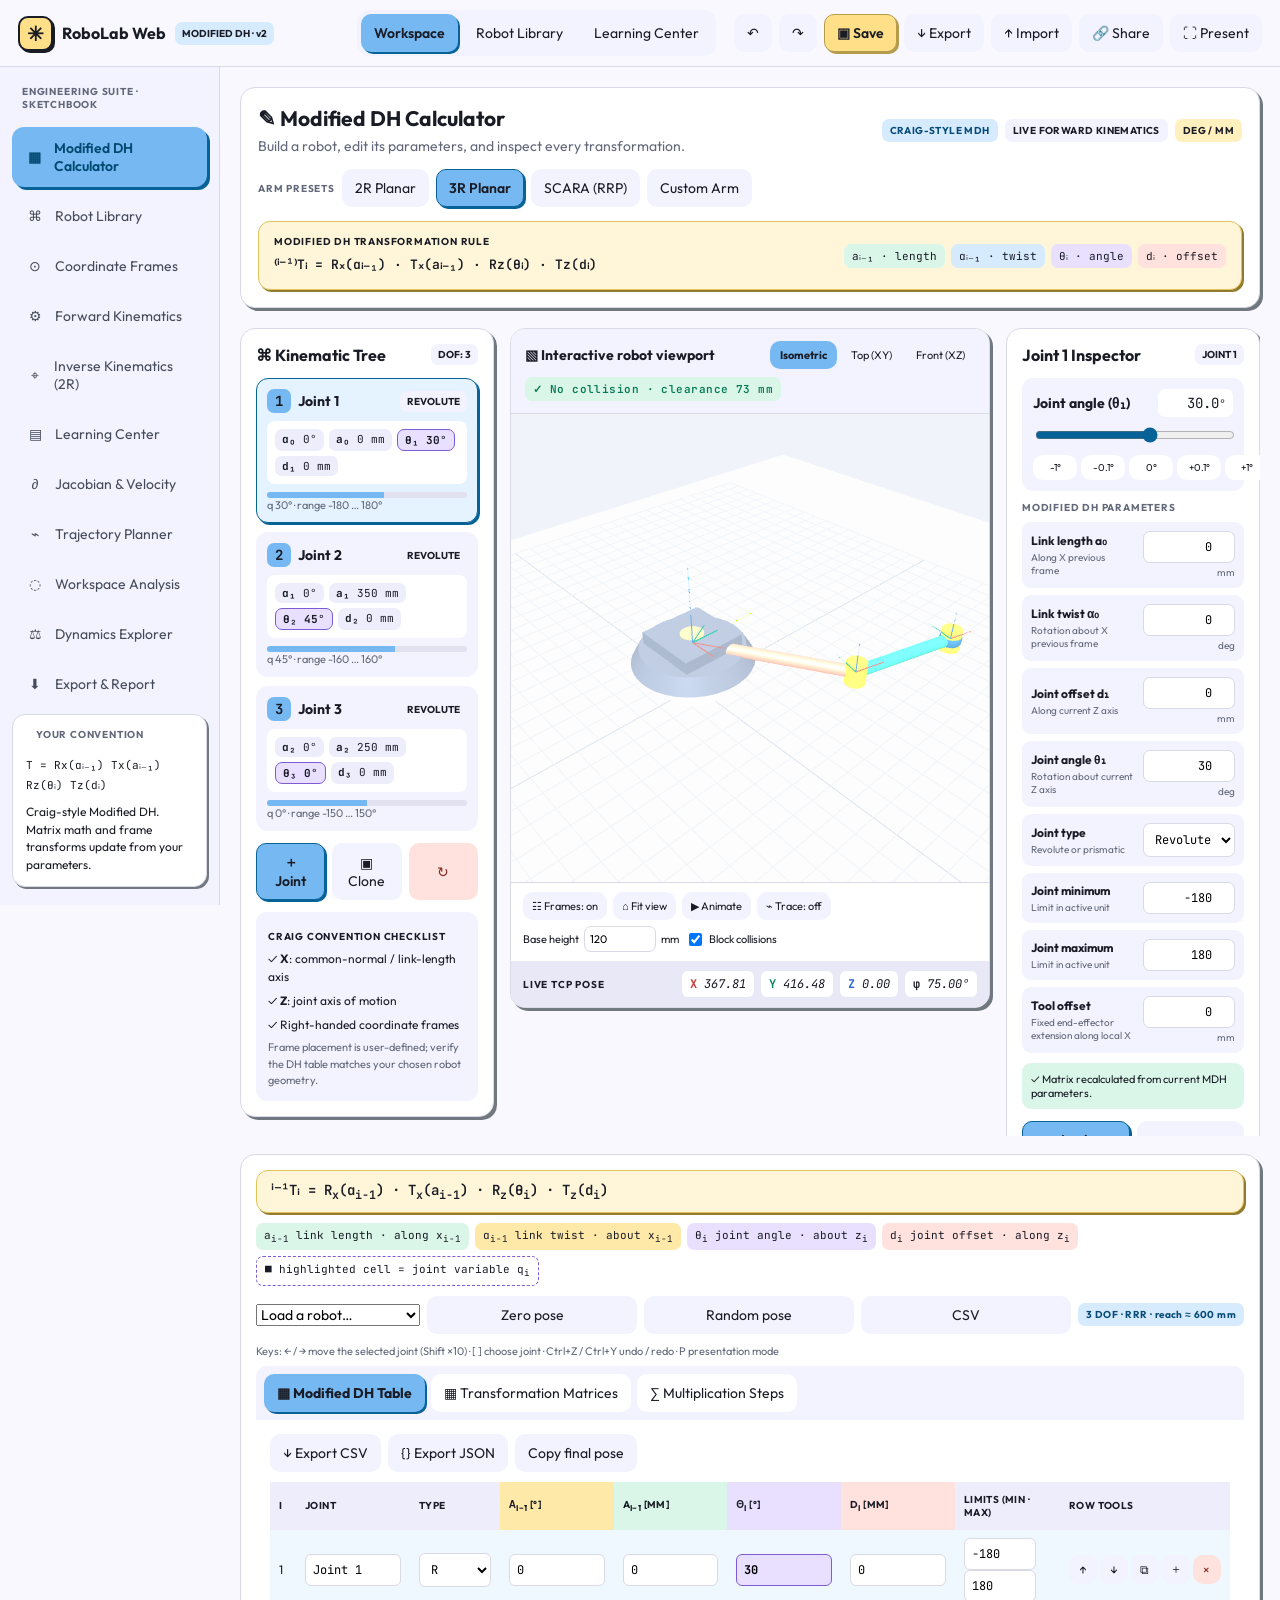
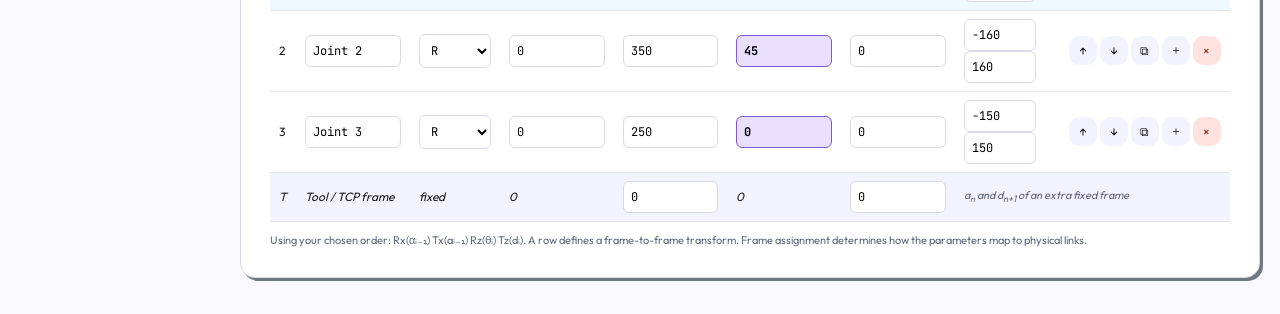
<file: index.html>
<!doctype html>
<html lang="en">
<head>
<meta charset="utf-8"><meta name="viewport" content="width=device-width,initial-scale=1">
<title>RoboLab Web</title>
<link rel="preconnect" href="https://fonts.googleapis.com"><link rel="preconnect" href="https://fonts.gstatic.com" crossorigin>
<link href="https://fonts.googleapis.com/css2?family=Outfit:wght@400;500;600;700&family=JetBrains+Mono:wght@400;500;600&display=swap" rel="stylesheet">
<style>
:root{--paper:#faf8ff;--white:#fff;--panel:#f3f2ff;--panel2:#ededfb;--ink:#191b25;--muted:#626879;--line:#d9d9e7;--blue:#76b9f2;--blue-dark:#076397;--coral:#ff8e80;--yellow:#ffe089;--mint:#a8e6cf;--lav:#c8b6f6;--shadow:3px 3px 0 #717880;--mono:'JetBrains Mono',monospace;--sans:'Outfit',sans-serif}
*{box-sizing:border-box}body{margin:0;background:var(--paper);color:var(--ink);font-family:var(--sans);font-size:14px}button,input,select{font:inherit}button{cursor:pointer;border:1px solid transparent;border-radius:10px;padding:9px 12px;background:var(--white);color:var(--ink);transition:.15s}button:hover{filter:brightness(.98);transform:translateY(-1px)}button:focus-visible,input:focus-visible,select:focus-visible{outline:3px solid #76b9f2aa;outline-offset:1px}.primary{background:var(--blue);border-color:var(--blue-dark);box-shadow:2px 2px 0 var(--blue-dark);font-weight:600}.gold{background:var(--yellow);border-color:#b59b4c;box-shadow:2px 2px 0 #b59b4c;font-weight:600}.soft{background:var(--panel)}.danger{background:#ffe2dd;color:#852b21}.mono{font-family:var(--mono);font-variant-numeric:tabular-nums}.muted{color:var(--muted)}.tiny{font-size:11px}.caps{font-size:10px;letter-spacing:.08em;text-transform:uppercase;font-weight:700}.appbar{position:sticky;top:0;z-index:10;display:flex;align-items:center;gap:18px;padding:10px 18px;background:#faf8ffed;backdrop-filter:blur(12px);border-bottom:1px solid var(--line);min-height:62px}.brand{display:flex;align-items:center;gap:9px;font-weight:700;font-size:16px;white-space:nowrap}.logo{display:grid;place-items:center;width:35px;height:35px;border:2px solid var(--ink);border-radius:10px;background:var(--yellow);box-shadow:2px 2px 0 var(--ink);font-size:20px}.tag{font-size:10px;background:#d7ebff;padding:5px 7px;border-radius:7px;font-weight:700}.topnav{display:flex;gap:5px;margin-left:auto;background:var(--panel);padding:4px;border-radius:12px}.topnav button{background:transparent}.topnav button.active{background:var(--blue);box-shadow:2px 2px 0 var(--blue-dark);font-weight:600}.shell{display:grid;grid-template-columns:220px minmax(0,1fr);min-height:calc(100vh - 62px)}aside{padding:18px 12px;background:#f3f2ff;border-right:1px solid var(--line);display:flex;flex-direction:column;gap:8px}aside .caps{padding:0 10px 8px;color:var(--muted)}.navitem{display:flex;gap:10px;align-items:center;text-align:left;background:transparent;padding:11px 12px;border-radius:12px;color:#454b5a;width:100%}.navitem.active{background:var(--blue);color:#004971;box-shadow:3px 3px 0 var(--blue-dark);font-weight:600}.navicon{width:20px;text-align:center}.aside-note{margin-top:auto;background:var(--white);border:1px solid var(--line);border-radius:13px;padding:13px;box-shadow:2px 2px 0 #717880}.aside-note p{margin:8px 0 0;line-height:1.45;font-size:12px}.content{padding:20px;min-width:0;max-width:1800px;width:100%;margin:auto}.hero,.panel{background:var(--white);border:1px solid var(--line);border-radius:15px;box-shadow:var(--shadow)}.hero{padding:17px;margin-bottom:20px}.hero-top{display:flex;align-items:center;justify-content:space-between;gap:12px;flex-wrap:wrap}.hero h1{font-size:21px;margin:0 0 6px}.pills{display:flex;gap:7px;flex-wrap:wrap;align-items:center}.pill{font-size:10px;letter-spacing:.04em;font-weight:700;border-radius:7px;padding:5px 8px;background:var(--panel)}.pill.blue{background:#d7ebff;color:#064b76}.pill.yellow{background:#fff0bd}.formula{display:flex;justify-content:space-between;gap:16px;align-items:center;flex-wrap:wrap;background:#fff6d9;border:1px solid #e0c35d;box-shadow:2px 2px 0 #927a2f;border-radius:12px;padding:13px 15px;margin-top:14px}.formula code{font-family:var(--mono);font-size:13px;font-weight:600;line-height:1.8}.legend{display:flex;gap:6px;flex-wrap:wrap}.legend span{font-size:11px;padding:5px 8px;border-radius:7px;font-family:var(--mono)}.legend .a{background:#d9f6e8}.legend .al{background:#d7ebff}.legend .d{background:#ffe1dd}.legend .th{background:#e9e0ff}.workspace{display:grid;grid-template-columns:minmax(220px, .82fr) minmax(360px,1.55fr) minmax(230px,.82fr);gap:16px;align-items:start}.panel{padding:15px;min-width:0;margin-bottom:16px}.panel-head{display:flex;align-items:center;justify-content:space-between;gap:10px;margin-bottom:13px}.panel h2{font-size:16px;margin:0}.panel h3{font-size:13px;margin:0}.badge{font-size:10px;padding:4px 7px;border-radius:7px;background:var(--panel);font-weight:700}.joint-list{display:flex;flex-direction:column;gap:9px}.joint-card{background:var(--panel);border:1px solid transparent;border-radius:12px;padding:10px;cursor:pointer}.joint-card.selected{background:#e5f2ff;border-color:var(--blue-dark);box-shadow:2px 2px 0 var(--blue-dark)}.joint-card .row{display:flex;justify-content:space-between;align-items:center;gap:6px;margin-bottom:8px}.joint-number{display:inline-grid;place-items:center;width:24px;height:24px;border-radius:7px;background:var(--blue);font-family:var(--mono);font-weight:700}.joint-meta{display:grid;grid-template-columns:1fr 1fr;gap:5px;background:#fff;border-radius:8px;padding:8px;font-family:var(--mono);font-size:10px}.button-row{display:flex;gap:7px;margin-top:12px;flex-wrap:wrap}.button-row button{flex:1}.checklist{background:var(--panel);border-radius:11px;padding:12px;margin-top:12px;font-size:12px;line-height:1.55}.checklist div{margin-top:5px}.check{color:#087a58;font-weight:700}.viewport-panel{padding:0;overflow:hidden}.viewport-head{padding:12px 14px;background:var(--panel);border-bottom:1px solid var(--line);display:flex;justify-content:space-between;align-items:center;gap:8px;flex-wrap:wrap}.view-tabs{display:flex;gap:4px}.view-tabs button{padding:6px 9px;font-size:11px;background:transparent}.view-tabs button.active{background:var(--blue);font-weight:700}.canvas{height:390px;position:relative;background:#fffefa;background-image:radial-gradient(#d9d9e7 1px,transparent 1px);background-size:20px 20px;overflow:hidden}.canvas svg{width:100%;height:100%;display:block}.viewport-tools{display:flex;gap:6px;flex-wrap:wrap;padding:9px 12px;background:#fff;border-top:1px solid var(--line)}.viewport-tools button{font-size:11px;padding:6px 8px;background:var(--panel)}.posebar{display:flex;align-items:center;justify-content:space-between;gap:8px;flex-wrap:wrap;padding:10px 12px;background:#e8e8f7}.pose-values{display:flex;gap:7px;flex-wrap:wrap;font-family:var(--mono);font-size:12px}.pose-values span{background:#fff;padding:5px 8px;border-radius:6px}.inspector-block{background:var(--panel);padding:11px;border-radius:11px;margin-bottom:10px}.field-head{display:flex;justify-content:space-between;align-items:center;gap:8px;margin-bottom:8px}.value{font-family:var(--mono);background:white;padding:5px 7px;border-radius:7px;min-width:75px;text-align:right}.range{width:100%;accent-color:var(--blue-dark)}.nudge{display:flex;gap:4px;margin-top:8px}.nudge button{flex:1;padding:5px 2px;font-size:10px;background:white}.param-field{display:grid;grid-template-columns:1fr 92px;gap:8px;align-items:center;padding:9px;background:var(--panel);border-radius:9px;margin-top:7px}.param-field label{font-size:12px}.param-field small{display:block;color:var(--muted);font-size:10px;margin-top:3px}.param-field input,.param-field select{width:100%;min-width:0;border:1px solid var(--line);border-radius:7px;background:white;padding:7px;font-family:var(--mono);font-size:12px;text-align:right}.status{font-size:11px;background:#d9f6e8;padding:9px;border-radius:9px;margin-top:10px}.lower{margin-top:18px}.tabbar{display:flex;gap:6px;flex-wrap:wrap;background:var(--panel);padding:8px;border-radius:11px 11px 0 0}.tabbar button.active{background:var(--blue);box-shadow:2px 2px 0 var(--blue-dark);font-weight:700}.tabcontent{padding:14px;overflow:auto}.table-wrap{overflow:auto}table{border-collapse:collapse;width:100%;min-width:760px;font-size:12px}th{background:var(--panel);text-align:left;font-size:10px;text-transform:uppercase;letter-spacing:.04em;padding:11px 9px}td{padding:8px 9px;border-bottom:1px solid #e4e5ee}tbody tr.selected{background:#eff7ff}td input,td select{width:100%;min-width:72px;padding:7px;border:1px solid var(--line);border-radius:6px;background:white;font:12px var(--mono)}.matrix-grid{display:grid;grid-template-columns:repeat(auto-fit,minmax(255px,1fr));gap:12px}.matrix-card{background:#fff;border:1px solid var(--line);border-radius:12px;padding:12px;overflow:auto}.matrix-card h3{margin-bottom:10px}.matrix{display:grid;grid-template-columns:repeat(4,minmax(45px,1fr));gap:4px;font:11px var(--mono);min-width:210px}.matrix span{background:var(--panel);padding:7px 4px;text-align:center;border-radius:4px}.matrix .highlight{background:#fff0bd}.result-strip{display:grid;grid-template-columns:repeat(4,1fr);gap:8px;margin-top:12px}.result-strip div{background:var(--panel);padding:10px;border-radius:9px}.result-strip strong{font:12px var(--mono);display:block;margin-top:5px}.toast{position:fixed;right:18px;bottom:18px;background:#202332;color:white;padding:12px 16px;border-radius:10px;box-shadow:0 5px 25px #0002;z-index:50;opacity:0;transform:translateY(12px);transition:.2s;pointer-events:none}.toast.show{opacity:1;transform:translateY(0)}.hidden{display:none!important}.footer-note{font-size:11px;color:var(--muted);line-height:1.5;margin-top:10px}.mobile-menu{display:none}
@media(max-width:1200px){.workspace{grid-template-columns:minmax(210px,.8fr) minmax(340px,1.4fr)}.right-col{grid-column:1/-1;display:grid;grid-template-columns:1fr 1fr;gap:14px}.right-col .panel{margin:0}.canvas{height:350px}}
@media(max-width:800px){.shell{grid-template-columns:1fr}aside{display:none}.content{padding:12px}.appbar{padding:9px 12px;gap:8px}.topnav{display:none}.brand{font-size:14px}.tag{display:none}.workspace{grid-template-columns:1fr}.right-col{grid-column:auto;display:block}.right-col .panel{margin-bottom:14px}.canvas{height:320px}.hero h1{font-size:18px}.result-strip{grid-template-columns:1fr 1fr}.formula code{font-size:11px}.appbar .hide-mobile{display:none}}
</style><script src="vendor/three.min.js"></script>
<style>
/* Integrated robotics analysis panels — same Crayon light theme */
#robot3d{display:block;width:100%;height:100%;min-height:390px;touch-action:none;background:#f0f4fa}
.canvas{position:relative}
.advanced-grid{display:grid;grid-template-columns:repeat(2,minmax(0,1fr));gap:14px}
.analysis-output{background:#f3f2ff;border:1px solid var(--line);border-radius:11px;padding:12px;overflow:auto}
.analysis-output table{min-width:0}
.analysis-output td,.analysis-output th{padding:8px;border-bottom:1px solid var(--line);text-align:right;font-family:var(--mono);font-size:12px}
.analysis-output th:first-child,.analysis-output td:first-child{text-align:left}
.field-row{display:flex;align-items:center;gap:10px;flex-wrap:wrap;margin:9px 0}
.field-row label{font-size:12px;color:var(--muted)}.field-row input,.field-row select{max-width:150px;border:1px solid var(--line);border-radius:8px;padding:8px;background:#fff;color:var(--ink)}
.plot-box{width:100%;height:270px;background:#f8faff;border:1px solid var(--line);border-radius:10px}
@media(max-width:900px){.advanced-grid{grid-template-columns:1fr}#robot3d{min-height:320px}}
</style>
<meta name="description" content="RoboLab Web: an interactive Modified-DH (Craig) robot kinematics and dynamics studio with 3D visualisation, inverse kinematics, Jacobian, trajectories and collision checking.">
<meta name="theme-color" content="#faf8ff"><meta property="og:title" content="RoboLab Web"><meta property="og:description" content="Interactive Modified Denavit–Hartenberg robot kinematics studio."><meta property="og:type" content="website"><meta property="og:url" content="https://kanishkpatel0206.github.io/crayon-robotics-lab/"><link rel="canonical" href="https://kanishkpatel0206.github.io/crayon-robotics-lab/">
<link rel="icon" href="data:image/svg+xml,%3Csvg xmlns='http://www.w3.org/2000/svg' viewBox='0 0 64 64'%3E%3Crect x='6' y='6' width='52' height='52' rx='14' fill='%23ffe089' stroke='%23191b25' stroke-width='4'/%3E%3Ctext x='32' y='44' font-size='34' text-anchor='middle'%3E%E2%9C%B3%3C/text%3E%3C/svg%3E">
</head>
<body>
<header class="appbar">
  <div class="brand"><div class="logo">✳</div><span>RoboLab Web</span><span class="tag">MODIFIED DH · v2</span></div>
  <div class="topnav"><button class="active" data-page="workspace">Workspace</button><button data-page="library">Robot Library</button><button data-page="learn">Learning Center</button></div>
  <div style="display:flex;gap:7px;align-items:center"><button class="soft hide-mobile" id="undoBtn" title="Undo">↶</button><button class="soft hide-mobile" id="redoBtn" title="Redo">↷</button><button class="gold" id="saveBtn">▣ Save</button><button class="soft hide-mobile" id="exportBtn">↓ Export</button></div>
</header>
<div class="shell">
<aside>
  <div class="caps">Engineering suite · sketchbook</div>
  <button class="navitem active" data-page="workspace"><span class="navicon">▦</span>Modified DH Calculator</button>
  <button class="navitem" data-page="library"><span class="navicon">⌘</span>Robot Library</button>
  <button class="navitem" data-page="frames"><span class="navicon">⊙</span>Coordinate Frames</button>
  <button class="navitem" data-page="fk"><span class="navicon">⚙</span>Forward Kinematics</button>
  <button class="navitem" data-page="ik"><span class="navicon">⌖</span>Inverse Kinematics (2R)</button>
  <button class="navitem" data-page="learn"><span class="navicon">▤</span>Learning Center</button>
  <button class="navitem" data-page="jacobian"><span class="navicon">∂</span>Jacobian & Velocity</button>
  <button class="navitem" data-page="trajectory"><span class="navicon">⌁</span>Trajectory Planner</button>
  <button class="navitem" data-page="workspaceAnalysis"><span class="navicon">◌</span>Workspace Analysis</button>
  <button class="navitem" data-page="dynamics"><span class="navicon">⚖</span>Dynamics Explorer</button>
  <div class="aside-note"><div class="caps">Your convention</div><div class="mono" style="font-size:11px;line-height:1.8;margin-top:7px">T = Rx(αᵢ₋₁) Tx(aᵢ₋₁) Rz(θᵢ) Tz(dᵢ)</div><p>Craig-style Modified DH. Matrix math and frame transforms update from your parameters.</p></div>
</aside>
<main class="content">
<section id="workspacePage">
  <div class="hero">
    <div class="hero-top"><div><h1>✎ Modified DH Calculator</h1><div class="muted">Build a robot, edit its parameters, and inspect every transformation.</div></div><div class="pills"><span class="pill blue">CRAIG-STYLE MDH</span><span class="pill">LIVE FORWARD KINEMATICS</span><span class="pill yellow">DEG / MM</span></div></div>
    <div class="pills" style="margin-top:14px"><span class="caps muted">Arm presets</span><button class="soft" data-preset="2r">2R Planar</button><button class="primary" data-preset="3r">3R Planar</button><button class="soft" data-preset="scara">SCARA (RRP)</button><button class="soft" data-preset="custom">Custom Arm</button></div>
    <div class="formula"><div><div class="caps" style="margin-bottom:5px">Modified DH transformation rule</div><code>⁽ⁱ⁻¹⁾Tᵢ = Rₓ(αᵢ₋₁) · Tₓ(aᵢ₋₁) · Rz(θᵢ) · Tz(dᵢ)</code></div><div class="legend"><span class="a">aᵢ₋₁ · length</span><span class="al">αᵢ₋₁ · twist</span><span class="th">θᵢ · angle</span><span class="d">dᵢ · offset</span></div></div>
  </div>
  <div class="workspace">
    <section class="panel"><div class="panel-head"><h2>⌘ Kinematic Tree</h2><span class="badge" id="dofBadge">DOF: 3</span></div><div class="joint-list" id="jointList"></div><div class="button-row"><button class="primary" id="addJointBtn">＋ Joint</button><button class="soft" id="cloneBtn">▣ Clone</button><button class="danger" id="resetBtn">↻</button></div><div class="checklist"><div class="caps">Craig convention checklist</div><div>✓ <b>X</b>: common-normal / link-length axis</div><div>✓ <b>Z</b>: joint axis of motion</div><div>✓ Right-handed coordinate frames</div><div class="footer-note">Frame placement is user-defined; verify the DH table matches your chosen robot geometry.</div></div></section>
    <section class="panel viewport-panel"><div class="viewport-head"><b>▧ Interactive robot viewport</b><div class="view-tabs"><button class="active" data-view="iso">Isometric</button><button data-view="top">Top (XY)</button><button data-view="front">Front (XZ)</button></div></div><div class="canvas"><canvas id="robot3d" aria-label="Interactive 3D Modified-DH robot visualizer; drag to orbit and scroll to zoom"></canvas><svg id="robotSvg" viewBox="0 0 700 460" role="img" aria-label="2D robot fallback" style="display:none"></svg><div id="webglFallback" class="tiny muted" style="display:none;padding:8px">3D renderer unavailable; use the analysis panels and matrices below.</div></div><div class="viewport-tools"><button id="toggleFrames">☷ Frames: on</button><button id="fitView">⌂ Fit view</button><button id="animateBtn">▶ Animate</button><button id="traceBtn">⌁ Trace: off</button></div><div class="posebar"><span class="caps">Live TCP pose</span><div class="pose-values"><span><b style="color:#c83c37">X</b> <i id="poseX">—</i></span><span><b style="color:#07895b">Y</b> <i id="poseY">—</i></span><span><b style="color:#2768d8">Z</b> <i id="poseZ">—</i></span><span><b>φ</b> <i id="posePhi">—</i></span></div></div></section>
    <section class="right-col"><div class="panel"><div class="panel-head"><h2 id="inspectorTitle">Joint Inspector</h2><span class="badge" id="activeBadge">ACTIVE</span></div><div class="inspector-block"><div class="field-head"><b id="jointVariableLabel">Joint angle (θ₁)</b><span class="value"><span id="jointValue">30</span><small>°</small></span></div><input class="range" type="range" id="jointSlider" min="-180" max="180" step="0.1" value="30"><div class="nudge"><button data-step="-1">−1°</button><button data-step="-0.1">−0.1°</button><button data-step="0">0°</button><button data-step="0.1">+0.1°</button><button data-step="1">+1°</button></div></div><div class="caps muted" style="margin:8px 0">Modified DH parameters</div><div id="paramFields"></div><div class="param-field"><label><b>Tool offset</b><small>Fixed end-effector extension along local X</small></label><div><input id="toolOffsetInput" type="number" step="1" value="0"><small style="text-align:right">mm</small></div></div><div class="status" id="statusBox">✓ Parameters valid. Matrix recalculated.</div><div class="button-row"><button class="primary" id="applyBtn">Apply params</button><button class="soft" id="resetSelectedBtn">Reset joint</button></div></div>
    <div class="panel"><div class="panel-head"><h2>End-effector summary</h2><span class="badge">TCP</span></div><div class="result-strip" style="grid-template-columns:1fr 1fr"><div><span class="caps">X (mm)</span><strong id="sumX">—</strong></div><div><span class="caps">Y (mm)</span><strong id="sumY">—</strong></div><div><span class="caps">Z (mm)</span><strong id="sumZ">—</strong></div><div><span class="caps">Yaw</span><strong id="sumPhi">—</strong></div></div><div class="footer-note">Values are computed from the matrix product of the MDH rows. For a physical arm, assign frames according to your joint-axis geometry.</div></div></section>
  </div>
  <section class="panel lower"><div class="tabbar"><button class="active" data-tab="table">▦ Modified DH Table</button><button data-tab="matrices">▦ Transformation Matrices</button><button data-tab="steps">∑ Multiplication Steps</button></div><div class="tabcontent" id="tableTab"><div class="pills" style="margin-bottom:10px"><button class="soft" id="csvBtn">↓ Export CSV</button><button class="soft" id="jsonBtn">{} Export JSON</button><button class="soft" id="copyPoseBtn">Copy final pose</button></div><div class="table-wrap"><table><thead><tr><th>i</th><th>Joint name</th><th>aᵢ₋₁ (mm)</th><th>αᵢ₋₁ (deg)</th><th>θᵢ (deg)</th><th>dᵢ (mm)</th><th>Type</th><th>Limits</th><th>Actions</th></tr></thead><tbody id="dhTableBody"></tbody></table></div><div class="footer-note">Using your chosen order: Rx(αᵢ₋₁) Tx(aᵢ₋₁) Rz(θᵢ) Tz(dᵢ). A row defines a frame-to-frame transform. Frame assignment determines how the parameters map to physical links.</div></div><div class="tabcontent hidden" id="matricesTab"><div class="matrix-grid" id="matrixGrid"></div></div><div class="tabcontent hidden" id="stepsTab"><div id="stepsContent"></div></div></section>
</section>
<section id="libraryPage" class="hidden"><div class="hero"><h1>Robot Library</h1><p class="muted">Load a starter configuration into the same Modified-DH workspace. These are educational kinematic models, not manufacturer-accurate CAD assemblies.</p></div><div class="matrix-grid">
<div class="panel"><h2>2R Planar Arm</h2><p>Two revolute joints for basic planar forward and inverse kinematics.</p><button class="primary" data-preset="2r">Load 2R</button></div>
<div class="panel"><h2>3R Planar Arm</h2><p>Three revolute joints for redundant planar positioning and orientation studies.</p><button class="primary" data-preset="3r">Load 3R</button></div>
<div class="panel"><h2>SCARA (RRP)</h2><p>Two revolute joints and a prismatic vertical slide; useful for pick-and-place concepts.</p><button class="primary" data-preset="scara">Load SCARA</button></div>
<div class="panel"><h2>4R Planar Manipulator</h2><p>Four revolute joints for redundant reach and joint-space motion experiments.</p><button class="primary" data-preset="4r">Load 4R</button></div>
<div class="panel"><h2>5-Axis Articulated Arm</h2><p>Five revolute joints with nonzero twists to explore 3D coordinate frames.</p><button class="primary" data-preset="5r">Load 5-axis</button></div>
<div class="panel"><h2>6R Industrial-Style Arm</h2><p>A simplified six-revolute-joint serial arm for Jacobian, workspace and trajectory studies.</p><button class="primary" data-preset="6r">Load 6R</button></div>
<div class="panel"><h2>Cartesian Gantry (PPP)</h2><p>Three prismatic axes with different directions; useful for studying linear stages.</p><button class="primary" data-preset="cartesian">Load PPP</button></div>
<div class="panel"><h2>Custom Arm</h2><p>Start with a compact arm and modify link lengths, twists, joint types and limits.</p><button class="primary" data-preset="custom">Start custom</button></div>
</div></section>
<section id="framesPage" class="hidden"><div class="hero"><h1>Coordinate Frames</h1><p>Frame axes are drawn from the cumulative homogeneous transformations. Red = X, green = Y, blue = Z.</p></div><div class="panel"><h2>Frame transforms</h2><div class="matrix-grid" id="frameGrid"></div></div></section>
<section id="fkPage" class="hidden"><div class="hero"><h1>Forward Kinematics</h1><p>Compute the base-to-tool pose by multiplying the selected Modified DH transforms in sequence.</p></div><div class="panel"><div id="fkSummary"></div><button class="primary" id="fkGo">Recalculate forward kinematics</button></div><div class="panel"><h2>Final transform</h2><div id="fkMatrix"></div></div></section>
<section id="ikPage" class="hidden"><div class="hero"><h1>Inverse Kinematics</h1><p>Use the analytic 2R solver for planar arms, or damped least-squares position IK for the currently loaded Modified-DH robot.</p></div><div class="panel"><h2>Analytical planar 2R</h2><p class="muted tiny">For a two-link planar arm. Applies joint angles to joints 1 and 2 only.</p><div class="pills"><label>Target X (mm) <input id="ikX" type="number" value="350" style="width:110px;padding:8px;border:1px solid var(--line);border-radius:8px"></label><label>Target Y (mm) <input id="ikY" type="number" value="150" style="width:110px;padding:8px;border:1px solid var(--line);border-radius:8px"></label><button class="primary" id="solveIK">Solve 2R IK</button></div><div id="ikResult" style="margin-top:14px"></div></div><div class="panel" style="margin-top:14px"><h2>General IK · Damped least squares (position or full pose)</h2><p class="muted tiny">Verified damped-least-squares solver with multi-start, joint limits and optional orientation matching, using the analytic geometric Jacobian. Every answer is re-checked with forward kinematics; unreachable or singular targets are reported honestly.</p><div class="pills"><label>Target X (mm) <input id="ik3X" type="number" value="350" style="width:100px;padding:8px;border:1px solid var(--line);border-radius:8px"></label><label>Target Y (mm) <input id="ik3Y" type="number" value="150" style="width:100px;padding:8px;border:1px solid var(--line);border-radius:8px"></label><label>Target Z (mm) <input id="ik3Z" type="number" value="0" style="width:100px;padding:8px;border:1px solid var(--line);border-radius:8px"></label><button class="primary" id="solveIK3D">Solve position IK</button></div><div id="ik3Result" class="analysis-output" style="margin-top:14px">Choose a robot in Robot Library, enter a target and solve.</div></div></section>
<section id="learnPage" class="hidden"><div class="hero"><h1>Learning Center</h1><p>Learn the parameters and understand how the transformation is built.</p></div><div class="matrix-grid"><div class="panel"><h2>1. Link length · aᵢ₋₁</h2><p>Translation along the previous frame's X axis. It represents the common-normal distance between adjacent joint axes.</p></div><div class="panel"><h2>2. Link twist · αᵢ₋₁</h2><p>Rotation about the previous frame's X axis, describing the angle between the adjacent Z axes.</p></div><div class="panel"><h2>3. Joint angle · θᵢ</h2><p>Rotation about the current joint Z axis. It is variable for revolute joints.</p></div><div class="panel"><h2>4. Joint offset · dᵢ</h2><p>Translation along the current joint Z axis. It is variable for prismatic joints.</p></div><div class="panel"><h2>Your chosen transformation order</h2><code class="mono">T = Rx(αᵢ₋₁) Tx(aᵢ₋₁) Rz(θᵢ) Tz(dᵢ)</code><p class="footer-note">The first two operations commute because both act along/about X. The row indexing and frame assignment still matter.</p></div><div class="panel"><h2>How to check your answer</h2><p>1. Validate every frame assignment. 2. Build each 4×4 matrix. 3. Multiply left-to-right. 4. Read the final matrix's last column for position. 5. Check units and joint-axis signs.</p></div></div></section>
<section id="jacobianPage" class="hidden">
 <div class="hero"><div class="hero-top"><div><h1>∂ Jacobian & Velocity Analysis</h1><div class="muted">Full 6×n geometric Jacobian of the active Modified-DH model, validated against finite differences.</div></div><span class="pill blue">LIVE MODEL</span></div></div>
 <div class="panel"><div class="panel-head"><h2>Linear Jacobian Jv</h2><button class="primary" id="jacobianRefresh">Recalculate</button></div><p class="muted tiny">Computed analytically (cross-checked against finite differences). Revolute columns are mm/rad; prismatic columns are mm/mm. Rows 1–3 are linear velocity, rows 4–6 angular velocity.</p><div class="analysis-output" id="jacobianResult">Recalculate to view the Jacobian.</div><div class="field-row"><label>Joint rates (active unit/s)</label><button class="soft" id="zeroRates">Set all rates to zero</button></div><div id="rateInputs"></div><div class="analysis-output" id="velocityResult">TCP linear velocity will appear here.</div></div>
</section>
<section id="trajectoryPage" class="hidden">
 <div class="hero"><h1>⌁ Trajectory Planner</h1><p>Plan cubic or quintic joint-space motion for the selected joint. Playback updates the same robot and Modified-DH calculations used by the main workspace.</p></div>
 <div class="panel"><div class="advanced-grid"><div><h2>Trajectory settings</h2><div class="field-row"><label>Joint</label><select id="trajJoint"></select></div><div class="field-row"><label>Start value</label><input id="trajStart" type="number" value="-45" step="1"></div><div class="field-row"><label>End value</label><input id="trajEnd" type="number" value="45" step="1"></div><div class="field-row"><label>Duration (s)</label><input id="trajDuration" type="number" min="0.2" max="60" value="4" step="0.2"></div><div class="field-row"><label>Interpolation</label><select id="trajType"><option value="cubic">Cubic · zero endpoint velocity</option><option value="quintic">Quintic · zero endpoint velocity & acceleration</option></select></div><div class="button-row"><button class="primary" id="trajGenerate">Generate trajectory</button><button class="soft" id="trajPlay">▶ Play</button><button class="soft" id="trajStop">Stop</button></div><div class="status" id="trajStatus">Choose a joint and generate a trajectory.</div></div><div><h2>Position profile</h2><canvas id="trajPlot" class="plot-box" width="700" height="220" aria-label="Trajectory position plot"></canvas><h3 style="margin:12px 0 6px">Velocity profile</h3><canvas id="trajVelPlot" class="plot-box" width="700" height="170" aria-label="Trajectory velocity plot"></canvas><h3 style="margin:12px 0 6px">Acceleration profile</h3><canvas id="trajAccPlot" class="plot-box" width="700" height="170" aria-label="Trajectory acceleration plot"></canvas><p class="footer-note">Cubic interpolation gives zero endpoint velocity; quintic gives zero endpoint velocity and acceleration. These are joint-space references, not collision-checked motion plans.</p></div></div></div>
</section>
<section id="workspaceAnalysisPage" class="hidden">
 <div class="hero"><h1>◌ Workspace Analysis</h1><p>Sample the active robot's reachable TCP positions by sweeping its joint limits. Results are approximate and depend on the DH frame assignment.</p></div>
 <div class="panel"><div class="field-row"><label>Sample count</label><select id="workspaceSamples"><option value="300">300 (quick)</option><option value="1000" selected>1,000</option><option value="3000">3,000</option><option value="8000">8,000</option></select><label>Projection</label><select id="workspaceProjection"><option value="xy">XY (top)</option><option value="xz">XZ (front)</option><option value="yz">YZ (side)</option></select><button class="primary" id="workspaceRun">Sample workspace</button><button class="soft" id="workspaceCsv">Export points CSV</button></div><canvas id="workspacePlot" class="plot-box" width="900" height="360" aria-label="Sampled reachable workspace"></canvas><div id="workspaceSummary" class="status">Run sampling to estimate the workspace.</div></div>
</section>
<section id="dynamicsPage" class="hidden">
 <div class="hero"><h1>⚖ Dynamics Explorer</h1><p>Transparent, simplified single-joint torque estimate for learning. It is not a full multi-body inverse-dynamics solver and should not be used to size real hardware.</p></div>
 <div class="panel"><div class="advanced-grid"><div><h2>Assumptions</h2><div class="field-row"><label>Selected joint</label><select id="dynJoint"></select></div><div class="field-row"><label>Downstream equivalent mass (kg)</label><input id="dynMass" type="number" min="0" value="1.5" step="0.1"></div><div class="field-row"><label>Effective lever arm (m)</label><input id="dynArm" type="number" min="0" value="0.25" step="0.01"></div><div class="field-row"><label>Joint acceleration (rad/s²)</label><input id="dynAccel" type="number" value="0" step="0.1"></div><div class="field-row"><label>Equivalent inertia (kg·m²)</label><input id="dynInertia" type="number" min="0" value="0.08" step="0.01"></div><button class="primary" id="dynCalculate">Estimate torque</button></div><div><h2>Estimate</h2><div id="dynResult" class="analysis-output">Enter assumptions and calculate.</div><p class="footer-note">Model: τ ≈ m g r |sin θ| + I α for a revolute joint. Prismatic joints are reported as force, F ≈ m(g + a), using the same simple vertical-load assumption.</p></div></div></div>
</section>
</main></div>
<div class="toast" id="toast"></div>
<script>
/* ============================================================================
   RoboLab Web — calculation core
   Pure JavaScript. No DOM, no Three.js. Can be tested in Node (see tests/).
   Units: metres, radians internally. Robot joint parameters store alpha/theta in
   DEGREES (as shown in the DH table); joint values q are SI (rad or m).
   Convention: classical (distal) Denavit–Hartenberg:
       T(i-1,i) = Rz(theta) · Tz(d) · Tx(a) · Rx(alpha)
   ========================================================================== */
const RL = (function () {
  'use strict';
  const D2R = Math.PI / 180, R2D = 180 / Math.PI, TWO_PI = 2 * Math.PI;
  const clamp = (x, lo, hi) => Math.min(hi, Math.max(lo, x));
  const isNum = (x) => typeof x === 'number' && Number.isFinite(x);
  function wrapPi(a) { a = (a + Math.PI) % TWO_PI; if (a < 0) a += TWO_PI; return a - Math.PI; }

  /* ---------------------------- vectors ---------------------------------- */
  const V = {
    add: (a, b) => [a[0] + b[0], a[1] + b[1], a[2] + b[2]],
    sub: (a, b) => [a[0] - b[0], a[1] - b[1], a[2] - b[2]],
    scale: (a, s) => [a[0] * s, a[1] * s, a[2] * s],
    dot: (a, b) => a[0] * b[0] + a[1] * b[1] + a[2] * b[2],
    cross: (a, b) => [a[1] * b[2] - a[2] * b[1], a[2] * b[0] - a[0] * b[2], a[0] * b[1] - a[1] * b[0]],
    norm: (a) => Math.hypot(a[0], a[1], a[2]),
  };
  const vnorm = (a) => Math.sqrt(a.reduce((s, x) => s + x * x, 0));

  /* ---------------------------- matrices --------------------------------- */
  const Mx = {
    zeros: (r, c) => Array.from({ length: r }, () => new Array(c).fill(0)),
    eye(n) { const I = Mx.zeros(n, n); for (let i = 0; i < n; i++) I[i][i] = 1; return I; },
    mul(A, B) {
      const n = A.length, k = B.length, m = B[0].length, C = Mx.zeros(n, m);
      for (let i = 0; i < n; i++) for (let l = 0; l < k; l++) {
        const a = A[i][l]; if (a === 0) continue;
        for (let j = 0; j < m; j++) C[i][j] += a * B[l][j];
      }
      return C;
    },
    T(A) { const r = A.length, c = A[0].length, B = Mx.zeros(c, r); for (let i = 0; i < r; i++) for (let j = 0; j < c; j++) B[j][i] = A[i][j]; return B; },
    mulVec(A, v) { return A.map(row => row.reduce((s, a, j) => s + a * v[j], 0)); },
    /* Gaussian elimination with partial pivoting. Returns null when singular. */
    solve(A, b) {
      const n = A.length, M = A.map((r, i) => r.concat([b[i]]));
      let scale = 0; for (let i = 0; i < n; i++) for (let j = 0; j < n; j++) scale = Math.max(scale, Math.abs(A[i][j]));
      if (scale === 0) return null;
      for (let c = 0; c < n; c++) {
        let p = c; for (let r = c + 1; r < n; r++) if (Math.abs(M[r][c]) > Math.abs(M[p][c])) p = r;
        if (Math.abs(M[p][c]) < 1e-13 * scale) return null;
        if (p !== c) { const t = M[p]; M[p] = M[c]; M[c] = t; }
        for (let r = c + 1; r < n; r++) {
          const f = M[r][c] / M[c][c]; if (f === 0) continue;
          for (let k = c; k <= n; k++) M[r][k] -= f * M[c][k];
        }
      }
      const x = new Array(n).fill(0);
      for (let i = n - 1; i >= 0; i--) { let s = M[i][n]; for (let j = i + 1; j < n; j++) s -= M[i][j] * x[j]; x[i] = s / M[i][i]; }
      return x;
    },
    /* Eigenvalues of a symmetric matrix (cyclic Jacobi), sorted descending. */
    eigSym(A0) {
      const n = A0.length, A = A0.map(r => r.slice());
      for (let sweep = 0; sweep < 80; sweep++) {
        let off = 0, dg = 0;
        for (let i = 0; i < n; i++) { dg += A[i][i] * A[i][i]; for (let j = i + 1; j < n; j++) off += A[i][j] * A[i][j]; }
        if (off <= 1e-30 * (1 + dg)) break;
        for (let p = 0; p < n - 1; p++) for (let q = p + 1; q < n; q++) {
          if (Math.abs(A[p][q]) < 1e-300) continue;
          const th = (A[q][q] - A[p][p]) / (2 * A[p][q]);
          const t = (th >= 0 ? 1 : -1) / (Math.abs(th) + Math.sqrt(th * th + 1));
          const c = 1 / Math.sqrt(t * t + 1), s = t * c;
          for (let k = 0; k < n; k++) { const akp = A[k][p], akq = A[k][q]; A[k][p] = c * akp - s * akq; A[k][q] = s * akp + c * akq; }
          for (let k = 0; k < n; k++) { const apk = A[p][k], aqk = A[q][k]; A[p][k] = c * apk - s * aqk; A[q][k] = s * apk + c * aqk; }
        }
      }
      return A.map((r, i) => r[i]).sort((a, b) => b - a);
    },
  };

  /* ----------------------- rigid-body transforms ------------------------- */
  const eye4 = () => Mx.eye(4);
  const Rof = (T) => [[T[0][0], T[0][1], T[0][2]], [T[1][0], T[1][1], T[1][2]], [T[2][0], T[2][1], T[2][2]]];
  const Pof = (T) => [T[0][3], T[1][3], T[2][3]];
  const colOf = (T, j) => [T[0][j], T[1][j], T[2][j]];

  /** Classical DH link transform (angles in radians). */
  function dhMatrix(a, alpha, d, theta) {
    const ct = Math.cos(theta), st = Math.sin(theta), ca = Math.cos(alpha), sa = Math.sin(alpha);
    return [[ct, -st * ca, st * sa, a * ct], [st, ct * ca, -ct * sa, a * st], [0, sa, ca, d], [0, 0, 0, 1]];
  }
  /** Modified (Craig) DH link transform: Rx(alpha[i-1]) Tx(a[i-1]) Rz(theta[i]) Tz(d[i]). */
  function mdhMatrix(a, alpha, d, theta) {
    const ct = Math.cos(theta), st = Math.sin(theta), ca = Math.cos(alpha), sa = Math.sin(alpha);
    return [[ct, -st, 0, a], [st * ca, ct * ca, -sa, -sa * d], [st * sa, ct * sa, ca, ca * d], [0, 0, 0, 1]];
  }
  function invT(T) {
    const R = Rof(T), Rt = Mx.T(R), p = Pof(T), pi = Mx.mulVec(Rt, p).map(x => -x);
    return [[Rt[0][0], Rt[0][1], Rt[0][2], pi[0]], [Rt[1][0], Rt[1][1], Rt[1][2], pi[1]], [Rt[2][0], Rt[2][1], Rt[2][2], pi[2]], [0, 0, 0, 1]];
  }
  /** R = Rz(yaw) Ry(pitch) Rx(roll)  (ZYX / "RPY" convention), angles in rad. */
  function rpyToR(r, p, y) {
    const cr = Math.cos(r), sr = Math.sin(r), cp = Math.cos(p), sp = Math.sin(p), cy = Math.cos(y), sy = Math.sin(y);
    return [[cy * cp, cy * sp * sr - sy * cr, cy * sp * cr + sy * sr],
            [sy * cp, sy * sp * sr + cy * cr, sy * sp * cr - cy * sr],
            [-sp, cp * sr, cp * cr]];
  }
  function rToRPY(R) {
    const pitch = Math.asin(clamp(-R[2][0], -1, 1));
    if (Math.abs(R[2][0]) < 1 - 1e-9) return { roll: Math.atan2(R[2][1], R[2][2]), pitch, yaw: Math.atan2(R[1][0], R[0][0]), gimbal: false };
    return { roll: 0, pitch, yaw: Math.atan2(-R[0][1], R[1][1]), gimbal: true };
  }
  function rotationCheck(R) {
    const RtR = Mx.mul(Mx.T(R), R); let e = 0;
    for (let i = 0; i < 3; i++) for (let j = 0; j < 3; j++) e = Math.max(e, Math.abs(RtR[i][j] - (i === j ? 1 : 0)));
    const det = R[0][0] * (R[1][1] * R[2][2] - R[1][2] * R[2][1]) - R[0][1] * (R[1][0] * R[2][2] - R[1][2] * R[2][0]) + R[0][2] * (R[1][0] * R[2][1] - R[1][1] * R[2][0]);
    return { orthError: e, det };
  }
  /** Rotation vector (axis * angle) of a rotation matrix. */
  function logRot(R) {
    const c = clamp((R[0][0] + R[1][1] + R[2][2] - 1) / 2, -1, 1), ang = Math.acos(c);
    const w = [R[2][1] - R[1][2], R[0][2] - R[2][0], R[1][0] - R[0][1]];
    if (ang < 1e-7) return [w[0] / 2, w[1] / 2, w[2] / 2];
    if (Math.PI - ang < 1e-5) {
      const ax = [Math.sqrt(Math.max(0, (R[0][0] + 1) / 2)), Math.sqrt(Math.max(0, (R[1][1] + 1) / 2)), Math.sqrt(Math.max(0, (R[2][2] + 1) / 2))];
      let k = 0; if (ax[1] > ax[k]) k = 1; if (ax[2] > ax[k]) k = 2;
      for (let i = 0; i < 3; i++) if (i !== k) ax[i] = (R[k][i] + R[i][k]) / (4 * ax[k]);
      if (V.dot(ax, w) < 0) for (let i = 0; i < 3; i++) ax[i] = -ax[i];
      return V.scale(ax, ang);
    }
    return V.scale(w, ang / (2 * Math.sin(ang)));
  }

  /* ------------------------------ robots --------------------------------- */
  function makeJoint(o) {
    return Object.assign({ name: 'Joint', linkName: 'Link', type: 'R', a: 0, alpha: 0, d: 0, theta: 0, qmin: -180, qmax: 180,
      mass: 1, com: [0, 0, 0], inertia: [0.01, 0.01, 0.01] }, o || {});
  }
  /** Fill mass properties from a slender-rod approximation of the DH link geometry. */
  function autoInertial(j, mass) {
    const m = mass === undefined ? j.mass : mass, al = j.alpha * D2R, len = Math.hypot(j.a, j.d);
    j.mass = m;
    j.com = [-j.a / 2, -j.d * Math.sin(al) / 2, -j.d * Math.cos(al) / 2];
    const I = m * (len * len / 12 + 1e-4);
    j.inertia = [I, I, I];
    return j;
  }
  const jointLimitsSI = (j) => j.type === 'R' ? [j.qmin * D2R, j.qmax * D2R] : [j.qmin, j.qmax];
  const jointDisplayScale = (j) => j.type === 'R' ? R2D : 1;
  function clampQ(robot, q) { return q.map((v, i) => { const [lo, hi] = jointLimitsSI(robot.joints[i]); return clamp(v, lo, hi); }); }
  const qWithinLimits = (robot, q, tol = 1e-9) => q.every((v, i) => { const [lo, hi] = jointLimitsSI(robot.joints[i]); return v >= lo - tol && v <= hi + tol; });
  const reachEstimate = (robot) => robot.joints.reduce((s, j) => s + Math.abs(j.a) + Math.abs(j.d) + (j.type === 'P' ? Math.max(Math.abs(j.qmin), Math.abs(j.qmax)) : 0), 0);

  function buildPreset(id) {
    const J = makeJoint, home = (a) => a.slice();
    let r;
    switch (id) {
      case 'planar2':
        r = { name: '2-link planar arm', scope: 'Educational model (not a manufacturer robot). Motion plane is X–Y; gravity acts along −Y.',
          gravity: [0, -9.81, 0], joints: [
            J({ name: 'Shoulder', linkName: 'Link 1', a: 1.0, qmin: -180, qmax: 180, mass: 2 }),
            J({ name: 'Elbow', linkName: 'Link 2', a: 0.8, qmin: -150, qmax: 150, mass: 1.5 })], home: home([30 * D2R, 60 * D2R]) };
        break;
      case 'arm3':
        r = { name: '3-DOF articulated arm', scope: 'Educational anthropomorphic arm (yaw, shoulder, elbow). Z is up.', gravity: [0, 0, -9.81], joints: [
          J({ name: 'Base yaw', linkName: 'Turret', alpha: 90, d: 0.4, qmin: -180, qmax: 180, mass: 3 }),
          J({ name: 'Shoulder', linkName: 'Upper arm', a: 0.5, qmin: -135, qmax: 135, mass: 2 }),
          J({ name: 'Elbow', linkName: 'Forearm', a: 0.4, qmin: -150, qmax: 150, mass: 1.2 })], home: home([0, 40 * D2R, -70 * D2R]) };
        break;
      case 'scara4':
        r = { name: '4-DOF SCARA (R-R-P-R)', scope: 'Educational SCARA-style manipulator. Joint 3 is prismatic and moves along the (downward) z₂ axis.', gravity: [0, 0, -9.81], joints: [
          J({ name: 'Shoulder', linkName: 'Arm 1', a: 0.4, d: 0.3, qmin: -150, qmax: 150, mass: 4 }),
          J({ name: 'Elbow', linkName: 'Arm 2', a: 0.3, alpha: 180, qmin: -150, qmax: 150, mass: 2.5 }),
          J({ name: 'Z slide', linkName: 'Quill', type: 'P', qmin: 0, qmax: 0.25, mass: 1 }),
          J({ name: 'Wrist roll', linkName: 'Tool', qmin: -180, qmax: 180, mass: 0.4 })], home: home([30 * D2R, -45 * D2R, 0.1, 0]) };
        break;
      case 'ur5like':
        r = { name: '6-DOF serial arm (UR5-like)', scope: 'Educational model using the published UR5 classical DH table and public link masses; geometry is procedural, not a manufacturer-accurate model. Limits reduced to ±180°.',
          gravity: [0, 0, -9.81], joints: [
            J({ name: 'Base', linkName: 'Shoulder', alpha: 90, d: 0.0892, mass: 3.7 }),
            J({ name: 'Shoulder', linkName: 'Upper arm', a: -0.425, mass: 8.393 }),
            J({ name: 'Elbow', linkName: 'Forearm', a: -0.392, mass: 2.275 }),
            J({ name: 'Wrist 1', linkName: 'Wrist 1', alpha: 90, d: 0.1093, mass: 1.219 }),
            J({ name: 'Wrist 2', linkName: 'Wrist 2', alpha: -90, d: 0.09475, mass: 1.219 }),
            J({ name: 'Wrist 3', linkName: 'Flange', d: 0.0825, mass: 0.1879 })], home: home([0, -90 * D2R, 90 * D2R, -90 * D2R, -90 * D2R, 0]) };
        break;
      case 'blank1':
        r = { name: 'New robot', scope: 'Custom robot.', gravity: [0, 0, -9.81], joints: [J({ name: 'Joint 1', linkName: 'Link 1', a: 0.5, mass: 1 })], home: [0] };
        break;
      default: throw new Error('Unknown preset ' + id);
    }
    r.id = id; r.joints.forEach(j => autoInertial(j)); return r;
  }
  const PRESET_IDS = [['planar2', '2-link planar'], ['arm3', '3-DOF articulated'], ['scara4', '4-DOF SCARA'], ['ur5like', '6-DOF UR5-like']];
  const cloneRobot = (r) => JSON.parse(JSON.stringify(r));
  /** Exact re-expression of a robot in the other DH convention (classical <-> modified/Craig). */
  function convertConvention(robot, to) {
    const from = robot.convention === 'mdh' ? 'mdh' : 'classical'; if (from === to) return robot;
    const r = cloneRobot(robot), O = robot.joints, J = r.joints, n = J.length, tl = robot.tool || [0, 0, 0];
    for (let i = 0; i < n; i++) {
      if (to === 'mdh') { J[i].a = i ? O[i - 1].a : 0; J[i].alpha = i ? O[i - 1].alpha : 0; const al = O[i].alpha * D2R, c = O[i].com, ca = Math.cos(al), sa = Math.sin(al);
        J[i].com = [O[i].a + c[0], ca * c[1] - sa * c[2], sa * c[1] + ca * c[2]]; }
      else { J[i].a = i < n - 1 ? O[i + 1].a : tl[0]; J[i].alpha = i < n - 1 ? O[i + 1].alpha : 0; const al = J[i].alpha * D2R, c = O[i].com, ca = Math.cos(al), sa = Math.sin(al);
        J[i].com = [c[0] - J[i].a, ca * c[1] + sa * c[2], -sa * c[1] + ca * c[2]]; }
    }
    if (to === 'mdh') r.tool = [O[n - 1].a, 0, 0]; else delete r.tool;
    r.convention = to; return r;
  }
  /** Slender-rod mass estimate; in modified DH the link extends from frame i to frame i+1 (stored in the next row / tool). */
  function autoInertialAt(robot, i) {
    const j = robot.joints[i]; if (robot.convention !== 'mdh') return autoInertial(j);
    const nx = robot.joints[i + 1], al = nx ? nx.alpha * D2R : 0, v = nx ? [nx.a, -Math.sin(al) * nx.d, Math.cos(al) * nx.d] : (robot.tool || [0, 0, 0]), len = Math.hypot(v[0], v[1], v[2]);
    j.com = v.map(x => x / 2); const I = j.mass * (len * len / 12 + 1.6e-3); j.inertia = [I, I, I]; return j; /* 1.6e-3 ≈ 40 mm body radius: keeps M(q) well-conditioned for very short links */
  }

  /* ------------------------ forward kinematics --------------------------- */
  function linkTransform(j, qi, mdh) {
    const theta = j.type === 'R' ? j.theta * D2R + qi : j.theta * D2R;
    const d = j.type === 'P' ? j.d + qi : j.d;
    return (mdh ? mdhMatrix : dhMatrix)(j.a, j.alpha * D2R, d, theta);
  }
  /** Full FK: frames[i] = ⁰T_i (frames[0] = identity), links[i-1] = ^{i-1}T_i. */
  function fk(robot, q) {
    const frames = [eye4()], links = [];
    let T = eye4();
    for (let i = 0; i < robot.joints.length; i++) {
      const A = linkTransform(robot.joints[i], q[i], robot.convention === 'mdh'); links.push(A); T = Mx.mul(T, A); frames.push(T);
    }
    const tl = robot.tool; if (tl && (tl[0] || tl[1] || tl[2])) T = Mx.mul(T, [[1, 0, 0, tl[0]], [0, 1, 0, tl[1]], [0, 0, 1, tl[2]], [0, 0, 0, 1]]);
    return { frames, links, T };
  }
  /** Fast, allocation-light end-effector position (used for workspace sampling). */
  function fkPos(robot, q, out) {
    if (robot.convention === 'mdh' || robot.tool) { const pp = Pof(fk(robot, q).T); out = out || [0, 0, 0]; out[0] = pp[0]; out[1] = pp[1]; out[2] = pp[2]; return out; }
    let r00 = 1, r01 = 0, r02 = 0, r10 = 0, r11 = 1, r12 = 0, r20 = 0, r21 = 0, r22 = 1, px = 0, py = 0, pz = 0;
    for (let i = 0; i < robot.joints.length; i++) {
      const j = robot.joints[i], th = (j.type === 'R' ? j.theta * D2R + q[i] : j.theta * D2R), d = j.type === 'P' ? j.d + q[i] : j.d, al = j.alpha * D2R;
      const ct = Math.cos(th), st = Math.sin(th), ca = Math.cos(al), sa = Math.sin(al), a = j.a;
      const c0x = ct, c0y = st, c1x = -st * ca, c1y = ct * ca, c1z = sa, c2x = st * sa, c2y = -ct * sa, c2z = ca;
      const tx = a * ct, ty = a * st, tz = d;
      px += r00 * tx + r01 * ty + r02 * tz; py += r10 * tx + r11 * ty + r12 * tz; pz += r20 * tx + r21 * ty + r22 * tz;
      const n00 = r00 * c0x + r01 * c0y, n10 = r10 * c0x + r11 * c0y, n20 = r20 * c0x + r21 * c0y;
      const n01 = r00 * c1x + r01 * c1y + r02 * c1z, n11 = r10 * c1x + r11 * c1y + r12 * c1z, n21 = r20 * c1x + r21 * c1y + r22 * c1z;
      const n02 = r00 * c2x + r01 * c2y + r02 * c2z, n12 = r10 * c2x + r11 * c2y + r12 * c2z, n22 = r20 * c2x + r21 * c2y + r22 * c2z;
      r00 = n00; r10 = n10; r20 = n20; r01 = n01; r11 = n11; r21 = n21; r02 = n02; r12 = n12; r22 = n22;
    }
    out = out || [0, 0, 0]; out[0] = px; out[1] = py; out[2] = pz; return out;
  }

  /* ------------------------------ Jacobian ------------------------------- */
  /** Geometric Jacobian in the BASE frame, 6×n: rows 0-2 linear velocity, rows 3-5 angular velocity. */
  function jacobianFromFrames(robot, frames) {
    const n = robot.joints.length, s = robot.convention === 'mdh' ? 1 : 0, pe = V.add(Pof(frames[n]), Mx.mulVec(Rof(frames[n]), robot.tool || [0, 0, 0])), J = Mx.zeros(6, n);
    for (let i = 0; i < n; i++) {
      const z = colOf(frames[i + s], 2), p = Pof(frames[i + s]);
      if (robot.joints[i].type === 'R') { const v = V.cross(z, V.sub(pe, p)); for (let k = 0; k < 3; k++) { J[k][i] = v[k]; J[3 + k][i] = z[k]; } }
      else for (let k = 0; k < 3; k++) J[k][i] = z[k];
    }
    return J;
  }
  const jacobian = (robot, q) => jacobianFromFrames(robot, fk(robot, q).frames);
  /** Central finite-difference Jacobian (independent check). */
  function jacobianFD(robot, q, h = 1e-6) {
    const n = q.length, J = Mx.zeros(6, n);
    for (let i = 0; i < n; i++) {
      const qp = q.slice(), qm = q.slice(); qp[i] += h; qm[i] -= h;
      const Fp = fk(robot, qp).T, Fm = fk(robot, qm).T;
      const dp = V.sub(Pof(Fp), Pof(Fm));
      const dR = Mx.mul(Rof(Fp), Mx.T(Rof(Fm)));
      const w = [(dR[2][1] - dR[1][2]) / 2, (dR[0][2] - dR[2][0]) / 2, (dR[1][0] - dR[0][1]) / 2];
      for (let k = 0; k < 3; k++) { J[k][i] = dp[k] / (2 * h); J[3 + k][i] = w[k] / (2 * h); }
    }
    return J;
  }
  const maxAbsDiff = (A, B) => { let m = 0; for (let i = 0; i < A.length; i++) for (let j = 0; j < A[0].length; j++) m = Math.max(m, Math.abs(A[i][j] - B[i][j])); return m; };
  /** Singular values / conditioning / Yoshikawa manipulability of the selected Jacobian rows. */
  function analyzeJacobian(J, rows) {
    const Js = J.slice(0, rows), n = Js[0].length;
    const G = rows <= n ? Mx.mul(Js, Mx.T(Js)) : Mx.mul(Mx.T(Js), Js);
    const sv = Mx.eigSym(G).map(x => Math.sqrt(Math.max(0, x)));
    const full = rows <= n, smin = sv[sv.length - 1], smax = sv[0];
    const manip = sv.reduce((p, s) => p * s, 1);
    return { sv, smax, smin, cond: smin > 1e-12 ? smax / smin : Infinity, manipulability: manip, fullRank: full && smin > 1e-6,
      singular: !(full && smin > 1e-3) };
  }
  /** Damped least-squares joint velocities for a desired Cartesian velocity. */
  function jointVelocityFromTwist(J, v, rows, lambda = 1e-3) {
    const Js = J.slice(0, rows), JJt = Mx.mul(Js, Mx.T(Js));
    for (let i = 0; i < rows; i++) JJt[i][i] += lambda * lambda;
    const y = Mx.solve(JJt, v.slice(0, rows)); if (!y) return null;
    const qd = Mx.mulVec(Mx.T(Js), y), back = Mx.mulVec(Js, qd);
    return { qd, residual: vnorm(back.map((b, i) => b - v[i])) };
  }

  /* --------------------------- inverse kinematics ------------------------ */
  function makeRng(seed) {
    let a = (seed >>> 0) || 1;
    return function () { a |= 0; a = a + 0x6D2B79F5 | 0; let t = Math.imul(a ^ a >>> 15, 1 | a); t = t + Math.imul(t ^ t >>> 7, 61 | t) ^ t; return ((t ^ t >>> 14) >>> 0) / 4294967296; };
  }
  function poseError(T, pd, Rd, useOri, wOri) {
    const ep = V.sub(pd, Pof(T));
    if (!useOri) return { e: ep, ep: V.norm(ep), eo: 0 };
    const w = logRot(Mx.mul(Rd, Mx.T(Rof(T))));
    return { e: ep.concat(V.scale(w, wOri)), ep: V.norm(ep), eo: V.norm(w) };
  }
  /**
   * Damped-least-squares IK (Levenberg-style adaptive damping):
   *    Δq = Jᵀ (J Jᵀ + λ² I)⁻¹ e ,  step-limited, clamped to joint limits.
   * `converged` is true ONLY if the final residual (recomputed with FK) is within tolerance.
   */
  function ikDLS(robot, target, q0, o) {
    const opt = Object.assign({ lambda: 0.05, tol: 1e-4, tolOri: 1e-3, maxIter: 300, useOri: false, wOri: 1, maxStep: 0.35 }, o || {});
    const n = robot.joints.length, rows = opt.useOri ? 6 : 3;
    const Rd = target.R || (target.rpy ? rpyToR(target.rpy[0], target.rpy[1], target.rpy[2]) : eye4().slice(0, 3).map(r => r.slice(0, 3)));
    let q = clampQ(robot, q0.slice()), lam = opt.lambda, history = [], reason = 'max iterations reached', it = 0;
    let f = fk(robot, q), pe = poseError(f.T, target.pos, Rd, opt.useOri, opt.wOri), eN = vnorm(pe.e), stall = 0;
    for (it = 0; it < opt.maxIter; it++) {
      history.push({ pos: pe.ep, ori: pe.eo });
      if (pe.ep <= opt.tol && (!opt.useOri || pe.eo <= opt.tolOri)) { reason = 'tolerance reached'; break; }
      const J = jacobianFromFrames(robot, f.frames).slice(0, rows);
      const JJt = Mx.mul(J, Mx.T(J)); for (let i = 0; i < rows; i++) JJt[i][i] += lam * lam;
      const y = Mx.solve(JJt, pe.e); if (!y) { reason = 'numerical failure (singular system)'; break; }
      let dq = Mx.mulVec(Mx.T(J), y);
      const m = Math.max(...dq.map(Math.abs)); if (m > opt.maxStep) dq = dq.map(x => x * opt.maxStep / m);
      const qn = clampQ(robot, q.map((v, i) => v + dq[i]));
      const fn = fk(robot, qn), pn = poseError(fn.T, target.pos, Rd, opt.useOri, opt.wOri), eNn = vnorm(pn.e);
      if (eNn > eN * (1 + 1e-12)) { lam = Math.min(lam * 2, 10); if (lam >= 10) stall++; }
      else { stall = (eN - eNn < 1e-12) ? stall + 1 : 0; lam = Math.max(opt.lambda, lam * 0.7); q = qn; f = fn; pe = pn; eN = eNn; }
      if (stall > 25) { reason = 'stalled (joint limit, singularity or local minimum)'; break; }
    }
    const fin = fk(robot, q), pf = poseError(fin.T, target.pos, Rd, opt.useOri, opt.wOri);
    const converged = pf.ep <= opt.tol && (!opt.useOri || pf.eo <= opt.tolOri);
    if (converged) reason = 'tolerance reached';
    else if (reason === 'tolerance reached') reason = 'max iterations reached';
    history.push({ pos: pf.ep, ori: pf.eo });
    const dist = V.norm(target.pos), reach = reachEstimate(robot);
    return { q, converged, iterations: Math.min(it, opt.maxIter), posError: pf.ep, oriError: pf.eo, history, reason,
      withinLimits: qWithinLimits(robot, q), likelyUnreachable: !converged && dist > reach + 1e-9, T: fin.T };
  }
  const qDistance = (a, b, robot) => vnorm(a.map((v, i) => robot.joints[i].type === 'R' ? wrapPi(v - b[i]) : v - b[i]));
  /** Multi-start DLS: start 0 uses q0; others use random configurations inside the joint limits. */
  function ikMulti(robot, target, q0, o, nStarts, seed) {
    const rng = makeRng(seed || 12345), sols = [], all = [];
    for (let s = 0; s < nStarts; s++) {
      let qs = q0;
      if (s > 0) qs = robot.joints.map(j => { const [lo, hi] = jointLimitsSI(j); return lo + (hi - lo) * rng(); });
      const r = ikDLS(robot, target, qs, o); all.push(r);
      if (r.converged && r.withinLimits && !sols.some(x => qDistance(x.q, r.q, robot) < 1e-3)) sols.push(r);
    }
    sols.sort((a, b) => qDistance(a.q, q0, robot) - qDistance(b.q, q0, robot));
    return { solutions: sols, attempts: all };
  }
  /** Is the robot a 2-link planar RR arm (all alpha = 0, d = 0)? Analytical IK applies. */
  function lens2R(robot) {
    const J = robot.joints; if (J.length !== 2 || !J.every(j => j.type === 'R' && Math.abs(j.alpha) < 1e-9 && Math.abs(j.d) < 1e-9)) return null;
    if (robot.convention === 'mdh') { const t = robot.tool || [0, 0, 0]; return Math.abs(J[0].a) < 1e-9 && Math.abs(J[1].a) > 1e-9 && Math.abs(t[0]) > 1e-9 && !t[1] && !t[2] ? [J[1].a, t[0]] : null; }
    return Math.abs(J[0].a) > 1e-9 && Math.abs(J[1].a) > 1e-9 ? [J[0].a, J[1].a] : null;
  }
  const isPlanar2R = (robot) => !!lens2R(robot);
  /** Closed-form IK of the 2R planar arm for target (x, y, z). Returns up to two solutions. */
  function ik2R(robot, x, y, z, tol = 1e-9) {
    if (!isPlanar2R(robot)) return { applicable: false, solutions: [], reachable: false, message: 'Analytical solver applies only to 2-link planar RR robots.' };
    const [j1, j2] = robot.joints, [l1, l2] = lens2R(robot), r2 = x * x + y * y;
    if (Math.abs(z) > 1e-6) return { applicable: true, solutions: [], reachable: false, message: 'Target is out of the robot plane (z must be 0).' };
    const c2 = (r2 - l1 * l1 - l2 * l2) / (2 * l1 * l2);
    if (Math.abs(c2) > 1 + tol) return { applicable: true, solutions: [], reachable: false, message: 'Target is outside the reachable annulus |L1−L2| ≤ r ≤ L1+L2 (r = ' + Math.sqrt(r2).toFixed(4) + ' m).' };
    const sols = [], cc = clamp(c2, -1, 1);
    const cands = Math.abs(Math.abs(cc) - 1) < 1e-12 ? [Math.acos(cc)] : [Math.acos(cc), -Math.acos(cc)];
    for (const t2 of cands) {
      const t1 = Math.atan2(y, x) - Math.atan2(l2 * Math.sin(t2), l1 + l2 * Math.cos(t2));
      const q = [wrapPi(t1 - j1.theta * D2R), wrapPi(t2 - j2.theta * D2R)];
      const lim = qWithinLimits(robot, q, 1e-9);
      sols.push({ q, withinLimits: lim, label: (l1 * l2 > 0 ? (t2 < 0) : (t2 > 0)) ? 'elbow-up (θ₂<0)' : 'elbow-down (θ₂≥0)' });
    }
    return { applicable: true, solutions: sols, reachable: true, message: sols.length === 1 ? 'Single solution (arm fully stretched or folded).' : 'Two closed-form solutions.' };
  }

  /* ------------------------------ trajectories --------------------------- */
  function polyCoeffs(type, q0, qf, v0, vf, a0, af, T) {
    const D = qf - q0;
    if (type === 'cubic') return [q0, v0, (3 * D - (2 * v0 + vf) * T) / (T * T), (-2 * D + (v0 + vf) * T) / (T * T * T), 0, 0];
    return [q0, v0, a0 / 2, (20 * D - (8 * vf + 12 * v0) * T - (3 * a0 - af) * T * T) / (2 * T ** 3),
      (-30 * D + (14 * vf + 16 * v0) * T + (3 * a0 - 2 * af) * T * T) / (2 * T ** 4), (12 * D - 6 * (vf + v0) * T - (a0 - af) * T * T) / (2 * T ** 5)];
  }
  function evalPoly(c, t) {
    return [c[0] + t * (c[1] + t * (c[2] + t * (c[3] + t * (c[4] + t * c[5])))),
      c[1] + t * (2 * c[2] + t * (3 * c[3] + t * (4 * c[4] + t * 5 * c[5]))),
      2 * c[2] + t * (6 * c[3] + t * (12 * c[4] + t * 20 * c[5]))];
  }
  const TRAJ_MAX_SAMPLES = 5001;
  /** Joint-space trajectory. spec: {type:'linear'|'cubic'|'quintic', q0,qf,v0,vf,a0,af, T, dt} (per-joint arrays). */
  function jointTrajectory(spec) {
    const { type, q0, qf, T, dt } = spec, n = q0.length;
    const v0 = spec.v0 || new Array(n).fill(0), vf = spec.vf || new Array(n).fill(0), a0 = spec.a0 || new Array(n).fill(0), af = spec.af || new Array(n).fill(0);
    if (!(T > 0) || !(dt > 0)) throw new Error('Duration and sampling interval must be positive.');
    const N = Math.floor(T / dt + 1e-9) + 1; if (N + 1 > TRAJ_MAX_SAMPLES) throw new Error('Too many samples (max ' + (TRAJ_MAX_SAMPLES - 1) + '). Increase the sampling interval.');
    const coeffs = q0.map((_, j) => type === 'linear' ? null : polyCoeffs(type, q0[j], qf[j], v0[j], vf[j], a0[j], af[j], T));
    const t = [], q = [], qd = [], qdd = [];
    const times = []; for (let k = 0; k < N; k++) times.push(k * dt); if (T - times[times.length - 1] > 1e-9) times.push(T); else times[times.length - 1] = T;
    for (const tk of times) {
      const qq = [], vv = [], aa = [];
      for (let j = 0; j < n; j++) {
        if (type === 'linear') { qq.push(q0[j] + (qf[j] - q0[j]) * tk / T); vv.push((qf[j] - q0[j]) / T); aa.push(0); }
        else { const e = evalPoly(coeffs[j], tk); qq.push(e[0]); vv.push(e[1]); aa.push(e[2]); }
      }
      t.push(tk); q.push(qq); qd.push(vv); qdd.push(aa);
    }
    return { t, q, qd, qdd, type };
  }
  function trajectoryChecks(robot, traj) {
    const warnings = [], n = robot.joints.length;
    for (let j = 0; j < n; j++) {
      const [lo, hi] = jointLimitsSI(robot.joints[j]); let mn = Infinity, mx = -Infinity;
      traj.q.forEach(r => { mn = Math.min(mn, r[j]); mx = Math.max(mx, r[j]); });
      if (mn < lo - 1e-9 || mx > hi + 1e-9) warnings.push(robot.joints[j].name + ': trajectory leaves its joint limits (range ' + (mn * jointDisplayScale(robot.joints[j])).toFixed(2) + ' … ' + (mx * jointDisplayScale(robot.joints[j])).toFixed(2) + ').');
    }
    if (traj.q.some(r => r.some(v => !Number.isFinite(v)))) warnings.push('Trajectory contains non-finite values.');
    return warnings;
  }
  /** Cartesian straight line (position only) using IK at each sample. Failed samples are reported, never hidden. */
  function cartesianLineTrajectory(robot, qStart, pEnd, T, dt, ikOpt) {
    const N = Math.floor(T / dt + 1e-9) + 1; if (N + 1 > 2001) throw new Error('Cartesian trajectories are limited to 2000 samples (each sample runs an IK solve).');
    const p0 = Pof(fk(robot, qStart).T), t = [], q = [], failed = [], ee = []; let qprev = qStart.slice();
    for (let k = 0; k < N + (T - (N - 1) * dt > 1e-9 ? 1 : 0); k++) {
      const tk = Math.min(k * dt, T), u = tk / T, s = 10 * u ** 3 - 15 * u ** 4 + 6 * u ** 5;
      const p = V.add(p0, V.scale(V.sub(pEnd, p0), s));
      const r = ikDLS(robot, { pos: p }, qprev, Object.assign({ maxIter: 100 }, ikOpt || {}, { useOri: false }));
      t.push(tk); ee.push(p);
      if (r.converged && r.withinLimits) { qprev = r.q; q.push(r.q); } else { failed.push({ k, t: tk, posError: r.posError, reason: r.reason }); q.push(qprev.slice()); }
    }
    const qd = q.map(() => null), qdd = q.map(() => null), n = qStart.length;
    for (let k = 0; k < q.length; k++) {
      const a = Math.max(0, k - 1), b = Math.min(q.length - 1, k + 1), h = t[b] - t[a];
      qd[k] = q[b].map((v, j) => (v - q[a][j]) / h);
    }
    for (let k = 0; k < q.length; k++) {
      const a = Math.max(0, k - 1), b = Math.min(q.length - 1, k + 1), h = t[b] - t[a];
      qdd[k] = qd[b].map((v, j) => (v - qd[a][j]) / h);
    }
    return { ok: failed.length === 0, failed, traj: { t, q, qd, qdd, type: 'cartesian-line', velocityNote: 'q̇, q̈ are finite differences of the IK solutions.' }, n };
  }

  /* ------------------------------- dynamics ------------------------------ */
  function linkComJacobians(robot, frames) {
    const n = robot.joints.length, out = [], s = robot.convention === 'mdh' ? 1 : 0;
    for (let i = 1; i <= n; i++) {
      const L = robot.joints[i - 1], R = Rof(frames[i]), pc = V.add(Pof(frames[i]), Mx.mulVec(R, L.com));
      const Jv = Mx.zeros(3, n), Jw = Mx.zeros(3, n);
      for (let j = 0; j < i; j++) {
        const z = colOf(frames[j + s], 2), p = Pof(frames[j + s]);
        if (robot.joints[j].type === 'R') { const v = V.cross(z, V.sub(pc, p)); for (let k = 0; k < 3; k++) { Jv[k][j] = v[k]; Jw[k][j] = z[k]; } }
        else for (let k = 0; k < 3; k++) Jv[k][j] = z[k];
      }
      out.push({ Jv, Jw, R, pc, L });
    }
    return out;
  }
  /** Mass matrix M(q) = Σ m JvᵀJv + Jwᵀ (R I Rᵀ) Jw */
  function massMatrix(robot, q) {
    const n = q.length, M = Mx.zeros(n, n), cj = linkComJacobians(robot, fk(robot, q).frames);
    for (const { Jv, Jw, R, L } of cj) {
      const I = Mx.mul(Mx.mul(R, [[L.inertia[0], 0, 0], [0, L.inertia[1], 0], [0, 0, L.inertia[2]]]), Mx.T(R));
      const A = Mx.mul(Mx.T(Jv), Jv), B = Mx.mul(Mx.T(Jw), Mx.mul(I, Jw));
      for (let i = 0; i < n; i++) for (let j = 0; j < n; j++) M[i][j] += L.mass * A[i][j] + B[i][j];
    }
    return M;
  }
  /** g(q) = ∂U/∂q with U = −Σ m gᵀ p_c  (gravity vector g in base frame). */
  function gravityVector(robot, q, g) {
    const n = q.length, G = new Array(n).fill(0), cj = linkComJacobians(robot, fk(robot, q).frames);
    for (const { Jv, L } of cj) for (let j = 0; j < n; j++) G[j] -= L.mass * (g[0] * Jv[0][j] + g[1] * Jv[1][j] + g[2] * Jv[2][j]);
    return G;
  }
  /** Coriolis/centrifugal matrix C(q, q̇) from Christoffel symbols of the first kind (∂M by central differences). */
  function coriolisMatrix(robot, q, qd, h = 1e-6) {
    const n = q.length, dM = [];
    for (let i = 0; i < n; i++) {
      const qp = q.slice(), qm = q.slice(); qp[i] += h; qm[i] -= h;
      const Mp = massMatrix(robot, qp), Mm = massMatrix(robot, qm);
      dM.push(Mp.map((r, a) => r.map((v, b) => (v - Mm[a][b]) / (2 * h))));
    }
    const C = Mx.zeros(n, n);
    for (let k = 0; k < n; k++) for (let j = 0; j < n; j++) { let s = 0; for (let i = 0; i < n; i++) s += 0.5 * (dM[i][k][j] + dM[j][k][i] - dM[k][i][j]) * qd[i]; C[k][j] = s; }
    return C;
  }
  function inverseDynamics(robot, q, qd, qdd, g) {
    const M = massMatrix(robot, q), C = coriolisMatrix(robot, q, qd), G = gravityVector(robot, q, g);
    const Mq = Mx.mulVec(M, qdd), Cq = Mx.mulVec(C, qd), tau = Mq.map((v, i) => v + Cq[i] + G[i]);
    return { tau, M, C, G, Mqdd: Mq, Cqd: Cq };
  }
  function forwardDynamics(robot, q, qd, tau, g) {
    const M = massMatrix(robot, q), C = coriolisMatrix(robot, q, qd), G = gravityVector(robot, q, g), Cq = Mx.mulVec(C, qd);
    const qdd = Mx.solve(M, tau.map((t, i) => t - Cq[i] - G[i]));
    return { qdd, M, C, G };
  }
  function energy(robot, q, qd, g) {
    const M = massMatrix(robot, q), cj = linkComJacobians(robot, fk(robot, q).frames);
    const Mqd = Mx.mulVec(M, qd), K = 0.5 * qd.reduce((s, v, i) => s + v * Mqd[i], 0);
    let U = 0; for (const { pc, L } of cj) U -= L.mass * (g[0] * pc[0] + g[1] * pc[1] + g[2] * pc[2]);
    return { K, U, E: K + U };
  }
  /** RK4 forward-dynamics simulation with constant applied joint torque/force `tau`. */
  function simulateForward(robot, q0, qd0, tau, T, dt, g) {
    const n = q0.length, steps = Math.round(T / dt); if (steps > 4000) throw new Error('Too many simulation steps (max 4000).');
    const f = (q, qd) => { const r = forwardDynamics(robot, q, qd, tau, g); if (!r.qdd) throw new Error('Mass matrix is singular.'); return r.qdd; };
    let q = q0.slice(), qd = qd0.slice(); const t = [0], Q = [q.slice()], QD = [qd.slice()], QDD = [f(q, qd)], E = [energy(robot, q, qd, g).E];
    for (let s = 0; s < steps; s++) {
      const k1q = qd, k1v = f(q, qd);
      const q2 = q.map((v, i) => v + 0.5 * dt * k1q[i]), v2 = qd.map((v, i) => v + 0.5 * dt * k1v[i]), k2q = v2, k2v = f(q2, v2);
      const q3 = q.map((v, i) => v + 0.5 * dt * k2q[i]), v3 = qd.map((v, i) => v + 0.5 * dt * k2v[i]), k3q = v3, k3v = f(q3, v3);
      const q4 = q.map((v, i) => v + dt * k3q[i]), v4 = qd.map((v, i) => v + dt * k3v[i]), k4q = v4, k4v = f(q4, v4);
      q = q.map((v, i) => v + dt / 6 * (k1q[i] + 2 * k2q[i] + 2 * k3q[i] + k4q[i]));
      qd = qd.map((v, i) => v + dt / 6 * (k1v[i] + 2 * k2v[i] + 2 * k3v[i] + k4v[i]));
      if (q.some(x => !Number.isFinite(x))) throw new Error('Simulation diverged.');
      t.push((s + 1) * dt); Q.push(q.slice()); QD.push(qd.slice()); QDD.push(f(q, qd)); E.push(energy(robot, q, qd, g).E);
    }
    return { t, q: Q, qd: QD, qdd: QDD, energy: E, type: 'forward-dynamics' };
  }
  /** Inverse dynamics for each trajectory sample. */
  function trajectoryTorques(robot, traj, g) {
    return traj.q.map((q, k) => inverseDynamics(robot, q, traj.qd[k], traj.qdd[k], g).tau);
  }

  /* ------------------------------- workspace ----------------------------- */
  function sampleConfig(robot, rng, q) {
    q = q || new Array(robot.joints.length);
    for (let i = 0; i < q.length; i++) { const [lo, hi] = jointLimitsSI(robot.joints[i]); q[i] = lo + (hi - lo) * rng(); }
    return q;
  }

  /* --------------------------- validation / IO --------------------------- */
  const cleanStr = (s, fb) => (typeof s === 'string' && s.trim() ? s.trim().slice(0, 60) : fb);
  function validateRobot(r) {
    const err = [];
    if (!r || typeof r !== 'object') return { ok: false, errors: ['Robot is missing or not an object.'] };
    if (!Array.isArray(r.joints) || r.joints.length < 1 || r.joints.length > 12) return { ok: false, errors: ['Robot must have between 1 and 12 joints.'] };
    const numIn = (v, lo, hi, label) => { if (!isNum(v) || v < lo || v > hi) { err.push(label + ' must be a number in [' + lo + ', ' + hi + '].'); return 0; } return v; };
    const joints = r.joints.map((j, i) => {
      const L = 'Joint ' + (i + 1) + ' ';
      if (!j || typeof j !== 'object') { err.push(L + 'is not an object.'); return makeJoint(); }
      if (j.type !== 'R' && j.type !== 'P') err.push(L + 'type must be "R" or "P".');
      const o = makeJoint({ name: cleanStr(j.name, 'Joint ' + (i + 1)), linkName: cleanStr(j.linkName, 'Link ' + (i + 1)), type: j.type === 'P' ? 'P' : 'R',
        a: numIn(j.a, -100, 100, L + 'a'), alpha: numIn(j.alpha, -3600, 3600, L + 'alpha'), d: numIn(j.d, -100, 100, L + 'd'), theta: numIn(j.theta, -3600, 3600, L + 'theta'),
        qmin: numIn(j.qmin, -1e4, 1e4, L + 'qmin'), qmax: numIn(j.qmax, -1e4, 1e4, L + 'qmax'), mass: numIn(j.mass, 0, 1e6, L + 'mass') });
      if (o.qmin >= o.qmax) err.push(L + 'lower limit must be below upper limit.');
      if (!Array.isArray(j.com) || j.com.length !== 3) err.push(L + 'com must be [x,y,z].'); else o.com = j.com.map((v, k) => numIn(v, -100, 100, L + 'com[' + k + ']'));
      if (!Array.isArray(j.inertia) || j.inertia.length !== 3) err.push(L + 'inertia must be [Ixx,Iyy,Izz].'); else o.inertia = j.inertia.map((v, k) => numIn(v, 0, 1e6, L + 'inertia[' + k + ']'));
      return o;
    });
    const gravity = Array.isArray(r.gravity) && r.gravity.length === 3 && r.gravity.every(v => isNum(v) && Math.abs(v) <= 1e3) ? r.gravity.slice() : (err.push('gravity must be three finite numbers.'), [0, 0, -9.81]);
    let home = Array.isArray(r.home) && r.home.length === joints.length && r.home.every(isNum) ? r.home.slice() : (err.push('home must have one finite number per joint.'), joints.map(() => 0));
    return { ok: err.length === 0, errors: err, robot: { id: cleanStr(r.id, 'custom'), name: cleanStr(r.name, 'Imported robot'), scope: cleanStr(r.scope, 'Imported robot.') + '', gravity, joints, home, convention: r.convention === 'mdh' ? 'mdh' : 'classical', tool: r.convention === 'mdh' && Array.isArray(r.tool) && r.tool.length === 3 && r.tool.every(v => isNum(v) && Math.abs(v) <= 100) ? r.tool.slice() : (r.convention === 'mdh' ? [0, 0, 0] : undefined) } };
  }
  function validateProject(p) {
    if (!p || typeof p !== 'object' || p.format !== 'robolab-web-project') return { ok: false, errors: ['Not a RoboLab Web project file (format field missing).'] };
    if (p.version !== 1) return { ok: false, errors: ['Unsupported project version: ' + String(p.version).slice(0, 20)] };
    const v = validateRobot(p.robot); if (!v.ok) return v;
    const q = Array.isArray(p.q) && p.q.length === v.robot.joints.length && p.q.every(isNum) ? p.q.slice() : v.robot.home.slice();
    return { ok: true, errors: [], robot: v.robot, q: clampQ(v.robot, q) };
  }

  /* ------------------------------- self-tests ---------------------------- */
  function selfTests() {
    const res = [], add = (name, pass, detail) => res.push({ name, pass: !!pass, detail });
    const rng = makeRng(2024);
    const maxd = (A, B) => maxAbsDiff(A, B);
    // 1 identity
    { const r0 = buildPreset('ur5like'), r1 = convertConvention(r0, 'mdh'), r2 = buildPreset('scara4'), r3 = convertConvention(r2, 'mdh'); let m = 0, mj = 0, mm = 0, mg = 0;
      for (let k = 0; k < 100; k++) { for (const [A, B] of [[r0, r1], [r2, r3]]) { const q = sampleConfig(A, rng); m = Math.max(m, maxd(fk(A, q).T, fk(B, q).T)); mj = Math.max(mj, maxAbsDiff(jacobian(A, q), jacobian(B, q))); mm = Math.max(mm, maxAbsDiff(massMatrix(A, q), massMatrix(B, q))); mg = Math.max(mg, Math.max(...gravityVector(A, q, [0, 0, -9.81]).map((g, i) => Math.abs(g - gravityVector(B, q, [0, 0, -9.81])[i])))); } }
      add('Modified DH ≡ classical (UR5-like & SCARA, 200 poses): FK, Jacobian, M(q), g(q)', m < 1e-12 && mj < 1e-12 && mm < 1e-9 && mg < 1e-9, 'max |ΔT| = ' + m.toExponential(1) + ', |ΔJ| = ' + mj.toExponential(1) + ', |ΔM| = ' + mm.toExponential(1) + ', |Δg| = ' + mg.toExponential(1));
      const mk = convertConvention(convertConvention(r0, 'mdh'), 'classical'); add('Convention conversion round-trips', JSON.stringify(mk.joints.map(j => [j.a, j.alpha])) === JSON.stringify(r0.joints.map(j => [j.a, j.alpha]))); }
    { const r = { joints: [makeJoint({ a: 0, alpha: 0, d: 0, theta: 0 })] }; const T = fk(r, [0]).T; add('DH identity (a=α=d=θ=0)', maxd(T, eye4()) < 1e-15, 'max |T − I| = ' + maxd(T, eye4()).toExponential(2)); }
    // 2 known pose
    { const T = Mx.mul(dhMatrix(0, 0, 0, Math.PI / 2), dhMatrix(1, 0, 0, 0)); add('Homogeneous product Rz(90°)·Tx(1) → p = (0,1,0)', Math.abs(T[0][3]) < 1e-12 && Math.abs(T[1][3] - 1) < 1e-12, 'p = (' + T[0][3].toExponential(1) + ', ' + T[1][3].toFixed(6) + ', ' + T[2][3] + ')'); }
    // 3 rotation validity on 6-DOF
    { const r = buildPreset('ur5like'); let w = 0, wd = 0; for (let k = 0; k < 200; k++) { const R = Rof(fk(r, sampleConfig(r, rng)).T), c = rotationCheck(R); w = Math.max(w, c.orthError); wd = Math.max(wd, Math.abs(c.det - 1)); }
      add('Rotation matrices orthonormal, det = 1 (200 random 6-DOF poses)', w < 1e-12 && wd < 1e-12, 'max orth err = ' + w.toExponential(2) + ', max |det−1| = ' + wd.toExponential(2)); }
    // 4 planar FK analytic
    const p2 = buildPreset('planar2'); const L1 = p2.joints[0].a, L2 = p2.joints[1].a;
    { let m = 0, mo = 0; for (let k = 0; k < 300; k++) { const q = sampleConfig(p2, rng), T = fk(p2, q).T; const x = L1 * Math.cos(q[0]) + L2 * Math.cos(q[0] + q[1]), y = L1 * Math.sin(q[0]) + L2 * Math.sin(q[0] + q[1]);
      m = Math.max(m, Math.abs(T[0][3] - x), Math.abs(T[1][3] - y)); mo = Math.max(mo, Math.abs(T[0][0] - Math.cos(q[0] + q[1])), Math.abs(T[1][0] - Math.sin(q[0] + q[1]))); }
      add('FK matches analytic 2-link formulas (position + yaw, 300 configs)', m < 1e-12 && mo < 1e-12, 'max pos err = ' + m.toExponential(2) + ', max orient err = ' + mo.toExponential(2)); }
    // 5 fast FK vs full FK
    { const r = buildPreset('scara4'); let m = 0; for (let k = 0; k < 200; k++) { const q = sampleConfig(r, rng); m = Math.max(m, vnorm(V.sub(fkPos(r, q), Pof(fk(r, q).T)))); } add('Fast position-only FK equals full matrix FK', m < 1e-12, 'max diff = ' + m.toExponential(2)); }
    // 6 analytic IK round trip
    { let m = 0, n2 = 0, bad = 0; for (let k = 0; k < 200; k++) { const q = sampleConfig(p2, rng), p = Pof(fk(p2, q).T), s = ik2R(p2, p[0], p[1], 0);
        if (!s.reachable) { bad++; continue; } for (const so of s.solutions) { const pp = Pof(fk(p2, so.q).T); m = Math.max(m, Math.hypot(pp[0] - p[0], pp[1] - p[1])); n2++; } }
      add('Analytic 2R IK → FK round trip (all returned solutions)', bad === 0 && m < 1e-9 && n2 >= 200, 'solutions checked = ' + n2 + ', max residual = ' + m.toExponential(2)); }
    { const s = ik2R(p2, 3, 0, 0); add('Analytic IK reports unreachable target', s.reachable === false && s.solutions.length === 0, s.message); }
    // 7 numeric IK
    { const r = buildPreset('ur5like'); let ok = 0, worst = 0, N = 20;
      for (let k = 0; k < N; k++) { const q = sampleConfig(r, rng), tp = Pof(fk(r, q).T), q0 = clampQ(r, q.map(v => v + (rng() - 0.5) * 0.6)); const res2 = ikDLS(r, { pos: tp }, q0, { maxIter: 400 });
        const chk = V.norm(V.sub(tp, Pof(fk(r, res2.q).T))); if (res2.converged && chk <= 1e-4 + 1e-12) ok++; worst = Math.max(worst, chk); }
      add('Numerical DLS IK (6-DOF, position) converges and verifies through FK', ok >= 18, ok + '/' + N + ' converged; verified residual of last solutions ≤ ' + worst.toExponential(2) + ' m'); }
    { const r = buildPreset('ur5like'); let ok = 0, N = 12;
      for (let k = 0; k < N; k++) { const q = sampleConfig(r, rng), T = fk(r, q).T, q0 = clampQ(r, q.map(v => v + (rng() - 0.5) * 0.4));
        const res2 = ikDLS(r, { pos: Pof(T), R: Rof(T) }, q0, { useOri: true, maxIter: 600 }); if (res2.converged) { const F = fk(r, res2.q).T; if (V.norm(V.sub(Pof(T), Pof(F))) < 1e-4 && vnorm(logRot(Mx.mul(Rof(T), Mx.T(Rof(F))))) < 1e-3 + 1e-9) ok++; } }
      add('Numerical DLS IK with orientation (6-DOF pose)', ok >= 10, ok + '/' + N + ' converged and verified'); }
    { const r = buildPreset('ur5like'), res2 = ikDLS(r, { pos: [5, 0, 0] }, r.home, { maxIter: 80 }); add('Unreachable target is reported as failure (never as success)', !res2.converged && res2.likelyUnreachable && res2.posError > 1, 'converged = ' + res2.converged + ', residual = ' + res2.posError.toFixed(3) + ' m'); }
    { const r = buildPreset('arm3'); r.joints[1].qmin = 0; r.joints[1].qmax = 10; const res2 = ikDLS(r, { pos: [0.2, 0, 0.1] }, [0, 0.1, 0], { maxIter: 150 }); add('IK enforces joint limits', qWithinLimits(r, res2.q), 'q₂ = ' + (res2.q[1] * R2D).toFixed(3) + '° with limits [0°, 10°]; converged = ' + res2.converged); }
    // 8 Jacobian
    { const r = buildPreset('ur5like'); let m = 0; for (let k = 0; k < 50; k++) { const q = sampleConfig(r, rng); m = Math.max(m, maxd(jacobian(r, q), jacobianFD(r, q))); } add('Geometric Jacobian equals finite-difference Jacobian (6-DOF)', m < 1e-6, 'max |ΔJ| = ' + m.toExponential(2)); }
    { const r = buildPreset('scara4'); let m = 0; for (let k = 0; k < 50; k++) { const q = sampleConfig(r, rng); m = Math.max(m, maxd(jacobian(r, q), jacobianFD(r, q))); } add('Jacobian with a prismatic joint (SCARA) vs finite difference', m < 1e-6, 'max |ΔJ| = ' + m.toExponential(2)); }
    { const J = jacobian(p2, [0, Math.PI / 2]); add('Planar 2-link Jacobian at q=(0,90°) = [[−0.8,−0.8],[1,0]]', Math.abs(J[0][0] + 0.8) < 1e-12 && Math.abs(J[0][1] + 0.8) < 1e-12 && Math.abs(J[1][0] - 1) < 1e-12 && Math.abs(J[1][1]) < 1e-12, 'J[0:2] = ' + JSON.stringify(J.slice(0, 2).map(r => r.map(v => +v.toFixed(6))))); }
    { const a = analyzeJacobian(jacobian(p2, [0.3, 0]), 2); add('Stretched-out arm flagged as singular', a.singular && a.smin < 1e-6, 'σ_min = ' + a.smin.toExponential(2) + ', w = ' + a.manipulability.toExponential(2)); }
    { const a = analyzeJacobian(jacobian(p2, [0.3, 1.2]), 2), analytic = L1 * L2 * Math.abs(Math.sin(1.2)); add('Manipulability |det J| = L1·L2·|sin q2| (planar)', Math.abs(a.manipulability - analytic) < 1e-9, 'computed ' + a.manipulability.toFixed(9) + ' vs ' + analytic.toFixed(9)); }
    // 9 trajectories
    { const q0 = [0.2, -0.5], qf = [1.4, 0.9], T = 2.5, tr = jointTrajectory({ type: 'cubic', q0, qf, T, dt: 0.01 }), last = tr.q.length - 1;
      const ok = tr.q[0].every((v, i) => Math.abs(v - q0[i]) < 1e-12) && tr.q[last].every((v, i) => Math.abs(v - qf[i]) < 1e-12) && Math.abs(tr.qd[0][0]) < 1e-12 && Math.abs(tr.qd[last][0]) < 1e-12;
      const u = 0.5, mid = tr.q[Math.round(last / 2)][0], expect = q0[0] + (qf[0] - q0[0]) * (3 * u * u - 2 * u ** 3); add('Cubic trajectory: endpoints, zero end velocities, q(T/2) formula', ok && Math.abs(mid - expect) < 1e-12, 'q(T/2) = ' + mid.toFixed(9) + ', formula = ' + expect.toFixed(9)); }
    { const spec = { type: 'quintic', q0: [0.1], qf: [1.0], v0: [0.3], vf: [-0.2], a0: [0.5], af: [0.1], T: 2, dt: 0.001 }, tr = jointTrajectory(spec), l = tr.q.length - 1;
      const e = [Math.abs(tr.q[0][0] - 0.1), Math.abs(tr.q[l][0] - 1.0), Math.abs(tr.qd[0][0] - 0.3), Math.abs(tr.qd[l][0] + 0.2), Math.abs(tr.qdd[0][0] - 0.5), Math.abs(tr.qdd[l][0] - 0.1)];
      add('Quintic trajectory satisfies all six boundary conditions', Math.max(...e) < 1e-10, 'max boundary error = ' + Math.max(...e).toExponential(2)); }
    { const tr = jointTrajectory({ type: 'quintic', q0: [0], qf: [1], T: 1, dt: 0.0005 }); let m = 0, m2 = 0; for (let k = 1; k < tr.t.length - 1; k++) { m = Math.max(m, Math.abs((tr.q[k + 1][0] - tr.q[k - 1][0]) / (tr.t[k + 1] - tr.t[k - 1]) - tr.qd[k][0])); m2 = Math.max(m2, Math.abs((tr.qd[k + 1][0] - tr.qd[k - 1][0]) / (tr.t[k + 1] - tr.t[k - 1]) - tr.qdd[k][0])); }
      add('Velocity/acceleration agree with numerical derivatives of position', m < 1e-5 && m2 < 1e-4, 'max |q̇ err| = ' + m.toExponential(2) + ', max |q̈ err| = ' + m2.toExponential(2)); }
    { const tr = jointTrajectory({ type: 'cubic', q0: [0], qf: [4], T: 1, dt: 0.1 }), w = trajectoryChecks({ joints: [makeJoint({ qmin: -90, qmax: 90 })] }, tr); add('Trajectory limit violation is detected', w.length === 1, w[0] || 'no warning'); }
    { const c = cartesianLineTrajectory(p2, [0.3, 0.5], [3, 0, 0], 1, 0.1); add('Cartesian trajectory reports failed samples for unreachable end point', !c.ok && c.failed.length > 0, c.failed.length + ' failed sample(s)'); }
    // 10 dynamics vs analytic
    { const r = buildPreset('planar2'), [A, B] = r.joints, m1 = A.mass, m2 = B.mass, l1 = A.a, l2 = B.a, lc1 = -A.com[0], lc2 = -B.com[0], I1 = A.inertia[2], I2 = B.inertia[2], g = 9.81; let eM = 0, eC = 0, eG = 0;
      for (let k = 0; k < 40; k++) { const q = sampleConfig(r, rng), qd = [rng() * 2 - 1, rng() * 2 - 1], c2 = Math.cos(q[1]), s2 = Math.sin(q[1]);
        const M = massMatrix(r, q), G = gravityVector(r, q, [0, -g, 0]), Cq = Mx.mulVec(coriolisMatrix(r, q, qd), qd);
        const M11 = m1 * lc1 ** 2 + I1 + m2 * (l1 ** 2 + lc2 ** 2 + 2 * l1 * lc2 * c2) + I2, M12 = m2 * (lc2 ** 2 + l1 * lc2 * c2) + I2, M22 = m2 * lc2 ** 2 + I2, h = -m2 * l1 * lc2 * s2;
        eM = Math.max(eM, Math.abs(M[0][0] - M11), Math.abs(M[0][1] - M12), Math.abs(M[1][0] - M12), Math.abs(M[1][1] - M22));
        const c1 = h * qd[1] * qd[0] + h * (qd[0] + qd[1]) * qd[1], c2v = -h * qd[0] * qd[0]; eC = Math.max(eC, Math.abs(Cq[0] - c1), Math.abs(Cq[1] - c2v));
        const g1 = (m1 * lc1 + m2 * l1) * g * Math.cos(q[0]) + m2 * lc2 * g * Math.cos(q[0] + q[1]), g2 = m2 * lc2 * g * Math.cos(q[0] + q[1]); eG = Math.max(eG, Math.abs(G[0] - g1), Math.abs(G[1] - g2)); }
      add('Dynamics: M(q), C(q,q̇)q̇, g(q) match textbook 2-link formulas', eM < 1e-9 && eC < 1e-6 && eG < 1e-9, 'max err: M ' + eM.toExponential(1) + ', Cq̇ ' + eC.toExponential(1) + ', g ' + eG.toExponential(1)); }
    { const r = buildPreset('ur5like'); let sym = 0, pd = true; for (let k = 0; k < 20; k++) { const M = massMatrix(r, sampleConfig(r, rng)); for (let i = 0; i < 6; i++) for (let j = 0; j < 6; j++) sym = Math.max(sym, Math.abs(M[i][j] - M[j][i])); if (Mx.eigSym(M)[5] <= 0) pd = false; }
      add('Mass matrix is symmetric positive-definite (6-DOF)', sym < 1e-12 && pd, 'max asymmetry = ' + sym.toExponential(2)); }
    { const r = buildPreset('scara4'), g = r.gravity; let m = 0; for (let k = 0; k < 20; k++) { const q = sampleConfig(r, rng), qd = q.map(() => rng() - 0.5), tau = q.map(() => rng() * 4 - 2), fd = forwardDynamics(r, q, qd, tau, g), id = inverseDynamics(r, q, qd, fd.qdd, g); m = Math.max(m, ...id.tau.map((t, i) => Math.abs(t - tau[i]))); }
      add('Forward ∘ inverse dynamics round trip (SCARA with prismatic joint)', m < 1e-9, 'max torque mismatch = ' + m.toExponential(2)); }
    { const r = buildPreset('arm3'), sim = simulateForward(r, [0.4, 0.3, -0.5], [0.5, -0.4, 0.3], [0, 0, 0], 1.0, 0.002, r.gravity); const E = sim.energy, drift = Math.max(...E.map(e => Math.abs(e - E[0]))); add('Energy conserved in torque-free RK4 forward simulation', drift < 1e-6 * (1 + Math.abs(E[0])), 'max |E − E₀| = ' + drift.toExponential(2) + ' J'); }
    // 11 robustness
    { const bad = validateRobot({ joints: [{ type: 'R', a: NaN }] }), bad2 = validateProject({ format: 'other' }), bad3 = validateProject(null); add('Schema validation rejects invalid data safely', !bad.ok && !bad2.ok && !bad3.ok, 'errors reported: ' + bad.errors.length + ', ' + bad2.errors.length + ', ' + bad3.errors.length); }
    { const r = buildPreset('arm3'); const proj = { format: 'robolab-web-project', version: 1, robot: cloneRobot(r), q: r.home }; const v = validateProject(JSON.parse(JSON.stringify(proj))); add('Project JSON round-trips through validation', v.ok && v.robot.joints.length === 3 && maxd([v.q], [r.home]) < 1e-15, v.ok ? 'ok' : v.errors.join('; ')); }
    { let threw = false; try { jointTrajectory({ type: 'cubic', q0: [0], qf: [1], T: 0, dt: 0.1 }); } catch (e) { threw = true; } add('Invalid trajectory input raises a clear error (no crash)', threw, 'T = 0 rejected'); }
    return res;
  }

  return { D2R, R2D, clamp, wrapPi, isNum, V, Mx, eye4, Rof, Pof, colOf, dhMatrix, mdhMatrix, convertConvention, autoInertialAt, invT, rpyToR, rToRPY, rotationCheck, logRot, makeJoint, autoInertial,
    jointLimitsSI, jointDisplayScale, clampQ, qWithinLimits, reachEstimate, buildPreset, PRESET_IDS, cloneRobot, linkTransform, fk, fkPos, jacobian, jacobianFromFrames,
    jacobianFD, maxAbsDiff, analyzeJacobian, jointVelocityFromTwist, makeRng, ikDLS, ikMulti, isPlanar2R, ik2R, qDistance, polyCoeffs, evalPoly, jointTrajectory,
    trajectoryChecks, cartesianLineTrajectory, TRAJ_MAX_SAMPLES, massMatrix, gravityVector, coriolisMatrix, inverseDynamics, forwardDynamics, energy, simulateForward,
    trajectoryTorques, sampleConfig, validateRobot, validateProject, selfTests, vnorm };
})();
if (typeof module !== 'undefined' && module.exports) module.exports = RL;

</script>
<script>
const $=s=>document.querySelector(s), $$=s=>[...document.querySelectorAll(s)];
const rad=d=>d*Math.PI/180, deg=r=>r*180/Math.PI, fmt=(n,d=2)=>Number.isFinite(n)?n.toFixed(d):'—';
let selected=0, currentPreset='3r', showFrames=true, trace=false, viewMode='iso', animating=false, animTimer=null, history=[], future=[], tracePoints=[];
const defaults={
  '2r':[{name:'Joint 1',type:'R',a:0,alpha:0,theta:30,d:0,min:-180,max:180},{name:'Joint 2',type:'R',a:350,alpha:0,theta:45,d:0,min:-150,max:150}],
  '3r':[{name:'Joint 1',type:'R',a:0,alpha:0,theta:30,d:0,min:-180,max:180},{name:'Joint 2',type:'R',a:350,alpha:0,theta:45,d:0,min:-160,max:160},{name:'Joint 3',type:'R',a:250,alpha:0,theta:0,d:0,min:-150,max:150}],
  'scara':[{name:'Joint 1',type:'R',a:0,alpha:0,theta:45,d:0,min:-180,max:180},{name:'Joint 2',type:'R',a:350,alpha:0,theta:-60,d:0,min:-150,max:150},{name:'Joint 3',type:'P',a:250,alpha:0,theta:0,d:-120,min:-250,max:0}],
  '4r':[{name:'Base rotation',type:'R',a:0,alpha:0,theta:20,d:0,min:-180,max:180},{name:'Shoulder',type:'R',a:260,alpha:0,theta:35,d:0,min:-150,max:150},{name:'Elbow',type:'R',a:220,alpha:0,theta:-50,d:0,min:-150,max:150},{name:'Wrist',type:'R',a:130,alpha:0,theta:20,d:0,min:-180,max:180}],
  '5r':[{name:'Base yaw',type:'R',a:0,alpha:90,theta:0,d:180,min:-180,max:180},{name:'Shoulder pitch',type:'R',a:260,alpha:0,theta:-25,d:0,min:-140,max:140},{name:'Elbow pitch',type:'R',a:220,alpha:0,theta:55,d:0,min:-150,max:150},{name:'Wrist pitch',type:'R',a:140,alpha:90,theta:0,d:0,min:-180,max:180},{name:'Tool roll',type:'R',a:0,alpha:0,theta:0,d:80,min:-180,max:180}],
  '6r':[{name:'Joint 1 · Base',type:'R',a:0,alpha:90,theta:0,d:180,min:-180,max:180},{name:'Joint 2 · Shoulder',type:'R',a:300,alpha:0,theta:-35,d:0,min:-135,max:135},{name:'Joint 3 · Elbow',type:'R',a:250,alpha:0,theta:60,d:0,min:-150,max:150},{name:'Joint 4 · Wrist 1',type:'R',a:0,alpha:90,theta:0,d:220,min:-180,max:180},{name:'Joint 5 · Wrist 2',type:'R',a:0,alpha:-90,theta:35,d:0,min:-120,max:120},{name:'Joint 6 · Tool roll',type:'R',a:0,alpha:0,theta:0,d:100,min:-180,max:180}],
  'cartesian':[{name:'X slide',type:'P',a:0,alpha:0,theta:0,d:180,min:-100,max:500},{name:'Y slide',type:'P',a:0,alpha:90,theta:0,d:100,min:-250,max:250},{name:'Z slide',type:'P',a:0,alpha:-90,theta:0,d:100,min:-100,max:400}]
};
let joints=structuredClone(defaults['3r']);
let toolOffset=0;
const presetTool={ '2r':250, '3r':0, 'scara':0, '4r':80, '5r':80, '6r':80, 'cartesian':80, 'custom':0 };
function snap(){history.push(JSON.stringify(joints));if(history.length>60)history.shift();future=[]}
function toast(msg){const t=$('#toast');t.textContent=msg;t.classList.add('show');setTimeout(()=>t.classList.remove('show'),2200)}
function identity(){return [[1,0,0,0],[0,1,0,0],[0,0,1,0],[0,0,0,1]]}
function mul(A,B){const C=Array.from({length:4},()=>Array(4).fill(0));for(let i=0;i<4;i++)for(let j=0;j<4;j++)for(let k=0;k<4;k++)C[i][j]+=A[i][k]*B[k][j];return C}
function Rx(a){let c=Math.cos(a),s=Math.sin(a);return [[1,0,0,0],[0,c,-s,0],[0,s,c,0],[0,0,0,1]]}
function Tx(a){return [[1,0,0,a],[0,1,0,0],[0,0,1,0],[0,0,0,1]]}
function Rz(a){let c=Math.cos(a),s=Math.sin(a);return [[c,-s,0,0],[s,c,0,0],[0,0,1,0],[0,0,0,1]]}
function Tz(d){return [[1,0,0,0],[0,1,0,0],[0,0,1,d],[0,0,0,1]]}
function transform(j){return mul(mul(mul(Rx(rad(j.alpha)),Tx(j.a)),Rz(rad(j.theta))),Tz(j.d))}
function calc(){let T=identity(),Ts=[identity()],As=[];for(const j of joints){let A=transform(j);As.push(A);T=mul(T,A);Ts.push(T)}if(toolOffset!==0){T=mul(T,Tx(toolOffset));Ts.push(T)}return {T,Ts,As}}
function pos(T){return [T[0][3],T[1][3],T[2][3]]}
function yaw(T){return deg(Math.atan2(T[1][0],T[0][0]))}
function renderJoints(){ $('#dofBadge').textContent='DOF: '+joints.length;$('#jointList').innerHTML=joints.map((j,i)=>`<div class="joint-card ${i===selected?'selected':''}" data-select="${i}"><div class="row"><span style="display:flex;align-items:center;gap:7px"><span class="joint-number">${i+1}</span><b>${j.name}</b></span><span class="badge">${j.type==='R'?'REVOLUTE':'PRISMATIC'}</span></div><div class="joint-meta"><span><b style="color:#c34b3c">a${sub(i)}:</b> ${fmt(j.a,1)} mm</span><span><b style="color:#176ca1">α${sub(i)}:</b> ${fmt(j.alpha,1)}°</span><span><b>d${i+1}:</b> ${fmt(j.d,1)} mm</span><span><b style="color:#715c12">${j.type==='R'?'θ':'d'}${i+1}:</b> ${fmt(j.type==='R'?j.theta:j.d,1)}${j.type==='R'?'°':' mm'}</span></div></div>`).join('');$$('[data-select]').forEach(el=>el.onclick=()=>{selected=+el.dataset.select;renderAll()})}
function sub(i){return ['₀','₁','₂','₃','₄','₅','₆','₇','₈','₉','₁₀','₁₁'][i]||`₍${i}₎`}
function renderInspector(){const j=joints[selected];if(!j)return;$('#inspectorTitle').textContent=j.name+' Inspector';$('#activeBadge').textContent='JOINT '+(selected+1);$('#jointVariableLabel').textContent=j.type==='R'?`Joint angle (θ${sub(selected+1)})`:`Joint offset (d${sub(selected+1)})`;$('#jointValue').textContent=fmt(j.type==='R'?j.theta:j.d,1);$('#jointSlider').min=j.type==='R'?j.min:j.min;$('#jointSlider').max=j.type==='R'?j.max:j.max;$('#jointSlider').step=j.type==='R'?'0.1':'1';$('#jointSlider').value=j.type==='R'?j.theta:j.d;$('#jointSlider').nextElementSibling.style.display=j.type==='R'?'flex':'none';$('#jointSlider').oninput=e=>{snap();let v=+e.target.value;if(j.type==='R')j.theta=v;else j.d=v;renderAll(false)};$('#paramFields').innerHTML=[['a','Link length a'+sub(selected),'Along X previous frame','mm'],['alpha','Link twist α'+sub(selected),'Rotation about X previous frame','deg'],['d','Joint offset d'+sub(selected+1),'Along current Z axis','mm'],['theta','Joint angle θ'+sub(selected+1),'Rotation about current Z axis','deg']].map(([key,label,help,unit])=>`<div class="param-field"><label><b>${label}</b><small>${help}</small></label><div><input type="number" step="${key==='alpha'||key==='theta'?'0.1':'1'}" data-param="${key}" value="${j[key]}"><small style="text-align:right">${unit}</small></div></div>`).join('')+`<div class="param-field"><label><b>Joint type</b><small>Revolute or prismatic</small></label><select data-param="type"><option value="R" ${j.type==='R'?'selected':''}>Revolute</option><option value="P" ${j.type==='P'?'selected':''}>Prismatic</option></select></div><div class="param-field"><label><b>Joint minimum</b><small>Limit in active unit</small></label><input data-param="min" type="number" value="${j.min}"></div><div class="param-field"><label><b>Joint maximum</b><small>Limit in active unit</small></label><input data-param="max" type="number" value="${j.max}"></div>`;$('#paramFields').querySelectorAll('[data-param]').forEach(inp=>inp.addEventListener('change',()=>{snap();const k=inp.dataset.param;let v=inp.value;j[k]=k==='type'?v:Number(v);if(k==='type'&&v==='P'){j.min=-250;j.max=0}if(k==='type'&&v==='R'){j.min=-180;j.max=180}renderAll(false)}));const ti=$('#toolOffsetInput');ti.value=toolOffset;ti.onchange=()=>{snap();toolOffset=Number(ti.value)||0;renderAll(false)}}
function renderTable(){ $('#dhTableBody').innerHTML=joints.map((j,i)=>`<tr class="${i===selected?'selected':''}"><td>${i+1}</td><td><input data-i="${i}" data-k="name" value="${j.name}"></td><td><input type="number" data-i="${i}" data-k="a" value="${j.a}"></td><td><input type="number" data-i="${i}" data-k="alpha" value="${j.alpha}"></td><td><input type="number" data-i="${i}" data-k="theta" value="${j.theta}"></td><td><input type="number" data-i="${i}" data-k="d" value="${j.d}"></td><td><select data-i="${i}" data-k="type"><option value="R" ${j.type==='R'?'selected':''}>Revolute</option><option value="P" ${j.type==='P'?'selected':''}>Prismatic</option></select></td><td><span class="mono tiny">[${j.min}, ${j.max}]</span></td><td><span class="check">✓ Defined</span></td><td><button class="soft" data-edit="${i}">Edit</button><button class="danger" data-del="${i}" ${joints.length===1?'disabled':''}>×</button></td></tr>`).join('');$('#dhTableBody').querySelectorAll('[data-k]').forEach(inp=>inp.addEventListener('change',()=>{snap();let i=+inp.dataset.i,k=inp.dataset.k;joints[i][k]=k==='type'||k==='name'?inp.value:Number(inp.value);if(k==='type'&&inp.value==='P'){joints[i].min=-250;joints[i].max=0}selected=i;renderAll(false)}));$$('[data-edit]').forEach(b=>b.onclick=()=>{selected=+b.dataset.edit;renderAll();window.scrollTo({top:0,behavior:'smooth'})});$$('[data-del]').forEach(b=>b.onclick=()=>{snap();joints.splice(+b.dataset.del,1);selected=Math.min(selected,joints.length-1);renderAll()})}
function matrixHtml(M,highlightLast=false){return `<div class="matrix">${M.map((row,i)=>row.map((v,j)=>`<span class="${highlightLast&&j===3?'highlight':''}">${fmt(v,4)}</span>`).join('')).join('')}</div>`}
function renderMatrices(){let {T,Ts,As}=calc();$('#matrixGrid').innerHTML=As.map((A,i)=>`<div class="matrix-card"><h3>⁽${i}⁾T${i+1} <span class="muted tiny">Joint ${i+1}</span></h3>${matrixHtml(A,true)}</div>`).join('')+`<div class="matrix-card" style="border-color:#076397"><h3>⁰T${joints.length} · Final transform</h3>${matrixHtml(T,true)}<div class="footer-note">Highlighted column = translation (mm)</div></div>`;$('#frameGrid').innerHTML=Ts.map((T,i)=>`<div class="matrix-card"><h3>Frame {${i}}</h3>${matrixHtml(T,true)}</div>`).join('');$('#fkMatrix').innerHTML=matrixHtml(T,true);$('#fkSummary').innerHTML=`<div class="result-strip"><div><span class="caps">X</span><strong>${fmt(T[0][3])} mm</strong></div><div><span class="caps">Y</span><strong>${fmt(T[1][3])} mm</strong></div><div><span class="caps">Z</span><strong>${fmt(T[2][3])} mm</strong></div><div><span class="caps">Yaw</span><strong>${fmt(yaw(T))}°</strong></div></div>`;$('#stepsContent').innerHTML=As.map((A,i)=>`<div class="matrix-card" style="margin-bottom:10px"><h3>Step ${i+1}: A${i+1} = Rx(α${sub(i)}) Tx(a${sub(i)}) Rz(θ${sub(i+1)}) Tz(d${sub(i+1)})</h3>${matrixHtml(A)}</div>`).join('')+`<div class="matrix-card"><h3>Final multiplication</h3><p class="mono">⁰T${joints.length} = A₁ · A₂ · … · A${joints.length}</p>${matrixHtml(T,true)}</div>`}
function renderRobot(){const {Ts}=calc();let pts=Ts.map(T=>pos(T));let max=200;for(let p of pts)max=Math.max(max,Math.abs(p[0]),Math.abs(p[1]),Math.abs(p[2]));let scale=250/(max||1);let project=p=>{if(viewMode==='top')return [350+p[0]*scale,230-p[1]*scale];if(viewMode==='front')return [350+p[0]*scale,230-p[2]*scale];return [350+(p[0]-p[1]*.35)*scale,250-(p[2]+(p[0]+p[1])*.20)*scale]};let xy=pts.map(project);let svg=`<defs><filter id="shadow"><feDropShadow dx="2" dy="3" stdDeviation="2" flood-opacity=".18"/></filter></defs><ellipse cx="350" cy="390" rx="110" ry="22" fill="#e4e3ee"/>`;svg+=`<path d="M280 385 L420 385 L400 350 L300 350Z" fill="#414653" stroke="#202332" stroke-width="2"/><rect x="323" y="322" width="54" height="35" rx="5" fill="#076397"/><circle cx="${xy[0][0]}" cy="${xy[0][1]}" r="15" fill="#ffe089" stroke="#7a641e" stroke-width="3"/>`;
for(let i=0;i<xy.length-1;i++){let [x1,y1]=xy[i],[x2,y2]=xy[i+1];svg+=`<line x1="${x1}" y1="${y1}" x2="${x2}" y2="${y2}" stroke="#064b76" stroke-width="24" stroke-linecap="round"/><line x1="${x1}" y1="${y1}" x2="${x2}" y2="${y2}" stroke="${i%2?'#ff8e80':'#76b9f2'}" stroke-width="18" stroke-linecap="round" filter="url(#shadow)"/>`;svg+=`<circle cx="${x2}" cy="${y2}" r="12" fill="#ffe089" stroke="#7a641e" stroke-width="3"/><circle cx="${x2}" cy="${y2}" r="4" fill="#fff"/>`}
if(showFrames){Ts.forEach((T,i)=>{let [x,y]=xy[i],ang=Math.atan2(T[1][0],T[0][0]),len=35;let ex=x+len*Math.cos(ang),ey=y-len*Math.sin(ang),fx=x-len*Math.sin(ang),fy=y-len*Math.cos(ang);svg+=`<line x1="${x}" y1="${y}" x2="${ex}" y2="${ey}" stroke="#e34843" stroke-width="2.5"/><line x1="${x}" y1="${y}" x2="${fx}" y2="${fy}" stroke="#0c9b69" stroke-width="2.5"/><circle cx="${x}" cy="${y}" r="3" fill="#2768d8"/><text x="${x+7}" y="${y-9}" font-family="Outfit" font-size="12" font-weight="700" fill="#30323d">{${i}}</text>`})}
if(trace&&xy.length)svg+=`<polyline points="${tracePoints.map(p=>p.join(',')).join(' ')}" fill="none" stroke="#c8b6f6" stroke-width="3" stroke-dasharray="5 5"/>`;svg+=`<text x="24" y="28" fill="#626879" font-family="Outfit" font-size="12">${viewMode==='top'?'TOP VIEW · XY':viewMode==='front'?'FRONT VIEW · XZ':'ISOMETRIC VIEW'}</text>`;$('#robotSvg').innerHTML=svg;tracePoints.push(xy[xy.length-1]);if(tracePoints.length>150)tracePoints.shift()}
function renderAll(updateTable=true){if(selected>=joints.length)selected=joints.length-1;renderJoints();renderInspector();if(updateTable)renderTable();renderMatrices();renderRobot();const {T}=calc(),p=pos(T);$('#poseX').textContent=fmt(p[0]);$('#poseY').textContent=fmt(p[1]);$('#poseZ').textContent=fmt(p[2]);$('#posePhi').textContent=fmt(yaw(T))+'°';$('#sumX').textContent=fmt(p[0]);$('#sumY').textContent=fmt(p[1]);$('#sumZ').textContent=fmt(p[2]);$('#sumPhi').textContent=fmt(yaw(T))+'°';$('#statusBox').textContent='✓ Matrix recalculated from current MDH parameters.'}
function setPreset(name){snap();currentPreset=name;joints=structuredClone(defaults[name]||defaults['2r']);toolOffset=presetTool[name]??0;selected=0;tracePoints=[];renderAll();toast(name.toUpperCase()+' preset loaded')}
function download(name,content,type){let a=document.createElement('a');a.href=URL.createObjectURL(new Blob([content],{type}));a.download=name;a.click();URL.revokeObjectURL(a.href)}
$$('[data-preset]').forEach(b=>b.addEventListener('click',()=>setPreset(b.dataset.preset)));
$$('[data-page]').forEach(b=>b.addEventListener('click',()=>{let page=b.dataset.page;['workspace','library','frames','fk','ik','learn','jacobian','trajectory','workspaceAnalysis','dynamics'].forEach(p=>{let el=$('#'+p+'Page');if(el)el.classList.toggle('hidden',p!==page)});$$('[data-page]').forEach(n=>n.classList.toggle('active',n.dataset.page===page));if(page==='ik'&&joints.length>=2){$('#ikX').value=350;$('#ikY').value=150}}));
$$('[data-tab]').forEach(b=>b.addEventListener('click',()=>{let tab=b.dataset.tab;$$('[data-tab]').forEach(x=>x.classList.toggle('active',x===b));['table','matrices','steps'].forEach(t=>$('#'+t+'Tab').classList.toggle('hidden',t!==tab))}));
$$('[data-view]').forEach(b=>b.addEventListener('click',()=>{viewMode=b.dataset.view;$$('[data-view]').forEach(x=>x.classList.toggle('active',x===b));renderRobot()}));
$$('[data-step]').forEach(b=>b.addEventListener('click',()=>{snap();let j=joints[selected],s=+b.dataset.step;if(s===0){if(j.type==='R')j.theta=0;else j.d=0}else if(j.type==='R')j.theta=Math.max(j.min,Math.min(j.max,j.theta+s));else j.d=Math.max(j.min,Math.min(j.max,j.d+s));renderAll(false)}));
$('#addJointBtn').onclick=()=>{if(joints.length>=12){toast('Maximum 12 joints');return}snap();let prev=joints[joints.length-1];joints.push({name:'Joint '+(joints.length+1),type:'R',a:prev?prev.a:100,alpha:0,theta:0,d:0,min:-180,max:180});selected=joints.length-1;renderAll();toast('Joint added')};
$('#cloneBtn').onclick=()=>{if(joints.length>=12)return toast('Maximum 12 joints');snap();joints.splice(selected+1,0,{...joints[selected],name:joints[selected].name+' copy'});selected++;renderAll()};
$('#resetBtn').onclick=()=>{setPreset(currentPreset)};
$('#resetSelectedBtn').onclick=()=>{snap();let base=(defaults[currentPreset]||defaults['2r'])[Math.min(selected,(defaults[currentPreset]||defaults['2r']).length-1)];if(base)joints[selected]={...base,name:joints[selected].name};else joints[selected]={...joints[selected],alpha:0,theta:0,d:0};renderAll()};
$('#applyBtn').onclick=()=>{snap();renderAll();toast('Parameters applied')};
$('#toggleFrames').onclick=()=>{showFrames=!showFrames;$('#toggleFrames').textContent='☷ Frames: '+(showFrames?'on':'off');renderRobot()};
$('#fitView').onclick=()=>{tracePoints=[];renderRobot();toast('View fitted')};
$('#traceBtn').onclick=()=>{trace=!trace;$('#traceBtn').textContent='⌁ Trace: '+(trace?'on':'off');if(!trace){tracePoints=[];trace3DPoints=[]}renderRobot()};
$('#animateBtn').onclick=()=>{animating=!animating;$('#animateBtn').textContent=animating?'Ⅱ Pause':'▶ Animate';if(animating){animTimer=setInterval(()=>{let j=joints[selected];if(j.type==='R')j.theta=j.min+(Math.sin(Date.now()/800)+1)/2*(j.max-j.min);else j.d=j.min+(Math.sin(Date.now()/800)+1)/2*(j.max-j.min);$('#jointSlider').value=j.type==='R'?j.theta:j.d;renderAll(false)},60)}else clearInterval(animTimer)};
$('#fkGo').onclick=()=>{renderAll();toast('Forward kinematics recalculated')};
$('#saveBtn').onclick=()=>{localStorage.setItem('crayon-mdh-project',JSON.stringify({joints,currentPreset,toolOffset}));toast('Project saved in this browser')};
$('#exportBtn').onclick=()=>download('crayon-mdh-project.json',JSON.stringify({convention:'Craig-style Modified DH',equation:'Rx(alpha[i-1]) Tx(a[i-1]) Rz(theta[i]) Tz(d[i])',currentPreset,joints,toolOffset_mm:toolOffset,transform:calc().T},null,2),'application/json');
$('#jsonBtn').onclick=()=>$('#exportBtn').click();
$('#csvBtn').onclick=()=>{let csv='i,name,a_(i-1)_mm,alpha_(i-1)_deg,theta_i_deg,d_i_mm,type,min,max\\n'+joints.map((j,i)=>[i+1,j.name,j.a,j.alpha,j.theta,j.d,j.type,j.min,j.max].join(',')).join('\\n');download('modified-dh-table.csv',csv,'text/csv')};
$('#copyPoseBtn').onclick=()=>{let T=calc().T;let text=JSON.stringify({position_mm:pos(T),yaw_deg:yaw(T),T});navigator.clipboard?.writeText(text).then(()=>toast('Pose copied')).catch(()=>toast(text))};
$('#undoBtn').onclick=()=>{if(!history.length)return toast('Nothing to undo');future.push(JSON.stringify(joints));joints=JSON.parse(history.pop());selected=Math.min(selected,joints.length-1);renderAll();toast('Undo')};
$('#redoBtn').onclick=()=>{if(!future.length)return toast('Nothing to redo');history.push(JSON.stringify(joints));joints=JSON.parse(future.pop());selected=Math.min(selected,joints.length-1);renderAll();toast('Redo')};
$('#solveIK').onclick=()=>{if(currentPreset!=='2r'&&!(joints.length===2&&joints.every(j=>j.type==='R'&&Math.abs(j.alpha)<1e-8))){$('#ikResult').textContent='The analytical solver assumes a 2R planar arm. Load the 2R Planar preset, or use the general position IK solver below.';return}if(joints.length<2){$('#ikResult').textContent='Load a 2R planar robot first.';return}let l1=joints[1].a||350,l2=toolOffset||joints[2]?.a||250,x=+$('#ikX').value,y=+$('#ikY').value,r2=x*x+y*y,c2=(r2-l1*l1-l2*l2)/(2*l1*l2);if(Math.abs(c2)>1){$('#ikResult').innerHTML='<div class="status" style="background:#ffe1dd">Target is unreachable for the approximate 2R link lengths.</div>';return}let t2=Math.acos(c2),sol=[t2,-t2].map(q=>{let t1=Math.atan2(y,x)-Math.atan2(l2*Math.sin(q),l1+l2*Math.cos(q));return [deg(t1),deg(q)]});$('#ikResult').innerHTML=`<div class="matrix-grid">${sol.map((s,i)=>`<div class="matrix-card"><h3>Solution ${i+1}</h3><p class="mono">θ₁ = ${fmt(s[0])}°<br>θ₂ = ${fmt(s[1])}°</p><button class="primary" data-applyik="${i}">Apply angles</button></div>`).join('')}</div>`;$$('[data-applyik]').forEach(b=>b.onclick=()=>{snap();joints[0].theta=sol[+b.dataset.applyik][0];joints[1].theta=sol[+b.dataset.applyik][1];renderAll();toast('IK solution applied')})};
function solveLinear3(A,b){let M=A.map((r,i)=>r.slice().concat([b[i]]));for(let c=0;c<3;c++){let pivot=c;for(let r=c+1;r<3;r++)if(Math.abs(M[r][c])>Math.abs(M[pivot][c]))pivot=r;if(Math.abs(M[pivot][c])<1e-12)return null;[M[c],M[pivot]]=[M[pivot],M[c]];let d=M[c][c];for(let k=c;k<4;k++)M[c][k]/=d;for(let r=0;r<3;r++)if(r!==c){let f=M[r][c];for(let k=c;k<4;k++)M[r][k]-=f*M[c][k]}}return M.map(r=>r[3])}
function solveGeneralPositionIK(target){let original=joints,originalOffset=toolOffset,candidate=structuredClone(joints),lambda=8,converged=false,error=Infinity,iterations=0;try{joints=candidate;for(iterations=0;iterations<250;iterations++){let p=pos(calc().T),e=target.map((v,k)=>v-p[k]);error=Math.hypot(...e);if(error<1){converged=true;break}let J=numericJacobian(),A=Array.from({length:3},(_,r)=>Array.from({length:3},(_,c)=>J[r].reduce((sum,v,i)=>sum+v*J[c][i],0)+(r===c?lambda*lambda:0))),y=solveLinear3(A,e);if(!y)break;let dq=J[0].map((_,i)=>J.reduce((sum,row,r)=>sum+row[i]*y[r],0));for(let i=0;i<candidate.length;i++){let j=candidate[i];dq[i]=Math.max(j.type==='R'?-.35:-20,Math.min(j.type==='R'?.35:20,dq[i]));let v=j.type==='R'?j.theta:j.d;v+=dq[i]*(j.type==='R'?180/Math.PI:1);v=Math.max(j.min,Math.min(j.max,v));if(j.type==='R')j.theta=v;else j.d=v}lambda=error>100?12:Math.max(1.5,lambda*.985)}return {joints:structuredClone(candidate),converged,error,iterations}}finally{joints=original;toolOffset=originalOffset}}
$('#solveIK3D').onclick=()=>{let target=['ik3X','ik3Y','ik3Z'].map(id=>Number($('#'+id).value));if(target.some(v=>!Number.isFinite(v)))return $('#ik3Result').textContent='Enter finite X, Y and Z target coordinates.';let result=solveGeneralPositionIK(target);let pose=result.joints;let status=result.converged?`Converged in ${result.iterations} iterations; position error ${fmt(result.error,3)} mm.`:`Did not converge after ${result.iterations} iterations; final position error ${fmt(result.error,2)} mm. Try a reachable target or a different starting pose.`;$('#ik3Result').innerHTML=`<b>${result.converged?'✓ Target reached':'⚠ Target not reached'}</b><p>${status}</p><p class="mono">${pose.map((j,i)=>`${i+1}. ${j.name}: ${fmt(j.type==='R'?j.theta:j.d,2)} ${j.type==='R'?'°':'mm'}`).join('<br>')}</p>${result.converged?'<button class="primary" id="applyIK3">Apply solution</button>':''}`;let b=$('#applyIK3');if(b)b.onclick=()=>{snap();joints=structuredClone(result.joints);selected=0;tracePoints=[];trace3DPoints=[];renderAll();toast('Position IK solution applied')}};$('#jointSlider').oninput=()=>{};try{let saved=localStorage.getItem('crayon-mdh-project');if(saved){let d=JSON.parse(saved);if(d.joints?.length){joints=d.joints;currentPreset=d.currentPreset||'custom';toolOffset=Number(d.toolOffset)||0}}}catch(e){}

// --- Integrated 3D visualizer and analysis tools ---
let scene3d=null,camera3d=null,renderer3d=null,robotGroup3d=null,frameGroup3d=null,drag3d=null,orbit3d={theta:-0.75,phi:0.95,r:1150,target:[180,0,80]},workspaceData=[],trajData=[],trajVelData=[],trajAccData=[],trajTimer=null,trace3DPoints=[];
function init3D(){const canvas=$('#robot3d');if(!canvas||!window.THREE){if(canvas)canvas.style.display='none';$('#robotSvg').style.display='block';$('#webglFallback').style.display='block';return}try{scene3d=new THREE.Scene();scene3d.background=new THREE.Color('#f0f4fa');camera3d=new THREE.PerspectiveCamera(42,1,1,20000);camera3d.up.set(0,0,1);renderer3d=new THREE.WebGLRenderer({canvas,antialias:true,alpha:false});renderer3d.setPixelRatio(Math.min(window.devicePixelRatio||1,2));renderer3d.setSize(canvas.clientWidth,canvas.clientHeight,false);renderer3d.outputEncoding=THREE.sRGBEncoding;scene3d.add(new THREE.HemisphereLight(0xffffff,0xc9d5e2,2));let light=new THREE.DirectionalLight(0xffffff,1.5);light.position.set(500,-700,1100);scene3d.add(light);let grid=new THREE.GridHelper(1800,36,0xb7c8d8,0xe0e7ef);grid.rotation.x=Math.PI/2;grid.position.z=-2;scene3d.add(grid);let axes=new THREE.AxesHelper(180);axes.material.depthTest=false;scene3d.add(axes);robotGroup3d=new THREE.Group();frameGroup3d=new THREE.Group();scene3d.add(robotGroup3d,frameGroup3d);updateCamera3D();canvas.addEventListener('pointerdown',e=>{drag3d={x:e.clientX,y:e.clientY,button:e.button,theta:orbit3d.theta,phi:orbit3d.phi,target:orbit3d.target.slice()};canvas.setPointerCapture(e.pointerId)});canvas.addEventListener('pointermove',e=>{if(!drag3d)return;let dx=e.clientX-drag3d.x,dy=e.clientY-drag3d.y;if(drag3d.button===2||e.shiftKey){let k=orbit3d.r*.001;orbit3d.target[0]-=dx*k;orbit3d.target[1]+=dy*k}else{orbit3d.theta=drag3d.theta-dx*.008;orbit3d.phi=Math.max(.08,Math.min(Math.PI-.08,drag3d.phi+dy*.008))}updateCamera3D();});canvas.addEventListener('pointerup',()=>drag3d=null);canvas.addEventListener('pointercancel',()=>drag3d=null);canvas.addEventListener('contextmenu',e=>e.preventDefault());canvas.addEventListener('wheel',e=>{e.preventDefault();orbit3d.r=Math.max(250,Math.min(6000,orbit3d.r*Math.exp(e.deltaY*.001)));updateCamera3D()},{passive:false});if(window.ResizeObserver)new ResizeObserver(()=>{if(!renderer3d)return;let w=canvas.clientWidth,h=canvas.clientHeight;renderer3d.setSize(w,h,false);camera3d.aspect=w/Math.max(h,1);camera3d.updateProjectionMatrix()}).observe(canvas);(function loop(){if(!renderer3d)return;requestAnimationFrame(loop);renderer3d.render(scene3d,camera3d)})();render3D()}catch(e){console.warn('3D renderer unavailable',e);$('#robot3d').style.display='none';$('#robotSvg').style.display='block';$('#webglFallback').style.display='block'}}
function updateCamera3D(){if(!camera3d)return;let [tx,ty,tz]=orbit3d.target,r=orbit3d.r,ph=orbit3d.phi,th=orbit3d.theta;camera3d.position.set(tx+r*Math.sin(ph)*Math.cos(th),ty+r*Math.sin(ph)*Math.sin(th),tz+r*Math.cos(ph));camera3d.lookAt(tx,ty,tz);camera3d.updateProjectionMatrix()}
function cylBetween(a,b,radius,material){let A=new THREE.Vector3(...a),B=new THREE.Vector3(...b),d=new THREE.Vector3().subVectors(B,A),len=d.length();if(len<.001)return new THREE.Mesh(new THREE.SphereGeometry(radius,16,12),material);let m=new THREE.Mesh(new THREE.CylinderGeometry(radius,radius,len,20),material);m.position.copy(A).add(B).multiplyScalar(.5);m.quaternion.setFromUnitVectors(new THREE.Vector3(0,1,0),d.normalize());return m}
function render3D(){if(!scene3d||!robotGroup3d)return;while(robotGroup3d.children.length){let o=robotGroup3d.children.pop();o.traverse?.(x=>{x.geometry?.dispose?.();if(x.material){if(Array.isArray(x.material))x.material.forEach(m=>m.dispose());else x.material.dispose()}})}while(frameGroup3d.children.length){let o=frameGroup3d.children.pop();o.traverse?.(x=>{x.geometry?.dispose?.();x.material?.dispose?.()})}let Ts=calc().Ts,pts=Ts.map(pos);let baseMat=new THREE.MeshStandardMaterial({color:'#394150',metalness:.28,roughness:.42}),linkMats=[new THREE.MeshStandardMaterial({color:'#2878c8',metalness:.22,roughness:.32}),new THREE.MeshStandardMaterial({color:'#e65b45',metalness:.18,roughness:.34}),new THREE.MeshStandardMaterial({color:'#16856f',metalness:.2,roughness:.34}),new THREE.MeshStandardMaterial({color:'#805ad5',metalness:.2,roughness:.32})],jointMat=new THREE.MeshStandardMaterial({color:'#f3b51b',metalness:.28,roughness:.3}),toolMat=new THREE.MeshStandardMaterial({color:'#123d68',metalness:.32,roughness:.28});let base=new THREE.Mesh(new THREE.CylinderGeometry(115,135,35,40),baseMat);base.rotation.x=Math.PI/2;base.position.set(0,0,-22);robotGroup3d.add(base);let plinth=new THREE.Mesh(new THREE.BoxGeometry(150,150,32),baseMat);plinth.position.set(0,0,8);robotGroup3d.add(plinth);pts.forEach((p,i)=>{let sph=new THREE.Mesh(new THREE.SphereGeometry(i===pts.length-1?27:22,24,16),i===pts.length-1?toolMat:jointMat);sph.position.set(...p);robotGroup3d.add(sph);if(i<pts.length-1){robotGroup3d.add(cylBetween(p,pts[i+1],i===0?17:14,linkMats[i%linkMats.length]));}});if(showFrames){Ts.forEach((T,i)=>{let o=pos(T),len=70;for(let k=0;k<3;k++){let end=[o[0]+T[0][k]*len,o[1]+T[1][k]*len,o[2]+T[2][k]*len],mat=new THREE.LineBasicMaterial({color:['#e34843','#0c9b69','#2768d8'][k],depthTest:false}),geo=new THREE.BufferGeometry().setFromPoints([new THREE.Vector3(...o),new THREE.Vector3(...end)]);frameGroup3d.add(new THREE.Line(geo,mat))}})}if(pts.length){trace3DPoints.push(pts[pts.length-1].slice());if(trace3DPoints.length>150)trace3DPoints.shift()}if(trace&&trace3DPoints.length>1){let arr=trace3DPoints.map(p=>new THREE.Vector3(p[0],p[1],p[2]));frameGroup3d.add(new THREE.Line(new THREE.BufferGeometry().setFromPoints(arr),new THREE.LineBasicMaterial({color:'#9b80dd'})))}}
function setCameraPreset(mode){if(!camera3d)return;if(mode==='top'){orbit3d.theta=-Math.PI/2;orbit3d.phi=.08}else if(mode==='front'){orbit3d.theta=-Math.PI/2;orbit3d.phi=Math.PI/2}else{orbit3d.theta=-.75;orbit3d.phi=.95}updateCamera3D()}
function numericJacobian(){let base=calc().T,p0=pos(base),cols=[];for(let i=0;i<joints.length;i++){let j=joints[i],eps=j.type==='R'?.01:.1,old=j.type==='R'?j.theta:j.d;if(j.type==='R')j.theta=old+eps;else j.d=old+eps;let p1=pos(calc().T);if(j.type==='R')j.theta=old;else j.d=old;cols.push(p1.map((v,k)=>(v-p0[k])/(j.type==='R'?rad(eps):eps)))}return [0,1,2].map(r=>cols.map(c=>c[r]))}
function symmetricEigenvalues3(A){let M=A.map(r=>r.slice());for(let k=0;k<18;k++){let p=0,q=1;if(Math.abs(M[0][2])>Math.abs(M[p][q])){p=0;q=2}if(Math.abs(M[1][2])>Math.abs(M[p][q])){p=1;q=2}if(Math.abs(M[p][q])<1e-10)break;let phi=.5*Math.atan2(2*M[p][q],M[q][q]-M[p][p]),c=Math.cos(phi),sn=Math.sin(phi),app=c*c*M[p][p]-2*sn*c*M[p][q]+sn*sn*M[q][q],aqq=sn*sn*M[p][p]+2*sn*c*M[p][q]+c*c*M[q][q];for(let r=0;r<3;r++)if(r!==p&&r!==q){let rp=c*M[r][p]-sn*M[r][q],rq=sn*M[r][p]+c*M[r][q];M[r][p]=M[p][r]=rp;M[r][q]=M[q][r]=rq}M[p][p]=app;M[q][q]=aqq;M[p][q]=M[q][p]=0}return [M[0][0],M[1][1],M[2][2]].map(v=>Math.max(0,v)).sort((a,b)=>b-a)}
function renderJacobian(){let J=numericJacobian(),G=Array.from({length:3},(_,r)=>Array.from({length:3},(_,c)=>J[r].reduce((sum,v,i)=>sum+v*J[c][i],0))),ev=symmetricEigenvalues3(G),sv=ev.map(v=>Math.sqrt(v)),cond=sv[2]>1e-8?sv[0]/sv[2]:Infinity,manip=Math.sqrt(ev.reduce((a,b)=>a*b,1));$('#jacobianResult').innerHTML=`<table><thead><tr><th>Axis</th>${joints.map((j,i)=>`<th>J${i+1}</th>`).join('')}</tr></thead><tbody>${J.map((row,i)=>`<tr><td>${['X','Y','Z'][i]}</td>${row.map(v=>`<td>${fmt(v,4)}</td>`).join('')}</tr>`).join('')}</tbody></table><div class="pose-values" style="margin-top:12px"><span>σ₁ ${fmt(sv[0],3)}</span><span>σ₂ ${fmt(sv[1],3)}</span><span>σ₃ ${fmt(sv[2],3)}</span><span>Condition ${Number.isFinite(cond)?fmt(cond,2):'∞ (singular)'}</span><span>Manipulability ${fmt(manip,3)}</span></div><p class="tiny muted">Singularity indicators use the translational Jacobian Jv only; units vary with revolute/prismatic joint coordinates.</p>`;$('#rateInputs').innerHTML=joints.map((j,i)=>`<div class="field-row"><label>${j.name} rate (${j.type==='R'?'rad/s':'mm/s'})</label><input type="number" step="0.1" value="0" data-rate="${i}"></div>`).join('');updateVelocity()}
function updateVelocity(){if(!$('#velocityResult'))return;let J=numericJacobian(),rates=joints.map((j,i)=>{let e=$(`[data-rate="${i}"]`);let v=e?Number(e.value)||0:0;return j.type==='R'?v:v});let v=[0,1,2].map(r=>J[r].reduce((sum,a,i)=>sum+a*rates[i],0));$('#velocityResult').innerHTML=`<b>TCP linear velocity</b><div class="pose-values" style="margin-top:8px"><span>Vx ${fmt(v[0])} mm/s</span><span>Vy ${fmt(v[1])} mm/s</span><span>Vz ${fmt(v[2])} mm/s</span></div>`}
function refreshJointSelects(){['trajJoint','dynJoint'].forEach(id=>{let el=$('#'+id),old=el.value;el.innerHTML=joints.map((j,i)=>`<option value="${i}">${i+1}. ${j.name} (${j.type})</option>`).join('');if(old<joints.length)el.value=old});if($('#trajJoint')){let j=joints[Number($('#trajJoint').value)||0];$('#trajStart').value=j?(j.type==='R'?j.theta:j.d):0;$('#trajEnd').value=j?(j.type==='R'?Math.min(j.max,(j.type==='R'?j.theta:j.d)+45):Math.min(j.max,j.d+30)):0}}
function drawLinePlot(canvas,points,color='#076397'){if(!canvas)return;let ctx=canvas.getContext('2d'),w=canvas.width,h=canvas.height;ctx.clearRect(0,0,w,h);ctx.fillStyle='#fffefa';ctx.fillRect(0,0,w,h);ctx.strokeStyle='#e1e5ed';ctx.lineWidth=1;for(let i=1;i<6;i++){ctx.beginPath();ctx.moveTo(35,i*h/6);ctx.lineTo(w-12,i*h/6);ctx.stroke()}if(!points.length)return;let xs=points.map(p=>p[0]),ys=points.map(p=>p[1]),xmin=Math.min(...xs),xmax=Math.max(...xs)||1,ymin=Math.min(...ys),ymax=Math.max(...ys);if(ymax===ymin){ymax+=1;ymin-=1}ctx.strokeStyle=color;ctx.lineWidth=2.5;ctx.beginPath();points.forEach((p,i)=>{let x=35+(p[0]-xmin)/(xmax-xmin||1)*(w-50),y=h-25-(p[1]-ymin)/(ymax-ymin)*(h-40);if(i===0)ctx.moveTo(x,y);else ctx.lineTo(x,y)});ctx.stroke();ctx.fillStyle='#626879';ctx.font='12px sans-serif';ctx.fillText(ymax.toFixed(1),4,18);ctx.fillText(ymin.toFixed(1),4,h-8);ctx.fillText('time / sample',w/2-35,h-5)}
function generateTrajectory(){let i=Number($('#trajJoint').value)||0,j=joints[i],q0=Number($('#trajStart').value),q1=Number($('#trajEnd').value),duration=Math.max(.2,Math.min(60,Number($('#trajDuration').value)||4)),kind=$('#trajType')?.value||'cubic';if(!j||!Number.isFinite(q0)||!Number.isFinite(q1)){toast('Enter valid trajectory values');return}if(q0<j.min||q0>j.max||q1<j.min||q1>j.max){$('#trajStatus').textContent=`Target values must stay within joint limits [${j.min}, ${j.max}].`;return}trajData=[];trajVelData=[];trajAccData=[];let delta=q1-q0;for(let k=0;k<=100;k++){let t=duration*k/100,u=t/duration,q,qd,qdd;if(kind==='quintic'){q=q0+delta*(10*u**3-15*u**4+6*u**5);qd=delta/duration*(30*u**2-60*u**3+30*u**4);qdd=delta/(duration*duration)*(60*u-180*u**2+120*u**3)}else{q=q0+delta*(3*u*u-2*u*u*u);qd=delta/duration*(6*u-6*u*u);qdd=delta/(duration*duration)*(6-12*u)}trajData.push([t,q]);trajVelData.push([t,qd]);trajAccData.push([t,qdd])}drawLinePlot($('#trajPlot'),trajData,'#2878c8');drawLinePlot($('#trajVelPlot'),trajVelData,'#16856f');drawLinePlot($('#trajAccPlot'),trajAccData,'#e65b45');$('#trajStatus').textContent=`Generated 101 ${kind} samples for ${j.name}; duration ${duration.toFixed(2)} s.`}
function sampleWorkspace(){let count=Number($('#workspaceSamples').value)||1000,proj=$('#workspaceProjection').value;workspaceData=[];let originals=joints.map(j=>({...j}));for(let n=0;n<count;n++){joints.forEach(j=>{let q=j.min+Math.random()*(j.max-j.min);if(j.type==='R')j.theta=q;else j.d=q});let p=pos(calc().T);workspaceData.push(p)}joints=originals;let ix=proj==='xy'?[0,1]:proj==='xz'?[0,2]:[1,2],pts=workspaceData.map(p=>[p[ix[0]],p[ix[1]]]);drawWorkspaceCanvas($('#workspacePlot'),pts);$('#workspaceSummary').textContent=`Sampled ${count.toLocaleString()} configurations. Approximate bounds: ${['X','Y','Z'].map((n,i)=>`${n} ${Math.min(...workspaceData.map(p=>p[i])).toFixed(1)} to ${Math.max(...workspaceData.map(p=>p[i])).toFixed(1)} mm`).join(' · ')}.`;renderAll(false)}
function drawWorkspaceCanvas(canvas,pts){let ctx=canvas.getContext('2d'),w=canvas.width,h=canvas.height;ctx.clearRect(0,0,w,h);ctx.fillStyle='#fffefa';ctx.fillRect(0,0,w,h);ctx.strokeStyle='#e1e5ed';for(let i=1;i<10;i++){ctx.beginPath();ctx.moveTo(i*w/10,0);ctx.lineTo(i*w/10,h);ctx.stroke();ctx.beginPath();ctx.moveTo(0,i*h/10);ctx.lineTo(w,i*h/10);ctx.stroke()}if(!pts.length)return;let xs=pts.map(p=>p[0]),ys=pts.map(p=>p[1]),xmin=Math.min(...xs),xmax=Math.max(...xs),ymin=Math.min(...ys),ymax=Math.max(...ys);let dx=xmax-xmin||1,dy=ymax-ymin||1;ctx.fillStyle='#076397aa';pts.forEach(p=>{let x=15+(p[0]-xmin)/dx*(w-30),y=h-15-(p[1]-ymin)/dy*(h-30);ctx.fillRect(x,y,2.5,2.5)});ctx.fillStyle='#626879';ctx.font='13px sans-serif';ctx.fillText('Reachable TCP projection · mm',12,18)}
function calcDynamics(){let i=Number($('#dynJoint').value)||0,j=joints[i],m=Math.max(0,Number($('#dynMass').value)||0),r=Math.max(0,Number($('#dynArm').value)||0),acc=Number($('#dynAccel').value)||0,I=Math.max(0,Number($('#dynInertia').value)||0);if(j.type==='R'){let tau=m*9.81*r*Math.abs(Math.sin(rad(j.theta)))+I*acc;$('#dynResult').innerHTML=`<h3>Estimated joint torque</h3><p class="mono" style="font-size:24px;margin:8px 0">${tau.toFixed(3)} N·m</p><p>Gravity component: ${(m*9.81*r*Math.abs(Math.sin(rad(j.theta)))).toFixed(3)} N·m</p><p>Inertial component: ${(I*acc).toFixed(3)} N·m</p><p class="muted tiny">Uses |sin(θ)| for a simplified planar gravity moment; actual torque depends on link orientation and mass distribution.</p>`}else{let force=m*(9.81+acc);$('#dynResult').innerHTML=`<h3>Estimated prismatic force</h3><p class="mono" style="font-size:24px;margin:8px 0">${force.toFixed(3)} N</p><p>Equivalent load m(g+a), assuming vertical motion and positive downward gravity.</p>`}}
function bindAdvancedTools(){init3D();$('#jacobianRefresh').onclick=renderJacobian;$('#zeroRates').onclick=()=>{$$('[data-rate]').forEach(e=>e.value=0);updateVelocity()};$('#rateInputs').addEventListener('input',updateVelocity);$('#trajGenerate').onclick=generateTrajectory;$('#trajJoint').onchange=()=>{let j=joints[Number($('#trajJoint').value)||0];if(j){$('#trajStart').value=j.type==='R'?j.theta:j.d;$('#trajEnd').value=Math.max(j.min,Math.min(j.max,(j.type==='R'?j.theta:j.d)+(j.type==='R'?45:30)))}};$('#trajPlay').onclick=()=>{if(!trajData.length)generateTrajectory();if(!trajData.length)return;clearInterval(trajTimer);let k=0,i=Number($('#trajJoint').value)||0;trajTimer=setInterval(()=>{if(k>=trajData.length){clearInterval(trajTimer);return}let j=joints[i],q=trajData[k++][1];if(j.type==='R')j.theta=q;else j.d=q;selected=i;renderAll(false)},Math.max(15,Number($('#trajDuration').value)*1000/100))};$('#trajStop').onclick=()=>{clearInterval(trajTimer);trajTimer=null};$('#workspaceRun').onclick=sampleWorkspace;$('#workspaceCsv').onclick=()=>{if(!workspaceData.length)return toast('Sample the workspace first');download('workspace-points.csv','x_mm,y_mm,z_mm\n'+workspaceData.map(p=>p.join(',')).join('\n'),'text/csv')};$('#dynCalculate').onclick=calcDynamics;['dynJoint','dynMass','dynArm','dynAccel','dynInertia'].forEach(id=>$('#'+id).addEventListener('change',calcDynamics));$$('[data-view]').forEach(b=>b.addEventListener('click',()=>setCameraPreset(b.dataset.view)));$('#fitView').addEventListener('click',()=>{orbit3d.target=[180,0,80];orbit3d.r=1150;updateCamera3D()});$$('[data-page]').forEach(b=>b.addEventListener('click',()=>{if(b.dataset.page==='jacobian')renderJacobian();if(b.dataset.page==='trajectory')refreshJointSelects();if(b.dataset.page==='dynamics'){refreshJointSelects();calcDynamics()}if(b.dataset.page==='workspaceAnalysis'){$('#workspaceSummary').textContent=workspaceData.length?$('#workspaceSummary').textContent:'Run sampling to estimate the workspace.'}}));}
// Hook 3D rendering into the existing Modified-DH refresh cycle without changing its math.
const originalRenderRobot=renderRobot;renderRobot=function(){originalRenderRobot();render3D()};
const originalRenderAll=renderAll;renderAll=function(updateTable=true){originalRenderAll(updateTable);refreshJointSelectsIfReady()};
function refreshJointSelectsIfReady(){if($('#trajJoint'))refreshJointSelects()}
bindAdvancedTools();
renderAll();
</script>
<script>
/* ===== Verified-engine integration (RoboLab core, Modified-DH) ===== */
(()=>{
const D2R=Math.PI/180,f=(v,d=2)=>Number.isFinite(v)?v.toFixed(d):'∞',TS='style="min-width:0"';
const tbl=(h,rows)=>`<div class="table-wrap"><table ${TS}><thead><tr>${h.map(x=>`<th>${x}</th>`).join('')}</tr></thead><tbody>${rows.map(r=>`<tr>${r.map(c=>`<td>${c}</td>`).join('')}</tr>`).join('')}</tbody></table></div>`;
const toRL=()=>{const r={convention:'mdh',id:'crayon',name:'Crayon robot',gravity:[0,0,-9.81],tool:[toolOffset/1000,0,(window.toolOffsetZ||0)/1000],home:joints.map(()=>0),joints:joints.map(j=>{const R=j.type==='R';return RL.makeJoint({name:j.name,type:j.type,a:j.a/1000,alpha:j.alpha,d:R?j.d/1000:0,theta:R?0:j.theta,qmin:R?j.min:j.min/1000,qmax:R?j.max:j.max/1000,mass:j.mass??1})})};r.joints.forEach((_,i)=>RL.autoInertialAt(r,i));return r};
const qNow=()=>joints.map(j=>j.type==='R'?j.theta*D2R:j.d/1000);
const applyQ=q=>{joints.forEach((j,i)=>{if(j.type==='R')j.theta=q[i]/D2R;else j.d=q[i]*1000});renderAll(true)};
const disp=(j,v)=>j.type==='R'?v/D2R:v*1000, unit=j=>j.type==='R'?'°':' mm';
const GV={z:[0,0,-9.81],y:[0,-9.81,0],x:[-9.81,0,0],none:[0,0,0]};
const visible=id=>{const e=$('#'+id);return e&&!e.classList.contains('hidden')};
/* ---------- Jacobian ---------- */
renderJacobian=function(){const r=toRL(),q=qNow(),J=RL.jacobian(r,q),A6=RL.analyzeJacobian(J,6),A3=RL.analyzeJacobian(J,3),err=RL.maxAbsDiff(J,RL.jacobianFD(r,q));
 const D=J.map((row,k)=>row.map((v,c)=>k<3&&joints[c].type==='R'?v*1000:v)),nm=['Vx','Vy','Vz','ωx','ωy','ωz'];
 $('#jacobianResult').innerHTML=tbl(['Row',...joints.map((j,i)=>`J${i+1} (${j.type})`)],D.map((row,k)=>[nm[k],...row.map(v=>f(v,4))]))+
 `<div class="pose-values" style="margin-top:12px"><span>σ(Jv) ${A3.sv.map(s=>f(s,3)).join(' · ')}</span><span>σ(J 6D) ${A6.sv.map(s=>f(s,3)).join(' · ')}</span><span>Cond(Jv) ${f(A3.cond,2)}</span><span>Manipulability ${f(A3.manipulability,4)}</span><span class="${A3.singular?'':'check'}">${A3.singular?'⚠ near singular':'✓ regular'}</span><span>Check vs finite differences ${err.toExponential(1)}</span></div><p class="tiny muted">Full 6×n geometric Jacobian for the Modified-DH model (linear rows: mm/rad for revolute, mm/mm for prismatic; angular rows: rad/rad). Singular values use SI units (m, rad), so mixed R/P robots give a diagnostic, not a universal score.</p>`;
 $('#rateInputs').innerHTML=joints.map((j,i)=>`<div class="field-row"><label>${j.name} rate (${j.type==='R'?'rad/s':'mm/s'})</label><input type="number" step="0.1" value="0" data-rate="${i}"></div>`).join('');
 if(!$('#rrOut'))$('#velocityResult').insertAdjacentHTML('afterend',`<h3 style="margin:14px 0 6px">Resolved-rate motion · desired TCP velocity → joint rates</h3><div class="pills"><label>Vx <input id="rrx" type="number" value="50" style="width:80px"></label><label>Vy <input id="rry" type="number" value="0" style="width:80px"></label><label>Vz <input id="rrz" type="number" value="0" style="width:80px"></label><span class="muted tiny">mm/s</span><button class="primary" id="rrGo">Solve (damped)</button></div><div class="analysis-output" id="rrOut"></div>`),$('#rrGo').onclick=()=>{const J=RL.jacobian(toRL(),qNow()),v=['rrx','rry','rrz'].map(i=>(+$('#'+i).value||0)/1000),res=RL.jointVelocityFromTwist(J,v,3,1e-3),qd=Array.isArray(res)?res:res.qd;$('#rrOut').innerHTML=`<div class="pose-values">${joints.map((j,i)=>`<span>${j.name} ${f(j.type==='R'?qd[i]/D2R:qd[i]*1000,2)} ${j.type==='R'?'°/s':'mm/s'}</span>`).join('')}</div>`};
 updateVelocity()};
updateVelocity=function(){if(!$('#velocityResult'))return;const J=RL.jacobian(toRL(),qNow()),rt=joints.map((j,i)=>+($(`[data-rate="${i}"]`)?.value)||0),
 lin=[0,1,2].map(k=>J[k].reduce((s,v,c)=>s+v*(joints[c].type==='R'?1000:1)*rt[c],0)),ang=[3,4,5].map(k=>J[k].reduce((s,v,c)=>s+v*rt[c],0)/D2R);
 $('#velocityResult').innerHTML=`<b>TCP velocity</b><div class="pose-values" style="margin-top:8px"><span>Vx ${f(lin[0])} mm/s</span><span>Vy ${f(lin[1])} mm/s</span><span>Vz ${f(lin[2])} mm/s</span><span>ωx ${f(ang[0])} °/s</span><span>ωy ${f(ang[1])} °/s</span><span>ωz ${f(ang[2])} °/s</span></div>`};
/* ---------- Inverse kinematics ---------- */
let lastIK=null;
$('#ik3Result').insertAdjacentHTML('beforebegin',`<div class="pills" style="margin-top:10px"><label><input type="checkbox" id="ikOri"> Match orientation</label>${['Roll','Pitch','Yaw'].map(n=>`<label>${n}° <input id="ik${n}" type="number" value="0" style="width:70px;padding:6px;border:1px solid var(--line);border-radius:8px"></label>`).join('')}<label>Starts <select id="ikStarts"><option>1</option><option selected>8</option><option>24</option></select></label></div>`);
$('#solveIK3D').onclick=()=>{const r=toRL(),q0=qNow(),ori=$('#ikOri').checked,tg={pos:['ik3X','ik3Y','ik3Z'].map(i=>(+$('#'+i).value||0)/1000)};
 if(ori)tg.rpy=['ikRoll','ikPitch','ikYaw'].map(i=>(+$('#'+i).value||0)*D2R);
 const res=RL.ikMulti(r,tg,q0,{useOri:ori,maxIter:400},+$('#ikStarts').value,7),S=res.solutions.slice().sort((a,b)=>(window.collidesQ?collidesQ(a.q)-collidesQ(b.q):0)).slice(0,4);
 if(!S.length){const b=res.attempts.slice().sort((a,b)=>a.posError-b.posError)[0];lastIK=null;$('#ik3Result').innerHTML=`<div class="status" style="background:#ffe1dd">No converged solution within joint limits. Best attempt: position error ${f(b.posError*1000,2)} mm${ori?`, orientation error ${f(b.oriError/D2R,2)}°`:''} (${b.reason}).${b.likelyUnreachable?' The target is probably outside the reachable distance.':' It may be near a singularity or outside the joint limits.'}</div>`;return}
 lastIK=S[0].q;$('#ik3Result').innerHTML=`<div class="status">✓ ${res.solutions.length} distinct verified solution(s) (re-checked with forward kinematics). Closest to the current pose shown first.</div>`+
 tbl(['#',...joints.map(j=>j.name),'Pos err (mm)',...(ori?['Ori err (°)']:[]),''],S.map((s,k)=>[k+1,...s.q.map((v,i)=>f(disp(joints[i],v),2)+unit(joints[i])),f(s.posError*1000,4),...(ori?[f(s.oriError/D2R,4)]:[]),`${window.collidesQ&&collidesQ(s.q)?'<span class="badge warn">⚠ collides</span> ':''}<button class="primary" data-apply-ik="${k}">Apply</button>`]));
 $$('[data-apply-ik]').forEach(b=>b.onclick=()=>{applyQ(S[+b.dataset.applyIk].q);toast('IK solution applied')});};
/* ---------- Dynamics (full M, C, g, RK4) ---------- */
const dynInit=()=>{const p=$('#dynamicsPage');if(!p.dataset.v3){p.dataset.v3=1;p.innerHTML=`<div class="hero"><h1>⚖ Dynamics Explorer</h1><p>Full multi-body model for the Modified-DH robot: inverse dynamics τ = M(q)q̈ + C(q,q̇)q̇ + g(q) and RK4 forward simulation. Link masses are slender-rod estimates — educational, not for sizing hardware.</p></div><div class="panel"><div class="field-row"><label>Plot joint</label><select id="dynJoint"></select><label>Gravity</label><select id="dynG"><option value="z">−Z (default)</option><option value="y">−Y (planar arm in a vertical plane)</option><option value="x">−X</option><option value="none">Off</option></select></div><div id="dynInputs"></div><div class="button-row"><button class="primary" id="dynCalc">Compute torques at current pose</button><button class="soft" id="dynSim">Simulate free motion (RK4, 2 s)</button><button class="soft" id="dynPlay">▶ Play on robot</button></div></div><div class="panel"><div id="dynOut" class="analysis-output">Set the pose, rates and masses, then compute.</div><h3 style="margin:12px 0 6px">Selected-joint position (simulation)</h3><canvas id="dynSimPlot" class="plot-box" width="700" height="190"></canvas><h3 style="margin:12px 0 6px">Total energy (conservation check)</h3><canvas id="dynEPlot" class="plot-box" width="700" height="150"></canvas></div>`;
 $('#dynCalc').onclick=dynCalc;$('#dynSim').onclick=dynSim;$('#dynG').onchange=dynCalc;$('#dynPlay').onclick=()=>{if(!window._sim)return toast('Run the simulation first');clearInterval(trajTimer);let k=0;trajTimer=setInterval(()=>{if(k>=_sim.q.length){clearInterval(trajTimer);return}applyQ(_sim.q[k]);k+=5},20)}}
 $('#dynInputs').innerHTML=tbl(['Joint','Mass (kg)','q̇ (°/s · mm/s)','q̈ (°/s² · mm/s²)'],joints.map((j,i)=>[`${i+1}. ${j.name} (${j.type})`,`<input type="number" min="0" step="0.1" value="${j.mass??1}" data-m="${i}">`,`<input type="number" step="1" value="0" data-dq="${i}">`,`<input type="number" step="1" value="0" data-dqq="${i}">`]));
 $$('[data-m]').forEach(e=>e.onchange=()=>{joints[+e.dataset.m].mass=Math.max(0,+e.value||0);dynCalc()});$$('[data-dq],[data-dqq]').forEach(e=>e.onchange=dynCalc)};
const rd=k=>joints.map((j,i)=>(+$(`[data-${k}="${i}"]`)?.value||0)*(j.type==='R'?D2R:.001)),gv=()=>GV[$('#dynG').value];
function dynCalc(){const r=toRL(),q=qNow(),R=RL.inverseDynamics(r,q,rd('dq'),rd('dqq'),gv()),E=RL.energy(r,q,rd('dq'),gv()),u=j=>j.type==='R'?' N·m':' N';
 $('#dynOut').innerHTML=tbl(['Joint','τ total','M q̈','C q̇','g(q)'],joints.map((j,i)=>[`${i+1}. ${j.name}`,`<b>${f(R.tau[i],3)}${u(j)}</b>`,f(R.Mqdd[i],3),f(R.Cqd[i],3),f(R.G[i],3)]))+`<h3 style="margin:12px 0 6px">Mass matrix M(q)</h3>`+tbl(['',...joints.map((_,i)=>i+1)],R.M.map((row,i)=>[i+1,...row.map(v=>f(v,4))]))+`<div class="pose-values" style="margin-top:10px"><span>Kinetic ${f(E.K,4)} J</span><span>Potential ${f(E.U,4)} J</span></div>`+(joints.every(j=>j.type==='R'&&Math.abs(j.alpha)<1e-9)&&$('#dynG').value==='z'?'<p class="tiny muted">All joint axes are parallel to gravity (planar arm in the XY plane), so g(q) is zero — choose −Y to hang it in a vertical plane.</p>':'')}
function dynSim(){try{const r=toRL(),s=RL.simulateForward(r,qNow(),rd('dq'),joints.map(()=>0),2,.002,gv());window._sim=s;const i=Math.min(Number($('#dynJoint').value)||0,joints.length-1);drawLinePlot($('#dynSimPlot'),s.t.map((t,k)=>[t,disp(joints[i],s.q[k][i])]),'#2878c8');drawLinePlot($('#dynEPlot'),s.t.map((t,k)=>[t,s.energy[k]]),'#16856f');const e0=s.energy[0],dr=Math.max(...s.energy.map(e=>Math.abs(e-e0)))/Math.max(Math.abs(e0),1e-9);$('#dynOut').innerHTML+=`<div class="status">Torque-free simulation: 1000 RK4 steps (2 ms). Max energy drift ${dr.toExponential(1)} (relative) — a conservation check.${dr>1e-2?' ⚠ The motion is numerically stiff (very small link inertia); treat this result with caution.':''}</div>`}catch(e){$('#dynOut').innerHTML=`<div class="status" style="background:#ffe1dd">${e.message}</div>`}}
/* ---------- Trajectory: synchronised multi-joint to last IK solution ---------- */
$('#trajStop').insertAdjacentHTML('afterend','<button class="soft" id="trajAll">All joints → last IK solution</button>');
$('#trajAll').onclick=()=>{if(!lastIK)return toast('Solve IK first, then plan to it');const r=toRL(),T=+$('#trajDuration').value||4,tr=RL.jointTrajectory({type:$('#trajType').value,q0:qNow(),qf:lastIK,T,dt:T/100}),i=Math.min(Number($('#trajJoint').value)||0,joints.length-1),j=joints[i],sc=j.type==='R'?1/D2R:1000;
 trajData=tr.t.map((t,k)=>[t,tr.q[k][i]*sc]);trajVelData=tr.t.map((t,k)=>[t,tr.qd[k][i]*sc]);trajAccData=tr.t.map((t,k)=>[t,tr.qdd[k][i]*sc]);drawLinePlot($('#trajPlot'),trajData,'#2878c8');drawLinePlot($('#trajVelPlot'),trajVelData,'#16856f');drawLinePlot($('#trajAccPlot'),trajAccData,'#e65b45');
 const w=RL.trajectoryChecks(r,tr),n=Array.isArray(w)?w.length:0;$('#trajStatus').textContent=`Synchronised ${$('#trajType').value} move of all ${joints.length} joints (plot shows ${j.name}). ${n?'⚠ '+n+' limit warning(s).':'Within joint limits.'}`;
 clearInterval(trajTimer);let k=0;trajTimer=setInterval(()=>{if(k>=tr.q.length){clearInterval(trajTimer);return}applyQ(tr.q[k++])},Math.max(15,T*10))};
/* ---------- Self-tests, import, live refresh ---------- */
$('#learnPage').insertAdjacentHTML('beforeend','<div class="panel" style="margin-top:14px"><div class="panel-head"><h2>✓ Engine self-tests</h2><button class="primary" id="runTests">Run checks</button></div><p class="muted tiny">Verifies Modified-DH kinematics against classical DH, analytic formulas, finite-difference Jacobians, IK, trajectories and dynamics (energy conservation, M·q̈ round trips).</p><div id="testOut" class="analysis-output"></div></div>');
$('#runTests').onclick=()=>{const t=RL.selfTests(),ok=t.filter(x=>x.pass).length;$('#testOut').innerHTML=`<div class="status" style="${ok===t.length?'':'background:#ffe1dd'}">${ok}/${t.length} checks passed</div>`+tbl(['','Check','Detail'],t.map(x=>[x.pass?'<span class="check">PASS</span>':'FAIL',x.name,`<span class="tiny muted">${x.detail||''}</span>`]))};
$('#exportBtn').insertAdjacentHTML('afterend','<button class="soft hide-mobile" id="importBtn">↑ Import</button><input type="file" id="importFile" accept=".json" hidden>');
$('#importBtn').onclick=()=>$('#importFile').click();
$('#importFile').onchange=e=>{const fl=e.target.files[0];if(!fl)return;fl.text().then(t=>{const d=JSON.parse(t);if(!Array.isArray(d.joints)||!d.joints.length||d.joints.length>12||d.joints.some(j=>!['R','P'].includes(j.type)||![j.a,j.alpha,j.theta,j.d,j.min,j.max].every(Number.isFinite)))throw new Error('Not a valid Crayon project file');snap();joints=d.joints;toolOffset=Number(d.toolOffset_mm??d.toolOffset)||0;currentPreset=d.currentPreset||'custom';selected=0;renderAll();toast('Project imported')}).catch(x=>toast(x.message));e.target.value=''};
const _ra=renderAll;renderAll=function(u){_ra(u);try{if(visible('jacobianPage'))renderJacobian();if(visible('dynamicsPage')&&$('#dynamicsPage').dataset.v3)dynCalc()}catch(e){}};
$$('[data-page]').forEach(b=>b.addEventListener('click',()=>setTimeout(()=>{try{if(b.dataset.page==='jacobian')renderJacobian();if(b.dataset.page==='dynamics'){dynInit();dynCalc()}}catch(e){console.error(e)}},0)));
$('#jacobianRefresh').onclick=renderJacobian;$('#rateInputs').addEventListener('input',updateVelocity);$('#zeroRates').onclick=()=>{$$('[data-rate]').forEach(e=>e.value=0);updateVelocity()};
calcDynamics=function(){dynInit();dynCalc()};window.toRL=toRL;window.qNow=qNow;
refreshJointSelects();dynInit();refreshJointSelects();
})();

</script>
<script>
/* ===== v4: proper Modified-DH table, tool frame, validation, 16-robot library ===== */
var toolOffsetZ=0;
(()=>{
const D2R=Math.PI/180,f=(v,d=1)=>Number.isFinite(v)?(+v.toFixed(d)).toString():'∞';
const J=(name,type,al,a,th,d,min,max)=>({name,type,alpha:al,a,theta:th,d,min,max});
const P={ /* all rows: alpha[i-1], a[i-1], theta[i], d[i] (Craig). tool = [x(a_n), z(d_n+1)] */
 puma:{t:'PUMA 560-style 6R',cat:'Articulated',tool:[0,0],d:'Craig’s textbook PUMA 560 MDH table (spherical wrist, offset elbow).',j:[J('Waist','R',0,0,0,0,-160,160),J('Shoulder','R',-90,0,-30,0,-225,45),J('Elbow','R',0,431.8,60,149.09,-45,225),J('Forearm roll','R',-90,-20.32,0,433.07,-170,170),J('Wrist bend','R',90,0,45,0,-100,100),J('Wrist flip','R',-90,0,0,0,-180,180)]},
 ur5:{t:'UR5-style 6R cobot',cat:'Articulated',tool:[0,0],d:'Universal-Robots-style table (d1 89.2, a2 −425, a3 −392.3, d4 109.2, d5 94.7, d6 82.3 mm).',j:[J('Base','R',0,0,30,89.159,-180,180),J('Shoulder','R',90,0,-60,0,-180,180),J('Elbow','R',0,-425,70,0,-180,180),J('Wrist 1','R',0,-392.25,-100,109.15,-180,180),J('Wrist 2','R',90,0,-90,94.65,-180,180),J('Wrist 3','R',-90,0,0,82.3,-180,180)]},
 irb120:{t:'IRB 120-style 6R',cat:'Articulated',tool:[0,72],d:'Small industrial 6-axis arm with 70 mm elbow offset; 72 mm flange tool.',j:[J('Axis 1','R',0,0,20,290,-165,165),J('Axis 2','R',-90,0,-20,0,-110,110),J('Axis 3','R',0,270,-10,0,-110,70),J('Axis 4','R',-90,70,0,302,-160,160),J('Axis 5','R',90,0,30,0,-120,120),J('Axis 6','R',-90,0,0,0,-180,180)]},
 stanford:{t:'Stanford arm RRPRRR',cat:'Articulated',tool:[0,0],d:'Classic 6-DOF arm with one prismatic (telescoping) joint.',j:[J('Waist','R',0,0,0,412,-170,170),J('Shoulder','R',-90,0,0,154,-135,135),J('Telescope','P',90,0,0,300,100,600),J('Roll 1','R',0,0,0,0,-170,170),J('Bend','R',-90,0,30,0,-90,90),J('Roll 2','R',90,0,0,120,-170,170)]},
 iiwa7:{t:'7-DOF redundant arm',cat:'Redundant',tool:[0,0],d:'KUKA LBR iiwa-style 7R arm: one redundant degree of freedom (null-space motion).',j:[J('A1','R',0,0,0,340,-170,170),J('A2','R',-90,0,30,0,-120,120),J('A3','R',90,0,0,400,-170,170),J('A4','R',90,0,-60,0,-120,120),J('A5','R',-90,0,0,400,-170,170),J('A6','R',-90,0,40,0,-120,120),J('A7','R',90,0,0,126,-175,175)]},
 scara4:{t:'SCARA RRPR (4-DOF)',cat:'SCARA',tool:[0,50],d:'Pick-and-place SCARA with downward vertical axis (α = 180°) and wrist roll.',j:[J('Shoulder','R',0,0,30,250,-130,130),J('Elbow','R',0,300,60,0,-145,145),J('Z slide','P',180,250,0,0,0,150),J('Roll','R',0,0,0,0,-180,180)]},
 cyl:{t:'Cylindrical RPP',cat:'Cartesian',tool:[0,0],d:'Rotate, lift, extend: a cylindrical work envelope.',j:[J('Rotate','R',0,0,0,100,-180,180),J('Lift','P',0,0,0,100,0,300),J('Extend','P',-90,0,0,150,50,300)]},
 sph:{t:'Spherical RRP',cat:'Cartesian',tool:[0,0],d:'Two rotations plus a telescoping arm: a spherical work envelope.',j:[J('Azimuth','R',0,0,0,150,-180,180),J('Elevation','R',90,0,30,0,-90,90),J('Telescope','P',-90,0,0,250,100,400)]}};
const META={'2r':['2R planar','Planar'],'3r':['3R planar','Planar'],scara:['SCARA RRP','SCARA'],'4r':['4R planar','Planar'],'5r':['5-axis articulated','Articulated'],'6r':['6R industrial-style','Articulated'],cartesian:['Cartesian PPP','Cartesian'],custom:['Custom starter','Custom']};
var presetToolZ=window.presetToolZ={};
Object.entries(P).forEach(([k,v])=>{defaults[k]=v.j;presetTool[k]=v.tool[0];presetToolZ[k]=v.tool[1]});
defaults.custom=[J('Joint 1','R',0,0,0,0,-180,180),J('Joint 2','R',0,200,0,0,-150,150),J('Joint 3','R',0,150,0,0,-150,150)];presetTool.custom=0;presetToolZ.custom=0;
const _sp=setPreset;setPreset=function(n){toolOffsetZ=presetToolZ[n]||0;_sp(n);if(P[n])toast(P[n].t+' loaded')};
/* tool frame with x (a_n) and z (d_n+1) */
calc=function(){let T=identity(),Ts=[identity()],As=[];for(const j of joints){const A=transform(j);As.push(A);T=mul(T,A);Ts.push(T)}if(toolOffset||toolOffsetZ){T=mul(T,mul(Tx(toolOffset),Tz(toolOffsetZ)));Ts.push(T)}return{T,Ts,As}};
const rlOf=(js,tx,tz)=>({convention:'mdh',gravity:[0,0,-9.81],home:[],tool:[tx/1000,0,tz/1000],joints:js.map(j=>{const R=j.type==='R';return RL.makeJoint({type:j.type,a:j.a/1000,alpha:j.alpha,d:R?j.d/1000:0,theta:R?0:j.theta,qmin:R?j.min:j.min/1000,qmax:R?j.max:j.max/1000})})});
const reach=(js,tx,tz)=>{try{return RL.reachEstimate(rlOf(js,tx,tz))*1000}catch(e){return NaN}};
/* ---------- the proper Modified-DH table ---------- */
const th=$('#dhTableBody').closest('table').querySelector('thead');
th.innerHTML='<tr><th>i</th><th>Joint</th><th>Type</th><th class="hk al">α<sub>i−1</sub> [°]</th><th class="hk a">a<sub>i−1</sub> [mm]</th><th class="hk th">θ<sub>i</sub> [°]</th><th class="hk d">d<sub>i</sub> [mm]</th><th>Limits (min · max)</th><th>Row tools</th></tr>';
const pan=$('#dhTableBody').closest('.panel')||$('#dhTableBody').closest('section');
if(!$('#mdhBanner')){pan.insertAdjacentHTML('afterbegin',`<div id="mdhBanner"><div class="formula-banner">ⁱ⁻¹Tᵢ = R<sub>x</sub>(α<sub>i−1</sub>) · T<sub>x</sub>(a<sub>i−1</sub>) · R<sub>z</sub>(θ<sub>i</sub>) · T<sub>z</sub>(d<sub>i</sub>)</div><div class="legend2"><span class="lg2 a">a<sub>i−1</sub> link length · along x<sub>i−1</sub></span><span class="lg2 al">α<sub>i−1</sub> link twist · about x<sub>i−1</sub></span><span class="lg2 th">θ<sub>i</sub> joint angle · about z<sub>i</sub></span><span class="lg2 d">d<sub>i</sub> joint offset · along z<sub>i</sub></span><span class="lg2 v">■ highlighted cell = joint variable q<sub>i</sub></span></div><div class="button-row" id="mdhTools"><select id="loadRobot" title="Load any robot"></select><button class="soft" id="zeroPose">Zero pose</button><button class="soft" id="randPose">Random pose</button><button class="soft" id="mdhCsv">CSV</button><span class="pill blue" id="mdhSummary"></span></div></div>`);
 const st=document.createElement('style');st.textContent=`.formula-banner{background:#fff6d9;border:1px solid #e0c35d;box-shadow:2px 2px 0 #927a2f;border-radius:12px;padding:10px 14px;font:600 14px 'JetBrains Mono',monospace;margin-bottom:10px}.legend2{display:flex;flex-wrap:wrap;gap:6px;margin-bottom:10px}.lg2{font:11px 'JetBrains Mono',monospace;padding:5px 8px;border-radius:7px;color:#191b25}.lg2.a{background:#d9f6e8}.lg2.al{background:#ffe9a8}.lg2.th{background:#e9e0ff}.lg2.d{background:#ffe1dd}.lg2.v{background:#fff;border:1.5px dashed #7c5cd6}th.hk.a{background:#d9f6e8!important}th.hk.al{background:#ffe9a8!important}th.hk.th{background:#e9e0ff!important}th.hk.d{background:#ffe1dd!important}td.var input{background:#e9e0ff!important;border:1.5px solid #7c5cd6!important;font-weight:700}td.fix input{background:#fff}tr.toolrow td{background:#f3f2ff;font-style:italic}td.lim input{width:64px}.rt{display:flex;gap:3px}.rt button{padding:5px 7px;min-width:28px}#mdhTools{margin:10px 0;align-items:center}input.bad{outline:2px solid #ff8e80}`;document.head.appendChild(st)}
$('#loadRobot').innerHTML='<option value="">Load a robot…</option>'+['2r','3r','4r','5r','6r','scara','cartesian',...Object.keys(P),'custom'].map(k=>`<option value="${k}">${(P[k]||{}).t||META[k][0]}</option>`).join('');
$('#loadRobot').onchange=e=>{if(e.target.value)setPreset(e.target.value);e.target.value=''};
$('#zeroPose').onclick=()=>{snap();joints.forEach(j=>{const v=Math.min(j.max,Math.max(j.min,0));if(j.type==='R')j.theta=v;else j.d=v});renderAll();toast('Zero pose (clamped to limits)')};
$('#randPose').onclick=()=>{snap();joints.forEach(j=>{const v=+(j.min+Math.random()*(j.max-j.min)).toFixed(1);if(j.type==='R')j.theta=v;else j.d=v});renderAll()};
const numIn=(i,k,v,cls)=>`<td class="${cls}"><input type="number" step="${k==='alpha'||k==='theta'?'0.1':'1'}" data-i="${i}" data-k="${k}" value="${v}"></td>`;
renderTable=function(){const n=joints.length,R=joints.map(j=>j.type);
 $('#mdhSummary').textContent=`${n} DOF · ${R.join('')} · reach ≈ ${f(reach(joints,toolOffset,toolOffsetZ),0)} mm`;
 $('#dhTableBody').innerHTML=joints.map((j,i)=>{const r=j.type==='R';return `<tr class="${i===selected?'selected':''}"><td>${i+1}</td><td><input data-i="${i}" data-k="name" value="${j.name}"></td><td><select data-i="${i}" data-k="type"><option value="R" ${r?'selected':''}>R</option><option value="P" ${r?'':'selected'}>P</option></select></td>${numIn(i,'alpha',j.alpha,'fix')}${numIn(i,'a',j.a,'fix')}${numIn(i,'theta',j.theta,r?'var':'fix')}${numIn(i,'d',j.d,r?'fix':'var')}<td class="lim"><input type="number" data-i="${i}" data-k="min" value="${j.min}"> <input type="number" data-i="${i}" data-k="max" value="${j.max}"></td><td><div class="rt"><button class="soft" data-up="${i}" ${i?'':'disabled'} title="Move up">↑</button><button class="soft" data-dn="${i}" ${i<n-1?'':'disabled'} title="Move down">↓</button><button class="soft" data-dup="${i}" title="Duplicate">⧉</button><button class="soft" data-ins="${i}" title="Insert after">＋</button><button class="danger" data-del="${i}" ${n===1?'disabled':''} title="Delete">×</button></div></td></tr>`}).join('')+
 `<tr class="toolrow"><td>T</td><td>Tool / TCP frame</td><td>fixed</td><td>0</td>${numIn('t','tx',toolOffset,'fix').replace('data-k="tx"','data-k="tx" data-tool="1"')}<td>0</td>${numIn('t','tz',toolOffsetZ,'fix').replace('data-k="tz"','data-k="tz" data-tool="1"')}<td colspan="2" class="tiny muted">a<sub>n</sub> and d<sub>n+1</sub> of an extra fixed frame</td></tr>`;
 $('#dhTableBody').querySelectorAll('[data-k]').forEach(el=>el.addEventListener('change',()=>{snap();const k=el.dataset.k;if(el.dataset.tool){const v=Number(el.value)||0;if(k==='tx')toolOffset=v;else toolOffsetZ=v;renderAll();return}
  const i=+el.dataset.i,j=joints[i];if(k==='name')j.name=el.value.trim()||('Joint '+(i+1));else if(k==='type'){j.type=el.value;j.min=el.value==='P'?0:-180;j.max=el.value==='P'?300:180;if(el.value==='P'){j.theta=0;j.d=Math.max(j.min,Math.min(j.max,j.d))}else{j.d=j.d;j.theta=0}}
  else{let v=Number(el.value);if(!Number.isFinite(v))v=0;j[k]=v;if(k==='min'||k==='max'){if(j.min>=j.max){if(k==='min')j.min=j.max-1;else j.max=j.min+1;toast('Limits corrected: min must be below max')}const q=j.type==='R'?'theta':'d';j[q]=Math.min(j.max,Math.max(j.min,j[q]))}else if((k==='theta'&&j.type==='R')||(k==='d'&&j.type==='P'))j[k]=Math.min(j.max,Math.max(j.min,v))}
  selected=i;renderAll()}));
 const mv=(i,fn)=>{snap();fn(i);selected=Math.min(selected,joints.length-1);renderAll()};
 $$('[data-up]').forEach(b=>b.onclick=()=>mv(+b.dataset.up,i=>{[joints[i-1],joints[i]]=[joints[i],joints[i-1]];selected=i-1}));
 $$('[data-dn]').forEach(b=>b.onclick=()=>mv(+b.dataset.dn,i=>{[joints[i+1],joints[i]]=[joints[i],joints[i+1]];selected=i+1}));
 $$('[data-dup]').forEach(b=>b.onclick=()=>{if(joints.length>=12)return toast('Maximum 12 joints');mv(+b.dataset.dup,i=>{joints.splice(i+1,0,{...joints[i],name:joints[i].name+' copy'});selected=i+1})});
 $$('[data-ins]').forEach(b=>b.onclick=()=>{if(joints.length>=12)return toast('Maximum 12 joints');mv(+b.dataset.ins,i=>{joints.splice(i+1,0,J('New joint','R',0,100,0,0,-180,180));selected=i+1})});
 $$('[data-del]').forEach(b=>b.onclick=()=>mv(+b.dataset.del,i=>{joints.splice(i,1)}));
 $$('[data-edit]').forEach(b=>b.onclick=()=>{selected=+b.dataset.edit;renderAll()})};
/* ---------- library: 16 robots with DOF, joint string, reach ---------- */
const cat=k=>(P[k]||{}).cat||META[k][1],nm=k=>(P[k]||{}).t||META[k][0];window.robotTitle=nm;
const desc={'2r':'Two revolute joints for basic planar forward and inverse kinematics.','3r':'Three revolute joints for redundant planar positioning.',scara:'Two revolute joints and a vertical prismatic slide.','4r':'Four revolute joints for redundant planar reach.','5r':'Five revolute joints with nonzero twists to explore 3D frames.','6r':'Simplified six-revolute serial arm.',cartesian:'Three prismatic axes along different directions.',custom:'Compact starter arm to edit freely.'};
const lib=$('#libraryPage .matrix-grid');
lib.innerHTML=[...['2r','3r','4r','5r','6r','scara','cartesian'],...Object.keys(P),'custom'].map(k=>{const js=defaults[k];return `<div class="panel"><div class="row" style="display:flex;justify-content:space-between;gap:8px"><h2>${nm(k)}</h2><span class="badge">${cat(k).toUpperCase()}</span></div><div class="pose-values" style="margin:8px 0"><span>${js.length} DOF</span><span>${js.map(j=>j.type).join('')}</span><span>reach ≈ ${f(reach(js,presetTool[k]||0,presetToolZ[k]||0),0)} mm</span></div><p>${(P[k]||{}).d||desc[k]}</p><button class="primary" data-lib="${k}">Load</button></div>`}).join('');
$$('[data-lib]').forEach(b=>b.onclick=()=>{setPreset(b.dataset.lib);const nav=document.querySelector('[data-page="workspace"]');nav&&nav.click()});
/* ---------- export / CSV / import with the full MDH model ---------- */
const mdhRows=()=>joints.map((j,i)=>({i:i+1,name:j.name,type:j.type,alpha_prev_deg:j.alpha,a_prev_mm:j.a,theta_deg:j.theta,d_mm:j.d,variable:j.type==='R'?'theta':'d',min:j.min,max:j.max}));
$('#exportBtn').onclick=()=>download('crayon-mdh-project.json',JSON.stringify({convention:'Craig-style Modified DH',equation:'Rx(alpha[i-1]) Tx(a[i-1]) Rz(theta[i]) Tz(d[i])',currentPreset,mdh_table:mdhRows(),joints,toolOffset_mm:toolOffset,toolOffsetZ_mm:toolOffsetZ,transform:calc().T},null,2),'application/json');
const csv=()=>download('modified-dh-table.csv','i,name,type,alpha_(i-1)_deg,a_(i-1)_mm,theta_i_deg,d_i_mm,variable,min,max\n'+mdhRows().map(r=>[r.i,'"'+r.name.replace(/"/g,'""')+'"',r.type,r.alpha_prev_deg,r.a_prev_mm,r.theta_deg,r.d_mm,r.variable,r.min,r.max].join(',')).join('\n')+`\ntool,"Tool frame",fixed,0,${toolOffset},0,${toolOffsetZ},fixed,,`,'text/csv');
$('#csvBtn').onclick=csv;$('#mdhCsv').onclick=csv;
const _imp=$('#importFile').onchange;$('#importFile').onchange=e=>{const fl=e.target.files[0];if(!fl)return;fl.text().then(tx=>{const d=JSON.parse(tx);if(!Array.isArray(d.joints)||!d.joints.length||d.joints.length>12||d.joints.some(j=>!['R','P'].includes(j.type)||![j.a,j.alpha,j.theta,j.d,j.min,j.max].every(Number.isFinite)||j.min>=j.max))throw new Error('Not a valid Crayon project file');snap();joints=d.joints.map(j=>({name:String(j.name||'Joint').slice(0,40),...j}));toolOffset=Number(d.toolOffset_mm??d.toolOffset)||0;toolOffsetZ=Number(d.toolOffsetZ_mm)||0;currentPreset=d.currentPreset||'custom';if(Number.isFinite(d.baseHeight_mm))baseH=d.baseHeight_mm;selected=0;renderAll();toast('Project imported')}).catch(x=>toast(x.message));e.target.value=''};
renderAll();
})();

</script>
<script>
/* ===== v5: prismatic-joint visualizer, unified validation, undo/save fixes ===== */
(()=>{
const f1=v=>Number.isFinite(v)?(+v.toFixed(1)).toString():'—';
/* ---- one validated edit path for table + inspector ---- */
window.setParam=function(i,k,raw){const j=joints[i];if(!j)return;
 if(k==='name'){j.name=String(raw).trim().slice(0,40)||('Joint '+(i+1));return}
 if(k==='type'){if(raw===j.type||!['R','P'].includes(raw))return;const R=raw==='R';j.type=raw;j.min=R?-180:0;j.max=R?180:300;j.theta=0;if(!R)j.d=Math.min(300,Math.max(0,j.d))}
 else{let v=Number(raw);if(!Number.isFinite(v))v=0;j[k]=v;if(k==='min'||k==='max'){if(j.min>=j.max){if(k==='min')j.min=j.max-1;else j.max=j.min+1;toast('Limits corrected: min must be below max')}}}
 const q=j.type==='R'?'theta':'d';j[q]=Math.min(j.max,Math.max(j.min,j[q]))};
/* table handler -> setParam */
{const old=renderTable;renderTable=function(){old();$$('#dhTableBody [data-k]:not([data-tool])').forEach(el=>{const c=el.cloneNode(true);el.replaceWith(c);c.addEventListener('change',()=>{snap();setParam(+c.dataset.i,c.dataset.k,c.value);selected=+c.dataset.i;renderAll()})})}}
/* ---- inspector: shared validation, slider undo throttle, mm nudges for prismatic ---- */
{const old=renderInspector;renderInspector=function(){old();const j=joints[selected];if(!j)return;const R=j.type==='R',sl=$('#jointSlider');
 $$('#paramFields [data-param]').forEach(el=>{const c=el.cloneNode(true);el.replaceWith(c);c.addEventListener('change',()=>{snap();setParam(selected,c.dataset.param,c.value);renderAll()})});
 let t=0;sl.oninput=e=>{if(!window._drag){snap();window._drag=true}clearTimeout(t);t=setTimeout(()=>window._drag=false,500);const v=+e.target.value;if(R)j.theta=v;else j.d=v;renderAll(false)};
 const nu=sl.nextElementSibling;nu.style.display='flex';const st=R?[-1,-.1,0,.1,1]:[-10,-1,0,1,10];
 nu.innerHTML=st.map(s=>`<button data-nudge="${s}">${s===0?(R?'0°':'min'):(s>0?'+':'')+s+(R?'°':' mm')}</button>`).join('');
 $$('[data-nudge]',nu).forEach(b=>b.onclick=()=>{snap();const s=+b.dataset.nudge,k=R?'theta':'d';j[k]=s===0?(R?Math.min(j.max,Math.max(j.min,0)):j.min):Math.min(j.max,Math.max(j.min,j[k]+s));renderAll()})}}
if(!$$.length)window.$$=(s,r=document)=>[...r.querySelectorAll(s)];
/* ---- joint cards in Craig order with variable highlight, range bar and limit flag ---- */
renderJoints=function(){$('#dofBadge').textContent='DOF: '+joints.length;
 $('#jointList').innerHTML=joints.map((j,i)=>{const R=j.type==='R',v=R?j.theta:j.d,pc=Math.max(0,Math.min(100,100*(v-j.min)/((j.max-j.min)||1))),lim=v<=j.min+1e-9||v>=j.max-1e-9,u=R?'°':' mm',c=(l,x,uu,vv)=>`<span class="chip2${vv?' v':''}"><b>${l}</b> ${f1(x)}${uu}</span>`;
  return `<div class="joint-card ${i===selected?'selected':''}" data-select="${i}"><div class="row"><span style="display:flex;align-items:center;gap:7px"><span class="joint-number">${i+1}</span><b>${j.name}</b></span><span class="badge ${lim?'warn':''}">${R?'REVOLUTE':'PRISMATIC'}${lim?' · AT LIMIT':''}</span></div><div class="joint-meta">${c('α'+sub(i),j.alpha,'°')}${c('a'+sub(i),j.a,' mm')}${c('θ'+sub(i+1),j.theta,'°',R)}${c('d'+sub(i+1),j.d,' mm',!R)}</div><div class="rangebar"><i style="width:${pc}%"></i></div><div class="tiny muted">q ${f1(v)}${u} · range ${j.min} … ${j.max}${u}</div></div>`}).join('');
 $$('[data-select]').forEach(el=>el.onclick=()=>{selected=+el.dataset.select;renderAll()})};
const st=document.createElement('style');st.textContent=`.chip2{font:11px 'JetBrains Mono',monospace;padding:3px 7px;border-radius:7px;background:#ededfb}.chip2.v{background:#e9e0ff;border:1.5px solid #7c5cd6;font-weight:700}.joint-meta{display:flex;flex-wrap:wrap;gap:5px;margin:8px 0}.rangebar{height:6px;border-radius:9999px;background:#e1e1f0;overflow:hidden}.rangebar i{display:block;height:100%;background:#76b9f2}.badge.warn{background:#ffe1dd;color:#852b21}.nudge button{min-width:44px}`;document.head.appendChild(st);
/* ---- 3D: real a(i-1) / d(i) geometry, prismatic rails, carriages, limit stops ---- */
window.linkPlan=function(Ts){const col=(T,k)=>[T[0][k],T[1][k],T[2][k]],add=(a,s,b)=>a.map((v,i)=>v+s*b[i]);
 return joints.map((j,i)=>{const oP=pos(Ts[i]),xP=col(Ts[i],0),oI=pos(Ts[i+1]),zI=col(Ts[i+1],2),mid=add(oP,j.a,xP),P=j.type==='P';
  return{i,type:j.type,oP,mid,oI,zI,a0:P?add(mid,j.min,zI):null,a1:P?add(mid,j.max,zI):null}})};
render3D=function(){if(!scene3d||!robotGroup3d)return;
 [robotGroup3d,frameGroup3d].forEach(g=>{while(g.children.length){const o=g.children.pop();o.traverse?.(x=>{x.geometry?.dispose?.();const m=x.material;if(m)(Array.isArray(m)?m:[m]).forEach(y=>y.dispose?.())})}});
 const{Ts}=calc(),Mt=(c,o={})=>new THREE.MeshStandardMaterial({color:c,metalness:.2,roughness:.35,...o}),mats=['#2878c8','#e65b45','#16856f','#805ad5'].map(c=>Mt(c)),base=Mt('#394150'),jm=Mt('#f3b51b'),sel=Mt('#ffd23f',{emissive:'#7a5c00',emissiveIntensity:.6}),pm=Mt('#ff6f5e'),ghost=Mt('#9aa3b5',{transparent:true,opacity:.5}),stop=Mt('#c4473a'),tm=Mt('#123d68'),hitM=Mt('#ff3b30',{emissive:'#661008',emissiveIntensity:.5}),G=robotGroup3d;
 const fz=-(window.baseH||0),gr=scene3d.children&&scene3d.children.find(o=>o.type==='GridHelper');if(gr)gr.position.z=fz-1;const fl=new THREE.Mesh(new THREE.PlaneGeometry(2600,2600),Mt('#eceefa',{transparent:true,opacity:.85,side:THREE.DoubleSide}));fl.position.set(300,0,fz-2);G.add(fl);if((window.baseH||0)>45)G.add(cylBetween([0,0,fz],[0,0,-40],70,Mt('#c9cbe0')));
 const seg=(a,b,r,m)=>G.add(cylBetween(a,b,r,m)),along=(p,z,len,r,m)=>{const c=new THREE.Mesh(new THREE.CylinderGeometry(r,r,len,28),m);c.position.set(p[0],p[1],p[2]);c.quaternion.setFromUnitVectors(new THREE.Vector3(0,1,0),new THREE.Vector3(z[0],z[1],z[2]).normalize());G.add(c)},ball=(p,r,m)=>{const s=new THREE.Mesh(new THREE.SphereGeometry(r,24,16),m);s.position.set(p[0],p[1],p[2]);G.add(s)};
 const b0=new THREE.Mesh(new THREE.CylinderGeometry(115,135,35,40),base);b0.rotation.x=Math.PI/2;b0.position.set(0,0,-22);G.add(b0);const pl=new THREE.Mesh(new THREE.BoxGeometry(150,150,32),base);pl.position.set(0,0,8);G.add(pl);
 const n=joints.length;
 window.linkPlan(Ts).forEach(L=>{const H=window._hit&&window._hit.has(L.i),m=H?hitM:mats[L.i%4],S=L.i===selected,len=Math.hypot(...L.mid.map((v,k)=>v-L.oP[k]));
  if(len>.5)seg(L.oP,L.mid,L.i===0?17:13,m);
  if(L.type==='R'){if(Math.hypot(...L.oI.map((v,k)=>v-L.mid[k]))>.5)seg(L.mid,L.oI,13,m);along(L.oI,L.zI,50,S?26:22,H?hitM:(S?sel:jm))}
  else{seg(L.a0,L.a1,6,ghost);along(L.a0,L.zI,6,16,stop);along(L.a1,L.zI,6,16,stop);seg(L.a0,L.oI,11,m);along(L.oI,L.zI,58,S?24:20,H?hitM:(S?sel:pm))}});
 const tip=pos(Ts[Ts.length-1]);if(Ts.length>n+1)seg(pos(Ts[n]),tip,10,tm);ball(tip,24,tm);
 if(showFrames)Ts.forEach((T,i)=>{const o=pos(T);for(let k=0;k<3;k++){const e=[o[0]+T[0][k]*70,o[1]+T[1][k]*70,o[2]+T[2][k]*70];frameGroup3d.add(new THREE.Line(new THREE.BufferGeometry().setFromPoints([new THREE.Vector3(...o),new THREE.Vector3(...e)]),new THREE.LineBasicMaterial({color:['#e34843','#0c9b69','#2768d8'][k],depthTest:false})))}});
 trace3DPoints.push(tip.slice());if(trace3DPoints.length>150)trace3DPoints.shift();
 if(trace&&trace3DPoints.length>1)frameGroup3d.add(new THREE.Line(new THREE.BufferGeometry().setFromPoints(trace3DPoints.map(p=>new THREE.Vector3(p[0],p[1],p[2]))),new THREE.LineBasicMaterial({color:'#9b80dd'})))};
/* ---- undo/redo/save that include the tool frame; sanitize stored state ---- */
const st0=()=>JSON.stringify({j:joints,tx:toolOffset,tz:toolOffsetZ}),ld=s=>{const d=JSON.parse(s);if(Array.isArray(d)){joints=d}else{joints=d.j;toolOffset=d.tx||0;toolOffsetZ=d.tz||0}selected=Math.min(selected,joints.length-1)};
snap=function(){history.push(st0());if(history.length>80)history.shift();future=[]};
$('#undoBtn').onclick=()=>{if(!history.length)return toast('Nothing to undo');future.push(st0());ld(history.pop());renderAll();toast('Undo')};
$('#redoBtn').onclick=()=>{if(!future.length)return toast('Nothing to redo');history.push(st0());ld(future.pop());renderAll();toast('Redo')};
$('#saveBtn').onclick=()=>{localStorage.setItem('crayon-mdh-project',JSON.stringify({joints,currentPreset,toolOffset,toolOffsetZ}));toast('Project saved in this browser')};
try{const d=JSON.parse(localStorage.getItem('crayon-mdh-project')||'{}');toolOffsetZ=Number(d.toolOffsetZ)||0}catch(e){}
const okJ=j=>j&&['R','P'].includes(j.type)&&[j.a,j.alpha,j.theta,j.d,j.min,j.max].every(Number.isFinite)&&j.min<j.max;
if(!joints.length||!joints.every(okJ)){joints=structuredClone(defaults['3r']);toolOffset=0;toolOffsetZ=0;currentPreset='3r'}
else joints.forEach((j,i)=>{j.name=j.name||('Joint '+(i+1));const q=j.type==='R'?'theta':'d';j[q]=Math.min(j.max,Math.max(j.min,j[q]))});
renderAll();
})();

</script>
<script>
/* ===== v6: collision model (floor, pedestal, self) + scrollable responsive UI ===== */
var baseH=150;
(()=>{
const sub=(a,b)=>a.map((v,i)=>v-b[i]),add=(a,s,b)=>a.map((v,i)=>v+s*b[i]),dot=(a,b)=>a[0]*b[0]+a[1]*b[1]+a[2]*b[2],cl=v=>Math.max(0,Math.min(1,v));
function segDist(p1,q1,p2,q2){const d1=sub(q1,p1),d2=sub(q2,p2),r=sub(p1,p2),a=dot(d1,d1),e=dot(d2,d2),f=dot(d2,r);let s,t;
 if(a<=1e-9&&e<=1e-9){s=t=0}else if(a<=1e-9){s=0;t=cl(f/e)}else{const c=dot(d1,r);if(e<=1e-9){t=0;s=cl(-c/a)}else{const b=dot(d1,d2),den=a*e-b*b;s=den>1e-9?cl((b*f-c*e)/den):0;t=(b*s+f)/e;if(t<0){t=0;s=cl(-c/a)}else if(t>1){t=1;s=cl((b*t-c)/a)}}}
 return Math.hypot(...sub(add(p1,s,d1),add(p2,t,d2)))}
function capsules(Ts,PL){const C=[],n=joints.length;PL.forEach(L=>{const i=L.i,j=joints[i];
  if(Math.hypot(...sub(L.mid,L.oP))>.5)C.push({p:L.oP,q:L.mid,r:i?13:17,own:i});
  if(j.type==='R'){if(Math.hypot(...sub(L.oI,L.mid))>.5)C.push({p:L.mid,q:L.oI,r:13,own:i});C.push({p:add(L.oI,-25,L.zI),q:add(L.oI,25,L.zI),r:22,own:i})}
  else{C.push({p:L.a0,q:L.oI,r:11,own:i});C.push({p:add(L.oI,-29,L.zI),q:add(L.oI,29,L.zI),r:20,own:i})}});
 const tip=pos(Ts[Ts.length-1]);if(Ts.length>n+1)C.push({p:pos(Ts[n]),q:tip,r:10,own:n-1});C.push({p:tip,q:tip,r:24,own:n-1});return C}
/* report for the current joint values */
window.collisionReport=function(){const Ts=calc().Ts,PL=linkPlan(Ts),C=capsules(Ts,PL),fz=-baseH,hit=new Set(),fl=new Set(),ped=new Set(),self=[];let clear=Infinity;
 C.forEach(c=>{const z=Math.min(c.p[2],c.q[2])-c.r-fz;clear=Math.min(clear,z);if(z<0){fl.add(c.own);hit.add(c.own)}
  if(baseH>45&&c.own>=1)for(const t of [0,.5,1]){const P=add(c.p,t,sub(c.q,c.p));if(P[2]-c.r<-40&&Math.hypot(P[0],P[1])<70+c.r*.5){ped.add(c.own);hit.add(c.own)}}});
 for(let a=0;a<C.length;a++)for(let b=a+1;b<C.length;b++){const A=C[a],B=C[b];const lo=Math.min(A.own,B.own),hi=Math.max(A.own,B.own);if(hi-lo<=2||Math.hypot(...sub(PL[lo].oI,PL[hi].oP))<25)continue; /* links joined through zero-length (wrist) joints are connected, not colliding */if(segDist(A.p,A.q,B.p,B.q)<(A.r+B.r)*.9){hit.add(A.own);hit.add(B.own);if(!self.some(s=>s[0]===A.own&&s[1]===B.own))self.push([A.own,B.own])}}
 const msg=[fl.size?'floor: '+[...fl].map(i=>'J'+(i+1)).join(','):'',ped.size?'pedestal: '+[...ped].map(i=>'J'+(i+1)).join(','):'',self.length?'self: '+self.map(s=>(s[0]+1)+'↔'+(s[1]+1)).join(', '):''].filter(Boolean).join(' · ');
 return{hit:hit.size>0,joints:hit,msg,clear}};
const vars=()=>joints.map(j=>j.type==='R'?j.theta:j.d),setVars=q=>joints.forEach((j,i)=>{if(j.type==='R')j.theta=q[i];else j.d=q[i]});
window.collidesQ=q=>{const o=vars();setVars(q.map((v,i)=>joints[i].type==='R'?v*180/Math.PI:v*1000));const h=collisionReport().hit;setVars(o);return h};
window.autoBase=()=>{const o=baseH;baseH=0;const Ts=calc().Ts,m=Math.min(...capsules(Ts,linkPlan(Ts)).map(c=>Math.min(c.p[2],c.q[2])-c.r));baseH=o;return Math.max(120,Math.ceil((-m+20)/10)*10)};
/* ---- enforcement: moving into a collision is blocked ---- */
let good=null,blockOn=true,lastToast=0;
const sig=()=>JSON.stringify([joints.map(j=>({...j,theta:j.type==='R'?0:j.theta,d:j.type==='P'?0:j.d})),toolOffset,toolOffsetZ,baseH]);
const _ra=renderAll;renderAll=function(u){const rep=collisionReport(),s=sig();
 if(blockOn&&rep.hit&&good&&good.ok&&good.sig===s){setVars(good.q);if(Date.now()-lastToast>700){toast('Blocked — would collide ('+rep.msg+')');lastToast=Date.now()}}
 const r=collisionReport();good={sig:s,q:vars(),ok:!r.hit};window._hit=r.joints;_ra(u);paint(r)};
function paint(r){const e=$('#colStatus');if(!e)return;e.className='pill '+(r.hit?'red':'green');e.textContent=r.hit?'⚠ '+r.msg:'✓ No collision · clearance '+(Number.isFinite(r.clear)?Math.round(r.clear):'—')+' mm'}
const _sp=setPreset;setPreset=function(n){good=null;_sp(n);baseH=autoBase();$('#baseH')&&($('#baseH').value=baseH);renderAll()};
/* ---- controls ---- */
$('.viewport-tools').insertAdjacentHTML('beforeend','<label class="tiny" style="display:flex;gap:5px;align-items:center">Base height <input id="baseH" type="number" min="0" max="2000" step="10" style="width:72px;padding:5px;border:1px solid var(--line);border-radius:7px"> mm</label><label class="tiny" style="display:flex;gap:4px;align-items:center"><input type="checkbox" id="blockCol" checked> Block collisions</label>');
$('.viewport-head').insertAdjacentHTML('beforeend','<span class="pill green" id="colStatus" style="max-width:100%;white-space:normal"></span>');
$('#baseH').value=baseH;$('#baseH').onchange=e=>{baseH=Math.max(0,Math.min(2000,+e.target.value||0));good=null;renderAll()};$('#blockCol').onchange=e=>{blockOn=e.target.checked};
/* ---- workspace sampler with optional collision filter ---- */
$('#workspaceRun').insertAdjacentHTML('beforebegin','<label class="tiny" style="display:flex;gap:4px;align-items:center"><input type="checkbox" id="wsFilter" checked> Exclude colliding poses</label>');
sampleWorkspace=function(){const N=+$('#workspaceSamples').value||1000,pr=$('#workspaceProjection').value,keep=vars(),F=$('#wsFilter').checked;workspaceData=[];let skipped=0;
 for(let n=0;n<N;n++){joints.forEach(j=>{const v=j.min+Math.random()*(j.max-j.min);if(j.type==='R')j.theta=v;else j.d=v});if(F&&collisionReport().hit){skipped++;continue}workspaceData.push(pos(calc().T))}
 setVars(keep);const ix=pr==='xy'?[0,1]:pr==='xz'?[0,2]:[1,2];drawWorkspaceCanvas($('#workspacePlot'),workspaceData.map(p=>[p[ix[0]],p[ix[1]]]));
 $('#workspaceSummary').textContent=workspaceData.length?`Sampled ${N.toLocaleString()} configurations${F?`, ${skipped.toLocaleString()} rejected for collision (${(100*skipped/N).toFixed(0)}%)`:''}. Bounds: ${['X','Y','Z'].map((c,i)=>`${c} ${Math.min(...workspaceData.map(p=>p[i])).toFixed(0)} to ${Math.max(...workspaceData.map(p=>p[i])).toFixed(0)} mm`).join(' · ')}.`:'Every sampled pose collided — raise the base height.';renderAll(false)};
$('#workspaceRun').onclick=sampleWorkspace;
/* ---- scrollable, responsive layout ---- */
const st=document.createElement('style');st.textContent=`
html{scroll-behavior:smooth;scroll-padding-top:78px}*{scrollbar-width:thin;scrollbar-color:#c3c5d8 transparent}
::-webkit-scrollbar{width:10px;height:10px}::-webkit-scrollbar-thumb{background:#c3c5d8;border-radius:9px;border:2px solid transparent;background-clip:padding-box}::-webkit-scrollbar-thumb:hover{background:#9aa0bf;background-clip:padding-box;border:2px solid transparent}
.appbar{overflow-x:auto;scrollbar-width:none}.topnav{flex-wrap:nowrap;overflow-x:auto;max-width:100%}.topnav>*{flex:0 0 auto}
aside{position:sticky;top:62px;height:calc(100vh - 62px);overflow-y:auto;overscroll-behavior:contain;align-self:start}
.workspace>.panel:first-child{position:sticky;top:76px;max-height:calc(100vh - 92px);overflow:auto;overscroll-behavior:contain}
.workspace>.viewport-panel{position:sticky;top:76px}
.right-col{position:sticky;top:76px;max-height:calc(100vh - 92px);overflow:auto;overscroll-behavior:contain;align-content:start}
.canvas{height:clamp(300px,52vh,600px)}.panel.lower{grid-column:1/-1}
.tabcontent{max-height:64vh;overflow:auto}.tabcontent table thead th,.table-wrap thead th{position:sticky;top:0;z-index:2;background:#ededfb}
.table-wrap{max-width:100%;max-height:64vh;overflow:auto}.analysis-output{overflow-x:auto;max-height:62vh;overflow-y:auto}
canvas.plot-box,#workspacePlot{width:100%;height:auto;max-width:100%}.pose-values,.pills,.button-row{max-width:100%}
.advanced-grid{display:grid;grid-template-columns:minmax(260px,1fr) minmax(300px,1.6fr);gap:18px;align-items:start}
.pill.red{background:#ffe1dd;color:#852b21}.pill.green{background:#d9f6e8;color:#087a58}.viewport-head .pill{font:600 11px 'JetBrains Mono',monospace}
#toTop{position:fixed;left:236px;bottom:18px;z-index:30;border-radius:9999px;width:42px;height:42px;padding:0;box-shadow:2px 2px 0 var(--ink);display:none}
@media(max-width:1200px){.right-col{position:static;max-height:none;overflow:visible}.workspace>.viewport-panel,.workspace>.panel:first-child{position:static;max-height:none}}
@media(max-width:1000px){.shell{grid-template-columns:1fr}aside{position:sticky;top:62px;z-index:9;height:auto;flex-direction:row;overflow-x:auto;overflow-y:hidden;padding:8px 10px;border-right:0;border-bottom:1px solid var(--line)}.navitem{width:auto;flex:0 0 auto;white-space:nowrap;padding:8px 11px}.aside-note{display:none}#toTop{left:14px}.advanced-grid{grid-template-columns:1fr}}`;
document.head.appendChild(st);
document.body.insertAdjacentHTML('beforeend','<button class="primary" id="toTop" title="Back to top" aria-label="Back to top">↑</button>');
$('#toTop').onclick=()=>window.scrollTo({top:0,behavior:'smooth'});addEventListener('scroll',()=>{$('#toTop').style.display=scrollY>500?'block':'none'},{passive:true});
$$('[data-page]').forEach(b=>b.addEventListener('click',()=>window.scrollTo({top:0})));
baseH=autoBase();$('#baseH').value=baseH;good=null;renderAll();
})();

</script>
<script>
/* ===== v7: share link, keyboard, payload test, quiz, presentation mode + small fixes ===== */
(()=>{
const clampJ=(j,k,v)=>Math.min(j.max,Math.max(j.min,v)),varK=j=>j.type==='R'?'theta':'d',vars=()=>joints.map(j=>j[varK(j)]);
const okJ=j=>j&&['R','P'].includes(j.type)&&[j.a,j.alpha,j.theta,j.d,j.min,j.max].every(Number.isFinite)&&j.min<j.max;
/* ---- fixes: base height in undo / save / export; Random pose retries; Zero pose raises the base if needed ---- */
const st0=()=>JSON.stringify({j:joints,tx:toolOffset,tz:toolOffsetZ,bh:baseH}),ld=s=>{const d=JSON.parse(s);if(Array.isArray(d))joints=d;else{joints=d.j;toolOffset=d.tx||0;toolOffsetZ=d.tz||0;if(Number.isFinite(d.bh))baseH=d.bh}selected=Math.min(selected,joints.length-1);$('#baseH').value=baseH};
snap=function(){history.push(st0());if(history.length>80)history.shift();future=[]};
const undo=()=>{if(!history.length)return toast('Nothing to undo');future.push(st0());ld(history.pop());renderAll();toast('Undo')},redo=()=>{if(!future.length)return toast('Nothing to redo');history.push(st0());ld(future.pop());renderAll();toast('Redo')};
$('#undoBtn').onclick=undo;$('#redoBtn').onclick=redo;
$('#saveBtn').onclick=()=>{localStorage.setItem('crayon-mdh-project',JSON.stringify({joints,currentPreset,toolOffset,toolOffsetZ,baseH}));toast('Project saved in this browser')};
try{const d=JSON.parse(localStorage.getItem('crayon-mdh-project')||'{}');if(Number.isFinite(d.baseH)){baseH=d.baseH;$('#baseH').value=baseH;renderAll()}}catch(e){}
const _dl=download;download=function(n,c,t){if(n==='crayon-mdh-project.json'){try{const o=JSON.parse(c);o.baseHeight_mm=baseH;c=JSON.stringify(o,null,2)}catch(e){}}_dl(n,c,t)};
$('#randPose').onclick=()=>{snap();const keep=vars();for(let n=0;n<80;n++){joints.forEach(j=>{j[varK(j)]=+(j.min+Math.random()*(j.max-j.min)).toFixed(1)});if(!collisionReport().hit)break;if(n===79)joints.forEach((j,i)=>j[varK(j)]=keep[i])}renderAll()};
$('#zeroPose').onclick=()=>{snap();joints.forEach(j=>{j[varK(j)]=clampJ(j,0,0)});if(collisionReport().hit){baseH=Math.max(baseH,autoBase());$('#baseH').value=baseH;toast('Base height raised to '+baseH+' mm so the zero pose is clear')}else toast('Zero pose');renderAll()};
/* ---- 1. share link ---- */
const enc=()=>btoa(unescape(encodeURIComponent(JSON.stringify({j:joints,tx:toolOffset,tz:toolOffsetZ,bh:baseH}))));window.shareURL=()=>{const c=document.querySelector('link[rel=canonical]'),base=location.protocol==='file:'&&c?c.href:location.href.split('#')[0];return base+'#s='+enc()};
function fromHash(){if(!location.hash.startsWith('#s='))return;try{const d=JSON.parse(decodeURIComponent(escape(atob(location.hash.slice(3)))));if(!Array.isArray(d.j)||!d.j.length||d.j.length>12||!d.j.every(okJ))throw 0;snap();joints=d.j.map((j,i)=>({...j,name:String(j.name||'Joint '+(i+1)).slice(0,40)}));toolOffset=+d.tx||0;toolOffsetZ=+d.tz||0;if(Number.isFinite(d.bh))baseH=d.bh;$('#baseH').value=baseH;selected=0;renderAll();toast('Shared robot loaded')}catch(e){toast('That share link is not valid')}}
$('#importBtn').insertAdjacentHTML('afterend','<button class="soft hide-mobile" id="shareBtn" title="Copy a link to this exact robot">🔗 Share</button><button class="soft hide-mobile" id="presentBtn" title="Presentation mode (P)">⛶ Present</button>');
$('#shareBtn').onclick=()=>{window.history.replaceState(null,'','#s='+enc());(navigator.clipboard?navigator.clipboard.writeText(location.href):Promise.reject()).then(()=>toast('Link copied — it contains the whole robot'),()=>toast('Link is in the address bar — copy it from there'))};
addEventListener('hashchange',fromHash);fromHash();
/* ---- 2. keyboard shortcuts ---- */
let lastSnap=0;addEventListener('keydown',e=>{const tg=e.target.tagName;if(/INPUT|SELECT|TEXTAREA/.test(tg)||e.altKey)return;const k=e.key;
 if((e.ctrlKey||e.metaKey)&&k.toLowerCase()==='z'){e.preventDefault();e.shiftKey?redo():undo();return}if((e.ctrlKey||e.metaKey)&&k.toLowerCase()==='y'){e.preventDefault();redo();return}
 if(e.ctrlKey||e.metaKey)return;if(k==='p'||k==='P'){document.body.classList.toggle('present');return}if(k==='Escape'){document.body.classList.remove('present');return}
 if($('#workspacePage').classList.contains('hidden'))return;
 if(k==='['||k===']'){selected=(selected+(k===']'?1:-1)+joints.length)%joints.length;renderAll();return}
 if(k==='ArrowLeft'||k==='ArrowRight'){e.preventDefault();const j=joints[selected],R=j.type==='R',s=(k==='ArrowRight'?1:-1)*(e.shiftKey?10:1)*(R?1:5);if(Date.now()-lastSnap>500)snap();lastSnap=Date.now();j[varK(j)]=clampJ(j,0,j[varK(j)]+s);renderAll(false)}});
$('#mdhTools').insertAdjacentHTML('afterend','<p class="tiny muted" style="margin:0 0 8px">Keys: ← / → move the selected joint (Shift ×10) · [ ] choose joint · Ctrl+Z / Ctrl+Y undo / redo · P presentation mode</p>');
/* ---- 3. presentation mode ---- */
const css=document.createElement('style');css.textContent='body.present aside,body.present .hero,body.present .hide-mobile{display:none!important}body.present .shell{grid-template-columns:1fr}body.present .canvas{height:min(72vh,720px)}body.present{font-size:16px}body.present::after{content:"Presentation mode — press P or Esc to exit";position:fixed;right:12px;bottom:10px;font:11px "JetBrains Mono",monospace;color:#626879}.quiz-in{width:110px;padding:6px;border:1px solid var(--line);border-radius:8px;font-family:"JetBrains Mono",monospace}';document.head.appendChild(css);
$('#presentBtn').onclick=()=>document.body.classList.add('present');
/* ---- 4. payload test (Dynamics page) ---- */
$('#dynamicsPage').insertAdjacentHTML('beforeend','<div class="panel" id="payloadPanel"><div class="panel-head"><h2>⚖ Payload test</h2></div><p class="muted tiny">Adds a mass at the tool and shows the extra torque (N·m) or force (N) each joint must supply to hold the current pose, using the Jacobian transpose.</p><div class="pills"><label>Payload <input id="payKg" type="number" min="0" step="0.5" value="5" class="quiz-in"> kg</label><button class="primary" id="payGo">Compute payload loads</button></div><div id="payOut" class="analysis-output"></div></div>');
$('#payGo').onclick=()=>{const kg=Math.max(0,+$('#payKg').value||0),G={z:[0,0,-9.81],y:[0,-9.81,0],x:[-9.81,0,0],none:[0,0,0]}[$('#dynG').value],r=toRL(),q=qNow(),Jm=RL.jacobian(r,q),own=RL.gravityVector(r,q,G),pay=joints.map((_,i)=>-kg*(Jm[0][i]*G[0]+Jm[1][i]*G[1]+Jm[2][i]*G[2])),tot=pay.map((v,i)=>v+own[i]),mx=tot.reduce((b,v,i)=>Math.abs(v)>Math.abs(tot[b])?i:b,0),f=v=>v.toFixed(2);
 $('#payOut').innerHTML='<div class="table-wrap"><table style="min-width:0"><thead><tr><th>Joint</th><th>Arm weight</th><th>Payload</th><th>Total to hold</th></tr></thead><tbody>'+joints.map((j,i)=>`<tr><td>${i+1}. ${j.name} (${j.type})</td><td>${f(own[i])}</td><td>${f(pay[i])}</td><td><b>${f(tot[i])}${j.type==='R'?' N·m':' N'}</b></td></tr>`).join('')+`</tbody></table></div><div class="status">Heaviest load: <b>${joints[mx].name}</b> (${f(Math.abs(tot[mx]))}${joints[mx].type==='R'?' N·m':' N'}). ${$('#dynG').value==='z'&&joints.every(j=>j.type==='R'&&Math.abs(j.alpha)<1e-9)?'Planar arm with −Z gravity has no joint torque — switch gravity to −Y above.':''}</div>`};
/* ---- 5. kinematics quiz (Learning Center) ---- */
$('#learnPage').insertAdjacentHTML('beforeend','<div class="panel" id="quizPanel" style="margin-top:14px"><div class="panel-head"><h2>✎ Quick quiz — forward kinematics</h2><span class="pill blue" id="quizScore">0 / 0</span></div><p class="muted tiny">Work out the tool position from the Modified-DH table (the highlighted * value is the joint variable). Answers within 1 mm count as correct.</p><div id="quizTable" class="table-wrap"></div><div class="pills" style="margin-top:10px">X <input id="qx" class="quiz-in" type="number" step="any"> Y <input id="qy" class="quiz-in" type="number" step="any"> Z <input id="qz" class="quiz-in" type="number" step="any"> mm<button class="primary" id="qCheck">Check</button><button class="soft" id="qNext">New question</button><button class="soft" id="qShow">Show in 3D</button></div><div id="qOut" class="analysis-output"></div></div>');
let Q=null,sc=[0,0];const tcp=(js,tx,tz)=>{const sj=joints,s1=toolOffset,s2=toolOffsetZ;joints=js;toolOffset=tx;toolOffsetZ=tz;try{return pos(calc().T)}finally{joints=sj;toolOffset=s1;toolOffsetZ=s2}};
function quizNew(){const ks=Object.keys(defaults).filter(k=>k!=='custom'),id=ks[Math.floor(Math.random()*ks.length)],js=structuredClone(defaults[id]).map(j=>{const v=Math.round((j.min+Math.random()*(j.max-j.min))/(j.type==='R'?15:25))*(j.type==='R'?15:25);j[varK(j)]=Math.min(j.max,Math.max(j.min,v));return j}),tx=presetTool[id]||0,tz=(window.presetToolZ||{})[id]||0;Q={id,js,tx,tz,ans:tcp(js,tx,tz)};
 $('#quizTable').innerHTML='<table style="min-width:0"><thead><tr><th>i</th><th>Type</th><th>α(i−1) °</th><th>a(i−1) mm</th><th>θ(i) °</th><th>d(i) mm</th></tr></thead><tbody>'+js.map((j,i)=>{const R=j.type==='R';return `<tr><td>${i+1}</td><td>${j.type}</td><td>${j.alpha}</td><td>${j.a}</td><td>${R?'<b>'+j.theta+'*</b>':j.theta}</td><td>${R?j.d:'<b>'+j.d+'*</b>'}</td></tr>`}).join('')+(tx||tz?`<tr><td>T</td><td>tool</td><td>0</td><td>${tx}</td><td>0</td><td>${tz}</td></tr>`:'')+'</tbody></table>';
 ['qx','qy','qz'].forEach(i=>$('#'+i).value='');$('#qOut').innerHTML=''}
$('#qNext').onclick=quizNew;$('#qCheck').onclick=()=>{if(!Q)quizNew();const g=['qx','qy','qz'].map(i=>parseFloat($('#'+i).value));if(g.some(Number.isNaN))return toast('Enter X, Y and Z first');const e=g.map((v,i)=>v-Q.ans[i]),ok=Math.hypot(...e)<=1;sc[1]++;if(ok)sc[0]++;$('#quizScore').textContent=sc[0]+' / '+sc[1];
 $('#qOut').innerHTML=`<div class="status" style="${ok?'':'background:#ffe1dd'}">${ok?'✓ Correct!':'✗ Not quite.'} Answer: X ${Q.ans[0].toFixed(1)} · Y ${Q.ans[1].toFixed(1)} · Z ${Q.ans[2].toFixed(1)} mm (you were off by ${Math.hypot(...e).toFixed(1)} mm). Chain: ⁰T₍ₙ₎ = ¹T·²T·…·ⁿT, each ⁱ⁻¹Tᵢ = Rx(α)·Tx(a)·Rz(θ)·Tz(d).</div>`};
$('#qShow').onclick=()=>{if(!Q)return;setPreset(Q.id);Q.js.forEach((j,i)=>{joints[i][varK(j)]=j[varK(j)]});renderAll();document.querySelector('[data-page="workspace"]').click()};
quizNew();window.__Q=()=>Q;window.quizNew=quizNew;
})();

</script>
<script>
/* ===== v8 (app v2): Export & Report — print-ready report, LaTeX, Markdown, MATLAB, Python, PNG, CSV ===== */
window.APP_VERSION='2.0.1';
(()=>{
const D2=Math.PI/180,V='RoboLab Web v'+APP_VERSION,esc=s=>String(s).replace(/[&<>"]/g,c=>({'&':'&amp;','<':'&lt;','>':'&gt;','"':'&quot;'}[c]));
const F=(v,d)=>{v=Math.abs(v)<5*10**-(d+3)?0:v;return v.toFixed(d)},rn=()=>(typeof currentPreset!=='undefined'&&currentPreset)||'custom',rt=()=>typeof robotTitle==='function'?robotTitle(rn()):rn(),tool=()=>toolOffset||toolOffsetZ?[[1,0,0,toolOffset],[0,1,0,0],[0,0,1,toolOffsetZ],[0,0,0,1]]:null;
const SECS=[['table','MDH table'],['deriv','Worked derivation (matrices)'],['jac','Jacobian'],['dyn','Gravity torques'],['traj','Trajectory'],['ws','Workspace'],['fig','3D figure']];
const O=()=>({d:+$('#exDec').value,title:$('#exTitle').value||'Robot kinematics report',name:$('#exName').value,course:$('#exCourse').value,s:Object.fromEntries(SECS.map(([k])=>[k,$('#ex_'+k).checked]))});
const mt=(M,d)=>'<table class="m">'+M.map(r=>'<tr>'+r.map(v=>`<td>${F(v,d)}</td>`).join('')+'</tr>').join('')+'</table>';
const hdr=['i','Joint','Type','α<sub>i−1</sub> (°)','a<sub>i−1</sub> (mm)','θ<sub>i</sub> (°)','d<sub>i</sub> (mm)','Limits'];
const gv=()=>({z:[0,0,-9.81],y:[0,-9.81,0],x:[-9.81,0,0],none:[0,0,0]}[($('#dynG')||{}).value||'z']);
const jacRows=()=>{const J=RL.jacobian(toRL(),qNow());return{J:J.map((r,k)=>r.map((v,c)=>k<3&&joints[c].type==='R'?v*1000:v)),A:RL.analyzeJacobian(J,3)}};
const grav=()=>RL.gravityVector(toRL(),qNow(),gv());
function canvasPng(id){const c=$('#'+id);if(!c||!c.width)return null;const t=document.createElement('canvas');t.width=c.width;t.height=c.height;const x=t.getContext('2d');x.fillStyle='#fff';x.fillRect(0,0,t.width,t.height);x.drawImage(c,0,0);return t.toDataURL('image/png')}
function snapCam(W,H){const Ts=calc().Ts,pts=Ts.map(pos);pts.push([0,0,-baseH],[0,0,60]);linkPlan(Ts).forEach(L=>{pts.push(L.mid);if(L.a0)pts.push(L.a0,L.a1)});const mn=[0,1,2].map(i=>Math.min(...pts.map(p=>p[i]))),mx=[0,1,2].map(i=>Math.max(...pts.map(p=>p[i]))),c=new THREE.Vector3(...mn.map((v,i)=>(v+mx[i])/2)),rad=Math.max(Math.hypot(...mn.map((v,i)=>mx[i]-v))/2+120,280),fov=36,cam=new THREE.PerspectiveCamera(fov,W/H,1,60000);cam.up.set(0,0,1);cam.position.copy(c).addScaledVector(new THREE.Vector3(1,-1.15,.8).normalize(),rad/Math.sin(fov*Math.PI/360)*1.08);cam.lookAt(c);cam.updateMatrixWorld(true);cam.updateProjectionMatrix();return cam}
/* offscreen render with its own camera (works even while the 3D tab is hidden); returns null instead of a blank image */
function snap3D(frames){const svg=()=>{const s=$('#robotSvg');return s?'data:image/svg+xml;charset=utf-8,'+encodeURIComponent(new XMLSerializer().serializeToString(s)):null};
 if(typeof renderer3d==='undefined'||!renderer3d||typeof THREE==='undefined')return svg();
 const kF=showFrames,kS=selected,kT=trace3DPoints.length;let R=null;
 try{showFrames=frames!==false;selected=-1;render3D();const W=1400,H=900,cam=snapCam(W,H);
  R=new THREE.WebGLRenderer({antialias:true,preserveDrawingBuffer:true});R.setPixelRatio(1);R.setSize(W,H);R.outputEncoding=THREE.sRGBEncoding;R.render(scene3d,cam);
  const gl=R.getContext(),px=new Uint8Array(4),at=(x,y)=>{gl.readPixels(x,y,1,1,gl.RGBA,gl.UNSIGNED_BYTE,px);return px.join()},bg=at(4,4);let diff=0;for(let i=1;i<30;i++)for(let j=1;j<20;j++)if(at(Math.floor(W*i/30),Math.floor(H*j/20))!==bg)diff++;
  if(diff<6){console.warn('3D snapshot was blank');return null}return R.domElement.toDataURL('image/png')}
 catch(e){console.warn('3D snapshot failed',e);return null}
 finally{if(R){R.dispose();R.forceContextLoss&&R.forceContextLoss()}showFrames=kF;selected=kS;render3D();trace3DPoints.length=kT}}
function report(o){const c=calc(),d=o.d,n=joints.length,P=pos(c.T),tl=tool(),R=rn();const sec=t=>`<h2>${t}</h2>`;let k=0;const num=t=>sec((++k)+'. '+t);
 let h=`<h1>${esc(o.title)}</h1><p class="meta">${[o.name,o.course,new Date().toLocaleDateString()].filter(Boolean).map(esc).join(' · ')}<br>Robot: <b>${esc(rt())}</b> · ${n} DOF · ${joints.map(j=>j.type).join('')} · Craig-style Modified DH</p>`;
 if(o.s.fig){const u=snap3D($('#exFrames')&&$('#exFrames').checked);h+=num('Robot pose')+(u?`<figure><img src="${u}"><figcaption>Figure: ${esc(rt())} at the pose used in this report (joint variables ${joints.map(j=>j.type==='R'?F(j.theta,1)+'°':F(j.d,1)+' mm').join(', ')}).</figcaption></figure>`:'<p class="note">3D image unavailable: WebGL is disabled or the view could not be captured. Use the “3D view (PNG)” button on a computer with 3D enabled.</p>')}
 if(o.s.table)h+=num('Modified DH parameters')+`<p class="eq">ⁱ⁻¹Tᵢ = Rx(αᵢ₋₁) · Tx(aᵢ₋₁) · Rz(θᵢ) · Tz(dᵢ)</p><table><tr>${hdr.map(x=>`<th>${x}</th>`).join('')}</tr>${joints.map((j,i)=>`<tr><td>${i+1}</td><td>${esc(j.name)}</td><td>${j.type}</td><td>${F(j.alpha,d)}</td><td>${F(j.a,d)}</td><td>${j.type==='R'?'<b>'+F(j.theta,d)+'*</b>':F(j.theta,d)}</td><td>${j.type==='P'?'<b>'+F(j.d,d)+'*</b>':F(j.d,d)}</td><td>${j.min} … ${j.max}${j.type==='R'?'°':' mm'}</td></tr>`).join('')}${tl?`<tr><td>T</td><td>Tool frame</td><td>fixed</td><td>0</td><td>${F(toolOffset,d)}</td><td>0</td><td>${F(toolOffsetZ,d)}</td><td>—</td></tr>`:''}</table><p class="note">* joint variable. Base height ${baseH} mm.</p>`;
 if(o.s.deriv){h+=num('Worked derivation')+'<p>Each link transform is built from the table row, then the transforms are multiplied left to right.</p>';
  joints.forEach((j,i)=>{h+=`<div class="blk"><h3><sup>${i}</sup>T<sub>${i+1}</sub> — ${esc(j.name)} (${j.type==='R'?'revolute':'prismatic'})</h3><p class="eq">Rx(${F(j.alpha,d)}°) · Tx(${F(j.a,d)} mm) · Rz(${F(j.theta,d)}°) · Tz(${F(j.d,d)} mm)</p>${mt(c.As[i],d)}</div>`});
  if(tl)h+=`<h3>Tool frame</h3>${mt(tl,d)}`;h+=`<div class="blk"><h3>Final transform <sup>0</sup>T<sub>n</sub> = ${joints.map((_,i)=>`<sup>${i}</sup>T<sub>${i+1}</sub>`).join(' · ')}${tl?' · T<sub>tool</sub>':''}</h3>${mt(c.T,d)}<p><b>Tool position:</b> X = ${F(P[0],d)} mm, Y = ${F(P[1],d)} mm, Z = ${F(P[2],d)} mm.</p></div>`}
 if(o.s.jac){const{J,A}=jacRows();h+=num('Jacobian at this pose')+`<p>Rows: Vx, Vy, Vz (mm/rad or mm/mm), ωx, ωy, ωz (rad/rad).</p>${mt(J,d)}<p>Singular values (linear part, SI): ${A.sv.map(s=>F(s,d)).join(', ')} · manipulability ${F(A.manipulability,d+1)} · ${A.singular?'<b>near singular</b>':'regular'}.</p>`}
 if(o.s.dyn){const g=grav();h+=num('Gravity torques (holding the pose)')+`<table><tr><th>Joint</th><th>Mass (kg)</th><th>Torque / force</th></tr>${joints.map((j,i)=>`<tr><td>${i+1}. ${esc(j.name)}</td><td>${j.mass??1}</td><td>${F(g[i],d)}${j.type==='R'?' N·m':' N'}</td></tr>`).join('')}</table><p class="note">Link masses are slender-rod estimates; educational use only.</p>`}
 if(o.s.traj&&typeof trajData!=='undefined'&&trajData&&trajData.length){const st=Math.max(1,Math.floor(trajData.length/12));h+=num('Joint trajectory')+`<table><tr><th>t (s)</th><th>q</th><th>q̇</th><th>q̈</th></tr>${trajData.filter((_,i)=>i%st===0).map(p=>{const i=trajData.indexOf(p);return`<tr><td>${F(p[0],2)}</td><td>${F(p[1],d)}</td><td>${F((trajVelData[i]||[0,0])[1],d)}</td><td>${F((trajAccData[i]||[0,0])[1],d)}</td></tr>`}).join('')}</table>`+['trajPlot','trajVelPlot','trajAccPlot'].map(canvasPng).filter(Boolean).map((u,i)=>`<figure><img src="${u}"><figcaption>Figure: ${['position','velocity','acceleration'][i]} profile</figcaption></figure>`).join('')}
 if(o.s.ws&&typeof workspaceData!=='undefined'&&workspaceData&&workspaceData.length){const b=[0,1,2].map(i=>[Math.min(...workspaceData.map(p=>p[i])),Math.max(...workspaceData.map(p=>p[i]))]);h+=num('Workspace')+`<p>${workspaceData.length} sampled poses. Bounds: ${['X','Y','Z'].map((a,i)=>`${a} ${F(b[i][0],0)} to ${F(b[i][1],0)} mm`).join(' · ')}.</p>`+(canvasPng('workspacePlot')?`<figure><img src="${canvasPng('workspacePlot')}"><figcaption>Figure: sampled workspace</figcaption></figure>`:'')}
 const t=RL.selfTests(),ok=t.filter(x=>x.pass).length;
 return h+`<hr><p class="foot">Generated by ${V} · ${new Date().toLocaleString()} · engine self-tests ${ok}/${t.length} passed<br><a href="${shareURL()}">Open this exact robot in RoboLab Web ↗</a> <span class="note">(the link contains the full robot definition)</span></p>`}
const doc=o=>`<!doctype html><html lang="en"><head><meta charset="utf-8"><title>${esc(o.title)}</title><style>@page{size:A4;margin:16mm}body{-webkit-print-color-adjust:exact;print-color-adjust:exact;font:11pt/1.45 "Outfit",Segoe UI,Arial,sans-serif;color:#191b25;max-width:820px;margin:24px auto;padding:0 18px}h1{font-size:22pt;margin:0 0 4px}h2{font-size:14pt;border-bottom:2px solid #76b9f2;padding-bottom:3px;margin-top:22px;break-after:avoid}h3{font-size:11pt;margin:14px 0 4px;break-after:avoid}table{border-collapse:collapse;margin:8px 0;font-size:10pt}th,td{border:1px solid #c3c5d8;padding:4px 9px;text-align:right}th{background:#ededfb}td:nth-child(2){text-align:left}table.m{border:0;border-left:2px solid #191b25;border-right:2px solid #191b25;font:10pt "JetBrains Mono",Consolas,monospace;margin:4px 0 8px}table.m td{border:0;padding:2px 9px}.eq{font:10.5pt "JetBrains Mono",Consolas,monospace;background:#fff6d9;padding:6px 10px;border-radius:6px}.meta,.note,.foot{color:#626879;font-size:9.5pt}figure{margin:10px 0;break-inside:avoid}img{max-width:100%}figcaption{font-size:9.5pt;color:#626879}.np{position:fixed;top:10px;right:14px}button{padding:8px 14px;border:0;border-radius:8px;background:#76b9f2;font-weight:600;cursor:pointer}sup,sub{line-height:0}.blk{break-inside:avoid}@media print{.np{display:none}}</style></head><body><div class="np"><button onclick="print()">Print / Save as PDF</button></div>${report(o)}</body></html>`;
/* ---- text exports ---- */
const bm=(M,d)=>`\\begin{bmatrix}${M.map(r=>r.map(v=>F(v,d)).join(' & ')).join(' \\\\ ')}\\end{bmatrix}`,te=s=>String(s).replace(/[&%#_$]/g,'\\$&');
function latex(o){const d=o.d,c=calc(),n=joints.length;return `% ${V}\n\\begin{table}[h]\\centering\\caption{Modified DH parameters (${te(rt())})}\n\\begin{tabular}{clcrrrr}\\hline\n$i$ & Joint & Type & $\\alpha_{i-1}$ ($^\\circ$) & $a_{i-1}$ (mm) & $\\theta_i$ ($^\\circ$) & $d_i$ (mm)\\\\\\hline\n${joints.map((j,i)=>`${i+1} & ${te(j.name)} & ${j.type} & ${F(j.alpha,d)} & ${F(j.a,d)} & ${F(j.theta,d)}${j.type==='R'?'$^*$':''} & ${F(j.d,d)}${j.type==='P'?'$^*$':''}\\\\`).join('\n')}\n\\hline\\end{tabular}\\\\{\\small $^*$ joint variable. Tool: $a_n=${F(toolOffset,d)}$ mm, $d_{n+1}=${F(toolOffsetZ,d)}$ mm.}\n\\end{table}\n\n\\[ {}^{i-1}T_i = R_x(\\alpha_{i-1})\\,T_x(a_{i-1})\\,R_z(\\theta_i)\\,T_z(d_i) \\]\n\n${c.As.map((A,i)=>`\\[ {}^{${i}}T_{${i+1}} = ${bm(A,d)} \\]`).join('\n')}\n\n\\[ {}^{0}T_{\\mathrm{tool}} = ${bm(c.T,d)} \\]\n`}
function markdown(o){const d=o.d,c=calc(),P=pos(c.T);return `# ${o.title}\n\n_${V} · ${new Date().toLocaleDateString()}_\n\n**Modified DH** (${rt()}): \`Rx(α[i-1]) Tx(a[i-1]) Rz(θ[i]) Tz(d[i])\`\n\n| i | Joint | Type | α(i-1) ° | a(i-1) mm | θ(i) ° | d(i) mm |\n|---|---|---|---|---|---|---|\n${joints.map((j,i)=>`| ${i+1} | ${j.name} | ${j.type} | ${F(j.alpha,d)} | ${F(j.a,d)} | ${F(j.theta,d)}${j.type==='R'?'*':''} | ${F(j.d,d)}${j.type==='P'?'*':''} |`).join('\n')}\n\n\\* joint variable. Tool: a=${F(toolOffset,d)} mm, d=${F(toolOffsetZ,d)} mm.\n\n**Final transform ⁰Tₙ**\n\n\`\`\`\n${c.T.map(r=>r.map(v=>F(v,d).padStart(d+6)).join(' ')).join('\n')}\n\`\`\`\n\nTool position: X ${F(P[0],d)}, Y ${F(P[1],d)}, Z ${F(P[2],d)} mm.\n\nReopen: ${shareURL()}\n`}
function matlab(){const L=joints.map((j,i)=>j.type==='R'?`L(${i+1}) = Link('revolute','d',${j.d/1000},'a',${j.a/1000},'alpha',${j.alpha*D2},'modified','qlim',[${j.min*D2} ${j.max*D2}]);`:`L(${i+1}) = Link('prismatic','theta',${j.theta*D2},'a',${j.a/1000},'alpha',${j.alpha*D2},'modified','qlim',[${j.min/1000} ${j.max/1000}]);`).join('\n');return `% ${V} — Peter Corke Robotics Toolbox (modified DH), SI units (m, rad)\n${L}\nR = SerialLink(L, 'name', '${rt()}');\nR.tool = transl(${toolOffset/1000}, 0, ${toolOffsetZ/1000});\nq = [${joints.map(j=>j.type==='R'?(j.theta*D2).toFixed(6):(j.d/1000).toFixed(6)).join(' ')}];\nT = R.fkine(q)\n`}
function python(){return `# ${V} — Modified DH forward kinematics (NumPy). Angles in degrees, lengths in mm.\nimport numpy as np\n\ndef mdh(alpha, a, theta, d):\n    al, th = np.radians(alpha), np.radians(theta)\n    ca, sa, ct, st = np.cos(al), np.sin(al), np.cos(th), np.sin(th)\n    return np.array([[ct, -st, 0, a], [st*ca, ct*ca, -sa, -sa*d], [st*sa, ct*sa, ca, ca*d], [0, 0, 0, 1]])\n\n# (type, alpha[i-1], a[i-1], theta[i], d[i])  -- the joint variable is theta (R) or d (P)\nROWS = [\n${joints.map(j=>`    ('${j.type}', ${j.alpha}, ${j.a}, ${j.theta}, ${j.d}),`).join('\n')}\n]\nTOOL = np.array([[1, 0, 0, ${toolOffset}], [0, 1, 0, 0], [0, 0, 1, ${toolOffsetZ}], [0, 0, 0, 1]])\n\ndef fk(q=None):\n    T = np.eye(4)\n    for i, (t, al, a, th, d) in enumerate(ROWS):\n        if q is not None:\n            th, d = (q[i], d) if t == 'R' else (th, q[i])\n        T = T @ mdh(al, a, th, d)\n    return T @ TOOL\n\nT = fk()\nprint(np.round(T, 4))\nprint('TCP =', np.round(T[:3, 3], 4), 'mm')\n`}
const csv=a=>a.map(r=>r.map(v=>typeof v==='number'?+v.toFixed(8):`"${String(v).replace(/"/g,'""')}"`).join(',')).join('\n');
const CSV={matrices:()=>{const c=calc();return csv([['frame',...[0,1,2,3].flatMap(r=>[0,1,2,3].map(q=>`m${r}${q}`))],...c.As.map((A,i)=>[`T${i}_${i+1}`,...A.flat()]),...(tool()?[['tool',...tool().flat()]]:[]),['T0_tool',...c.T.flat()]])},
 jacobian:()=>{const{J}=jacRows();return csv([['row',...joints.map((j,i)=>`J${i+1}_${j.type}`)],...J.map((r,k)=>[['Vx','Vy','Vz','wx','wy','wz'][k],...r])])},
 pose:()=>{const P=pos(calc().T);return csv([[...joints.map((j,i)=>`${j.name}_${j.type==='R'?'deg':'mm'}`),'X_mm','Y_mm','Z_mm'],[...joints.map(j=>j.type==='R'?j.theta:j.d),...P]])},
 dynamics:()=>{const g=grav();return csv([['joint','type','mass_kg','gravity_torque_or_force','unit'],...joints.map((j,i)=>[j.name,j.type,j.mass??1,g[i],j.type==='R'?'N*m':'N'])])},
 trajectory:()=>{if(typeof trajData==='undefined'||!trajData||!trajData.length)return null;return csv([['t_s','q','qd','qdd'],...trajData.map((p,i)=>[p[0],p[1],(trajVelData[i]||[0,0])[1],(trajAccData[i]||[0,0])[1]])])}};
window.__export={snapCam,report,doc,latex,markdown,matlab,python,CSV,snap3D,canvasPng,O};
/* ---- page ---- */
$('[data-page="dynamics"].navitem').insertAdjacentHTML('afterend','<button class="navitem" data-page="export"><span class="navicon">⬇</span>Export &amp; Report</button>');
$('#dynamicsPage').insertAdjacentHTML('afterend',`<section id="exportPage" class="hidden"><div class="hero"><h1>⬇ Export &amp; Report</h1><p>Make class-report material from the robot you are looking at: a print-ready report (save as PDF), LaTeX, Markdown, MATLAB, Python, images and CSV. Every export records a share link so the exact robot can be reopened.</p></div>
<div class="panel"><div class="panel-head"><h2>1 · Report details</h2></div><div class="pills"><label>Title <input id="exTitle" class="quiz-in" style="width:230px" value="Robot kinematics report"></label><label>Name <input id="exName" class="quiz-in" style="width:150px"></label><label>Course <input id="exCourse" class="quiz-in" style="width:150px"></label><label>Decimals <select id="exDec"><option>2</option><option selected>3</option><option>4</option><option>6</option></select></label></div>
<div class="pills" style="margin-top:10px">${SECS.map(([k,l])=>`<label><input type="checkbox" id="ex_${k}" ${k==='traj'||k==='dyn'?'':'checked'}> ${l}</label>`).join('')}</div><div class="pills" style="margin-top:8px"><label><input type="checkbox" id="exFrames" checked> Show coordinate frames in the 3D image</label></div><p class="tiny muted">Trajectory and workspace sections appear only after you have generated them on their pages.</p></div>
<div class="panel"><div class="panel-head"><h2>2 · Report</h2></div><div class="button-row"><button class="primary" id="exOpen">Open printable report</button><button class="soft" id="exDl">Download report (.html)</button><button class="soft" id="exWord">Copy for Word / Docs</button></div><p class="tiny muted">In the report window press <b>Print / Save as PDF</b>; in the print dialog turn <b>off</b> “Headers and footers” (removes the blob:… line) and turn <b>on</b> “Background graphics”. If the window is blocked, use Download and open the file.</p></div>
<div class="panel"><div class="panel-head"><h2>3 · Text formats</h2></div><div class="button-row"><button class="soft" data-ex="latex">LaTeX (.tex)</button><button class="soft" data-ex="markdown">Markdown (.md)</button><button class="soft" data-ex="matlab">MATLAB (.m)</button><button class="soft" data-ex="python">Python (.py)</button></div><p class="tiny muted">Click = download. Shift+click = copy to clipboard.</p></div>
<div class="panel"><div class="panel-head"><h2>4 · Images</h2></div><div class="button-row"><button class="soft" id="exPng">3D view (PNG)</button><button class="soft" data-png="trajPlot">Trajectory position</button><button class="soft" data-png="trajVelPlot">Velocity</button><button class="soft" data-png="trajAccPlot">Acceleration</button><button class="soft" data-png="workspacePlot">Workspace</button></div></div>
<div class="panel"><div class="panel-head"><h2>5 · Data (CSV)</h2></div><div class="button-row">${Object.keys(CSV).map(k=>`<button class="soft" data-csv="${k}">${k}</button>`).join('')}</div></div></section>`);
const nav=$('[data-page="export"]'),PAGES=['workspace','library','frames','fk','ik','learn','jacobian','trajectory','workspaceAnalysis','dynamics'];
nav.onclick=()=>{PAGES.forEach(p=>$('#'+p+'Page')&&$('#'+p+'Page').classList.add('hidden'));$('#exportPage').classList.remove('hidden');$$('.navitem').forEach(x=>x.classList.toggle('active',x===nav));$$('.topnav button').forEach(b=>b.classList.remove('active'));scrollTo(0,0)};
$$('[data-page]').forEach(b=>{if(b!==nav)b.addEventListener('click',()=>$('#exportPage').classList.add('hidden'))});
const dlUrl=(u,n)=>{const a=document.createElement('a');a.href=u;a.download=n;a.click()},slug=()=>rn().replace(/\W+/g,'-');
$('#exOpen').onclick=()=>{const u=URL.createObjectURL(new Blob([doc(O())],{type:'text/html'}));if(!window.open(u,'_blank'))toast('Pop-up blocked — use “Download report” instead')};
$('#exDl').onclick=()=>{download(`report-${slug()}.html`,doc(O()),'text/html');toast('Report downloaded — open it and press Print / Save as PDF')};
$('#exWord').onclick=()=>{const h=report(O()),t=h.replace(/<[^>]+>/g,' ').replace(/\s+/g,' ');try{navigator.clipboard.write([new ClipboardItem({'text/html':new Blob([h],{type:'text/html'}),'text/plain':new Blob([t],{type:'text/plain'})})]).then(()=>toast('Copied — paste into Word or Docs'),()=>toast('Copy blocked by the browser'))}catch(e){toast('This browser cannot copy rich text — use Download report')}};
const TX={latex:[o=>latex(o),'tex'],markdown:[o=>markdown(o),'md'],matlab:[()=>matlab(),'m'],python:[()=>python(),'py']};
$$('[data-ex]').forEach(b=>b.onclick=e=>{const[f,x]=TX[b.dataset.ex],s=f(O());if(e.shiftKey){navigator.clipboard.writeText(s).then(()=>toast('Copied to clipboard'),()=>toast('Copy blocked'))}else{download(`robot-${slug()}.${x}`,s,'text/plain');toast('Downloaded '+x.toUpperCase())}});
$('#exPng').onclick=()=>{const u=snap3D($('#exFrames').checked);if(!u)return toast('Could not capture the 3D view (WebGL unavailable or blank)');dlUrl(u,`robot-${slug()}.${u.startsWith('data:image/svg')?'svg':'png'}`)};
$$('[data-png]').forEach(b=>b.onclick=()=>{const u=canvasPng(b.dataset.png);u?dlUrl(u,b.dataset.png+'.png'):toast('Nothing to save yet — generate it on its page first')});
$$('[data-csv]').forEach(b=>b.onclick=()=>{const s=CSV[b.dataset.csv]();s?download(`${b.dataset.csv}-${slug()}.csv`,s,'text/csv'):toast('Generate a trajectory first')});
})();

</script>
</body></html>
</file>
